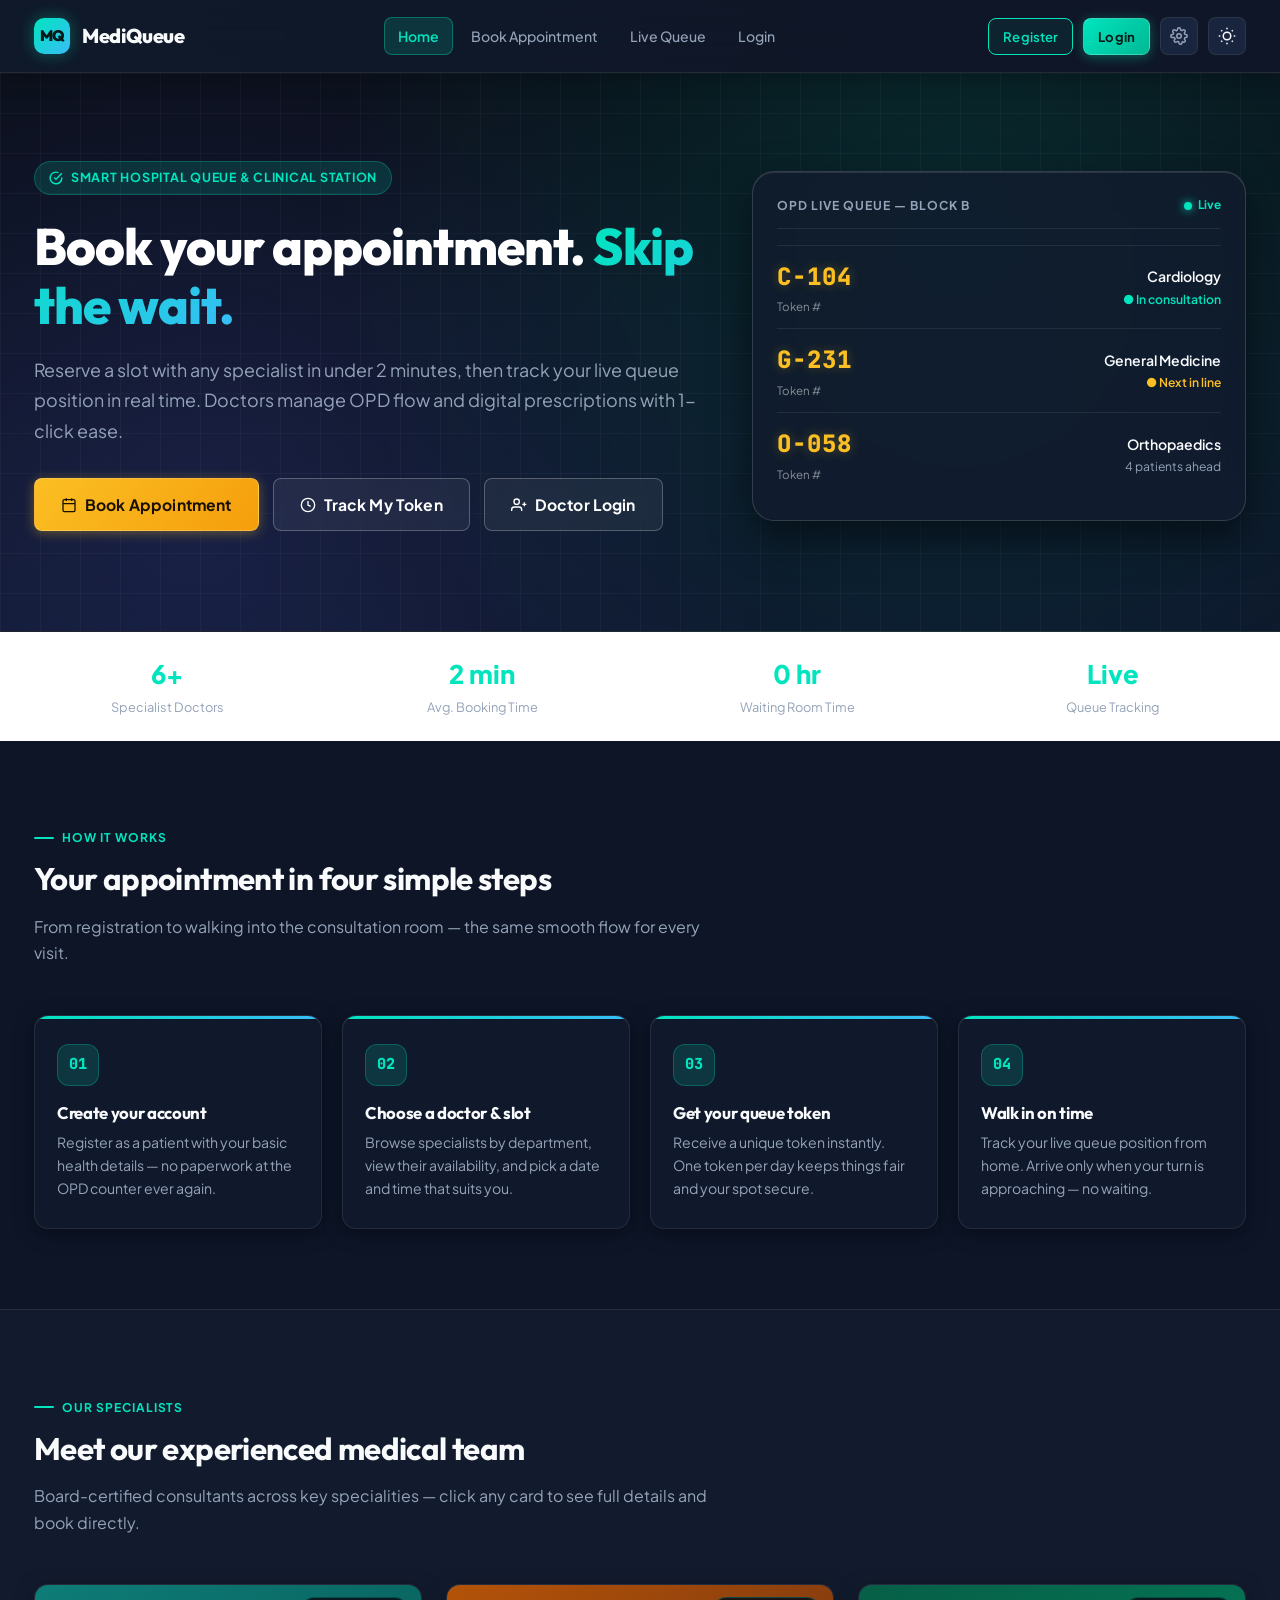
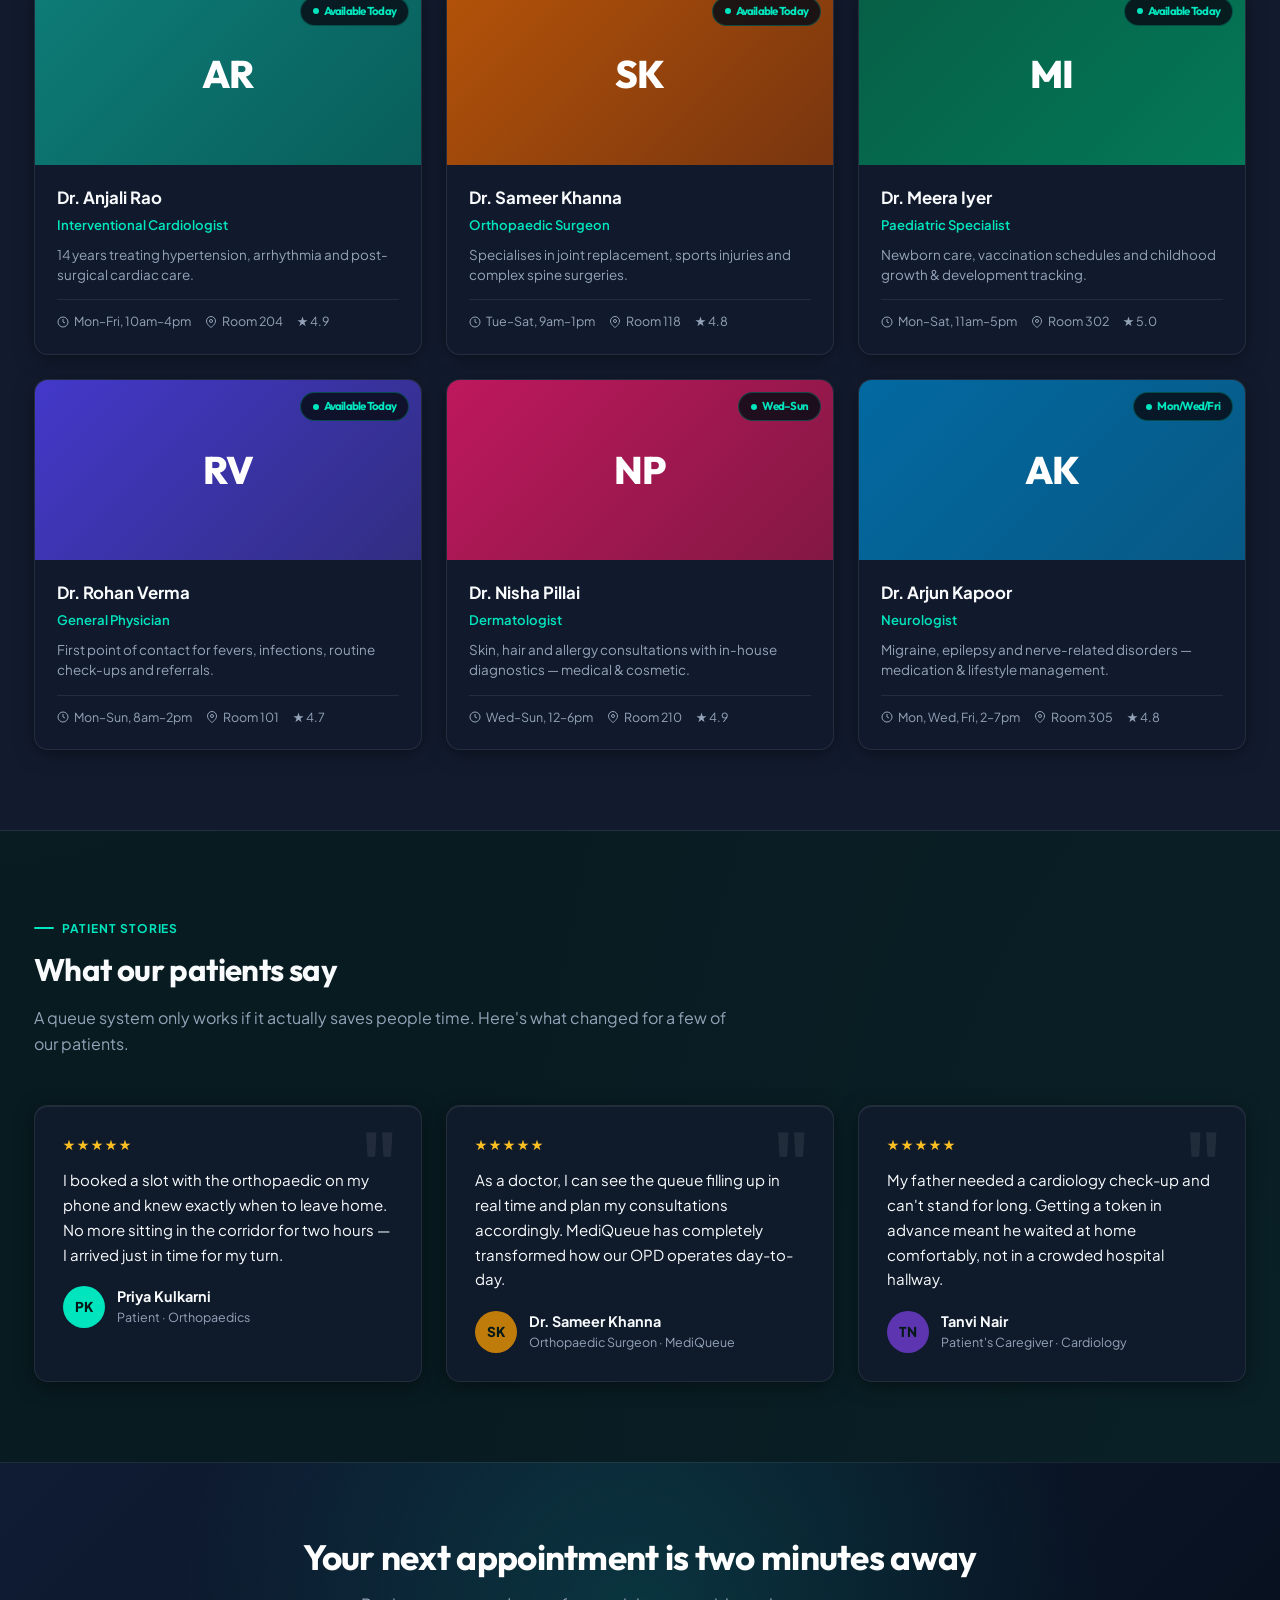
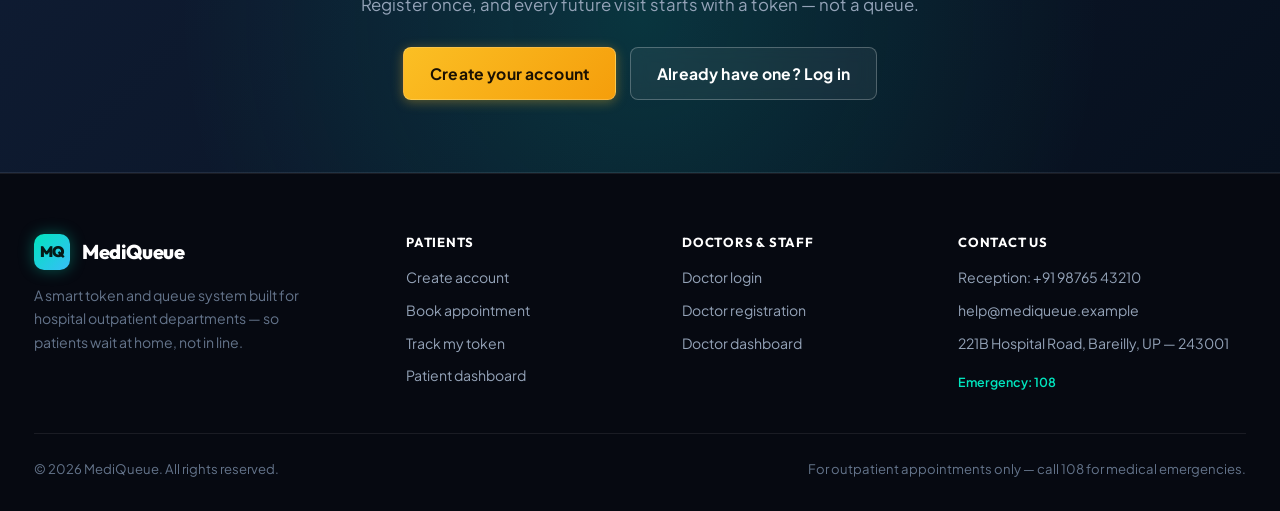
<file: index.html>
<!DOCTYPE html>
<html lang="en">
<head>
<meta charset="UTF-8">
<meta name="viewport" content="width=device-width, initial-scale=1.0">
<title>MediQueue — Hospital Queue Management System</title>
<meta name="description" content="Book appointments and track your queue token live with MediQueue — the smart outpatient queue management system for modern hospitals.">
<link rel="stylesheet" href="styles.css">
</head>
<body>

<!-- ===== Navbar ===== -->
<header class="navbar">
  <div class="container nav-inner">
    <a href="index.html" class="logo">
      <span class="logo-mark">MQ</span>
      MediQueue
    </a>
    <button class="nav-toggle" aria-label="Toggle navigation" aria-expanded="false">
      <svg viewBox="0 0 24 24" fill="none" stroke="currentColor" stroke-width="2"><line x1="3" y1="6" x2="21" y2="6"/><line x1="3" y1="12" x2="21" y2="12"/><line x1="3" y1="18" x2="21" y2="18"/></svg>
    </button>
    <ul class="nav-links">
      <li><a href="index.html" class="active">Home</a></li>
      <li><a href="book-appointment.html">Book Appointment</a></li>
      <li><a href="my-token.html">Live Queue</a></li>
      <li><a href="login.html">Login</a></li>
    </ul>
    <div class="nav-cta">
      <!-- Dynamically customized by script.js with strict role privacy -->
      <a href="login.html" class="btn btn-primary btn-sm">Log in</a>
      <a href="settings.html" class="nav-icon-btn" aria-label="Settings" title="Settings">
        <svg viewBox="0 0 24 24" fill="none" stroke="currentColor" stroke-width="2"><circle cx="12" cy="12" r="3"/><path d="M19.4 15a1.65 1.65 0 00.33 1.82l.06.06a2 2 0 11-2.83 2.83l-.06-.06a1.65 1.65 0 00-1.82-.33 1.65 1.65 0 00-1 1.51V21a2 2 0 11-4 0v-.09a1.65 1.65 0 00-1-1.51 1.65 1.65 0 00-1.82.33l-.06.06a2 2 0 11-2.83-2.83l.06-.06a1.65 1.65 0 00.33-1.82 1.65 1.65 0 00-1.51-1H3a2 2 0 110-4h.09a1.65 1.65 0 001.51-1 1.65 1.65 0 00-.33-1.82l-.06-.06a2 2 0 112.83-2.83l.06.06a1.65 1.65 0 001.82.33H9a1.65 1.65 0 001-1.51V3a2 2 0 114 0v.09a1.65 1.65 0 001 1.51 1.65 1.65 0 001.82-.33l.06-.06a2 2 0 112.83 2.83l-.06.06a1.65 1.65 0 00-.33 1.82V9a1.65 1.65 0 001.51 1H21a2 2 0 110 4h-.09a1.65 1.65 0 00-1.51 1z"/></svg>
      </a>
      <button type="button" class="theme-toggle-btn" id="theme-toggle" aria-label="Toggle theme" title="Toggle Dark/Light Mode">
        <svg class="sun-icon" viewBox="0 0 24 24" fill="none" stroke="currentColor" stroke-width="2"><circle cx="12" cy="12" r="5"/><line x1="12" y1="1" x2="12" y2="3"/><line x1="12" y1="21" x2="12" y2="23"/><line x1="4.22" y1="4.22" x2="5.64" y2="5.64"/><line x1="18.36" y1="18.36" x2="19.78" y2="19.78"/><line x1="1" y1="12" x2="3" y2="12"/><line x1="21" y1="12" x2="23" y2="12"/><line x1="4.22" y1="19.78" x2="5.64" y2="18.36"/><line x1="18.36" y1="5.64" x2="19.78" y2="4.22"/></svg>
        <svg class="moon-icon" viewBox="0 0 24 24" fill="none" stroke="currentColor" stroke-width="2" style="display:none;"><path d="M21 12.79A9 9 0 1 1 11.21 3 7 7 0 0 0 21 12.79z"/></svg>
      </button>
    </div>
  </div>
</header>

<!-- ===== Hero ===== -->
<section class="hero">
  <div class="container hero-grid">
    <div>
      <div class="hero-eyebrow">
        <svg width="14" height="14" viewBox="0 0 24 24" fill="none" stroke="currentColor" stroke-width="2.5"><path d="M22 11.08V12a10 10 0 11-5.93-9.14"/><polyline points="22 4 12 14.01 9 11.01"/></svg>
        Smart Hospital Queue & Clinical Station
      </div>
      <h1>Book your appointment. <span>Skip the wait.</span></h1>
      <p class="lead">Reserve a slot with any specialist in under 2 minutes, then track your live queue position in real time. Doctors manage OPD flow and digital prescriptions with 1-click ease.</p>
      <div class="hero-actions">
        <a href="book-appointment.html" class="btn btn-secondary btn-lg">
          <svg viewBox="0 0 24 24" fill="none" stroke="currentColor" stroke-width="2"><rect x="3" y="4" width="18" height="18" rx="2"/><line x1="16" y1="2" x2="16" y2="6"/><line x1="8" y1="2" x2="8" y2="6"/><line x1="3" y1="10" x2="21" y2="10"/></svg>
          Book Appointment
        </a>
        <a href="my-token.html" class="btn btn-outline-white btn-lg">
          <svg viewBox="0 0 24 24" fill="none" stroke="currentColor" stroke-width="2"><circle cx="12" cy="12" r="10"/><polyline points="12 6 12 12 16 14"/></svg>
          Track My Token
        </a>
        <a href="doctor-dashboard.html" class="btn btn-outline-white btn-lg">
          <svg viewBox="0 0 24 24" fill="none" stroke="currentColor" stroke-width="2"><path d="M16 21v-2a4 4 0 0 0-4-4H5a4 4 0 0 0-4 4v2"/><circle cx="8.5" cy="7" r="4"/><line x1="20" y1="8" x2="20" y2="14"/><line x1="23" y1="11" x2="17" y2="11"/></svg>
          Doctor Station
        </a>
      </div>
    </div>

    <div class="board">
      <div class="board-header">
        <span class="board-label">OPD Live Queue — Block B</span>
        <span class="board-live">Live</span>
      </div>
      <div class="board-row">
        <div>
          <div class="token-chip" id="board-now">C-104</div>
          <div style="font-size:0.72rem;color:rgba(255,255,255,0.5);margin-top:2px;">Token #</div>
        </div>
        <div class="token-meta">
          <div class="token-dept">Cardiology</div>
          <div class="token-status serving">● In consultation</div>
        </div>
      </div>
      <div class="board-row">
        <div>
          <div class="token-chip">G-231</div>
          <div style="font-size:0.72rem;color:rgba(255,255,255,0.5);margin-top:2px;">Token #</div>
        </div>
        <div class="token-meta">
          <div class="token-dept">General Medicine</div>
          <div class="token-status next">● Next in line</div>
        </div>
      </div>
      <div class="board-row">
        <div>
          <div class="token-chip">O-058</div>
          <div style="font-size:0.72rem;color:rgba(255,255,255,0.5);margin-top:2px;">Token #</div>
        </div>
        <div class="token-meta">
          <div class="token-dept">Orthopaedics</div>
          <div class="token-status">4 patients ahead</div>
        </div>
      </div>
    </div>
  </div>
</section>

<!-- ===== Stats Bar ===== -->
<div style="background:#fff; border-bottom:1px solid var(--line);">
  <div class="container" style="display:grid; grid-template-columns:repeat(4,1fr); gap:0; text-align:center; padding:0;">
    <div style="padding:22px 16px; border-right:1px solid var(--line);">
      <div style="font-size:1.6rem;font-weight:800;color:var(--teal);">6+</div>
      <div style="font-size:0.8rem;color:var(--slate);margin-top:2px;">Specialist Doctors</div>
    </div>
    <div style="padding:22px 16px; border-right:1px solid var(--line);">
      <div style="font-size:1.6rem;font-weight:800;color:var(--teal);">2 min</div>
      <div style="font-size:0.8rem;color:var(--slate);margin-top:2px;">Avg. Booking Time</div>
    </div>
    <div style="padding:22px 16px; border-right:1px solid var(--line);">
      <div style="font-size:1.6rem;font-weight:800;color:var(--teal);">0 hr</div>
      <div style="font-size:0.8rem;color:var(--slate);margin-top:2px;">Waiting Room Time</div>
    </div>
    <div style="padding:22px 16px;">
      <div style="font-size:1.6rem;font-weight:800;color:var(--teal);">Live</div>
      <div style="font-size:0.8rem;color:var(--slate);margin-top:2px;">Queue Tracking</div>
    </div>
  </div>
</div>

<!-- ===== How It Works ===== -->
<section class="bg-soft">
  <div class="container">
    <div class="section-head">
      <div class="section-label">How It Works</div>
      <h2>Your appointment in four simple steps</h2>
      <p>From registration to walking into the consultation room — the same smooth flow for every visit.</p>
    </div>
    <div class="steps">
      <div class="step-card">
        <div class="step-num">01</div>
        <h3>Create your account</h3>
        <p>Register as a patient with your basic health details — no paperwork at the OPD counter ever again.</p>
      </div>
      <div class="step-card">
        <div class="step-num">02</div>
        <h3>Choose a doctor &amp; slot</h3>
        <p>Browse specialists by department, view their availability, and pick a date and time that suits you.</p>
      </div>
      <div class="step-card">
        <div class="step-num">03</div>
        <h3>Get your queue token</h3>
        <p>Receive a unique token instantly. One token per day keeps things fair and your spot secure.</p>
      </div>
      <div class="step-card">
        <div class="step-num">04</div>
        <h3>Walk in on time</h3>
        <p>Track your live queue position from home. Arrive only when your turn is approaching — no waiting.</p>
      </div>
    </div>
  </div>
</section>

<!-- ===== Doctors ===== -->
<section class="bg-white">
  <div class="container">
    <div class="section-head">
      <div class="section-label">Our Specialists</div>
      <h2>Meet our experienced medical team</h2>
      <p>Board-certified consultants across key specialities — click any card to see full details and book directly.</p>
    </div>
    <div class="doctor-grid">

      <div class="doctor-card" tabindex="0" role="button" aria-label="View Dr. Anjali Rao"
           data-initials="AR" data-color="c1" data-name="Dr. Anjali Rao"
           data-spec="Interventional Cardiologist"
           data-bio="14 years treating hypertension, arrhythmia and post-surgical cardiac care. Focused on preventive heart health and long-term management for chronic cardiac conditions. Former senior consultant at AIIMS Delhi."
           data-hours="Mon–Fri, 10am–4pm" data-room="204" data-exp="14" data-rating="4.9">
        <div class="doctor-photo c1">
          <span>AR</span>
          <div class="doctor-avail-badge">Available Today</div>
        </div>
        <div class="doctor-body">
          <div class="doctor-name">Dr. Anjali Rao</div>
          <div class="doctor-spec">Interventional Cardiologist</div>
          <p class="doctor-card-desc">14 years treating hypertension, arrhythmia and post-surgical cardiac care.</p>
          <div class="doctor-meta">
            <span>
              <svg width="12" height="12" viewBox="0 0 24 24" fill="none" stroke="currentColor" stroke-width="2"><circle cx="12" cy="12" r="10"/><polyline points="12 6 12 12 16 14"/></svg>
              Mon–Fri, 10am–4pm
            </span>
            <span>
              <svg width="12" height="12" viewBox="0 0 24 24" fill="none" stroke="currentColor" stroke-width="2"><path d="M21 10c0 7-9 13-9 13S3 17 3 10a9 9 0 0118 0z"/><circle cx="12" cy="10" r="3"/></svg>
              Room 204
            </span>
            <span>★ 4.9</span>
          </div>
        </div>
      </div>

      <div class="doctor-card" tabindex="0" role="button" aria-label="View Dr. Sameer Khanna"
           data-initials="SK" data-color="c2" data-name="Dr. Sameer Khanna"
           data-spec="Orthopaedic Surgeon"
           data-bio="Specialises in joint replacement, sports injuries and spine care. Particular interest in getting athletes and active patients back on their feet quickly and safely. 11 years of surgical experience."
           data-hours="Tue–Sat, 9am–1pm" data-room="118" data-exp="11" data-rating="4.8">
        <div class="doctor-photo c2">
          <span>SK</span>
          <div class="doctor-avail-badge">Available Today</div>
        </div>
        <div class="doctor-body">
          <div class="doctor-name">Dr. Sameer Khanna</div>
          <div class="doctor-spec">Orthopaedic Surgeon</div>
          <p class="doctor-card-desc">Specialises in joint replacement, sports injuries and complex spine surgeries.</p>
          <div class="doctor-meta">
            <span><svg width="12" height="12" viewBox="0 0 24 24" fill="none" stroke="currentColor" stroke-width="2"><circle cx="12" cy="12" r="10"/><polyline points="12 6 12 12 16 14"/></svg> Tue–Sat, 9am–1pm</span>
            <span><svg width="12" height="12" viewBox="0 0 24 24" fill="none" stroke="currentColor" stroke-width="2"><path d="M21 10c0 7-9 13-9 13S3 17 3 10a9 9 0 0118 0z"/><circle cx="12" cy="10" r="3"/></svg> Room 118</span>
            <span>★ 4.8</span>
          </div>
        </div>
      </div>

      <div class="doctor-card" tabindex="0" role="button" aria-label="View Dr. Meera Iyer"
           data-initials="MI" data-color="c3" data-name="Dr. Meera Iyer"
           data-spec="Paediatric Specialist"
           data-bio="Newborn care, vaccination schedules and childhood growth tracking. Works closely with parents to make check-ups calm and reassuring for young patients. Known for her gentle, child-friendly approach."
           data-hours="Mon–Sat, 11am–5pm" data-room="302" data-exp="9" data-rating="5.0">
        <div class="doctor-photo c3">
          <span>MI</span>
          <div class="doctor-avail-badge">Available Today</div>
        </div>
        <div class="doctor-body">
          <div class="doctor-name">Dr. Meera Iyer</div>
          <div class="doctor-spec">Paediatric Specialist</div>
          <p class="doctor-card-desc">Newborn care, vaccination schedules and childhood growth &amp; development tracking.</p>
          <div class="doctor-meta">
            <span><svg width="12" height="12" viewBox="0 0 24 24" fill="none" stroke="currentColor" stroke-width="2"><circle cx="12" cy="12" r="10"/><polyline points="12 6 12 12 16 14"/></svg> Mon–Sat, 11am–5pm</span>
            <span><svg width="12" height="12" viewBox="0 0 24 24" fill="none" stroke="currentColor" stroke-width="2"><path d="M21 10c0 7-9 13-9 13S3 17 3 10a9 9 0 0118 0z"/><circle cx="12" cy="10" r="3"/></svg> Room 302</span>
            <span>★ 5.0</span>
          </div>
        </div>
      </div>

      <div class="doctor-card" tabindex="0" role="button" aria-label="View Dr. Rohan Verma"
           data-initials="RV" data-color="c4" data-name="Dr. Rohan Verma"
           data-spec="General Physician"
           data-bio="First point of contact for fevers, infections and routine check-ups. Coordinates referrals to specialists when a visit needs closer attention. Available every day of the week for urgent consultations."
           data-hours="Mon–Sun, 8am–2pm" data-room="101" data-exp="7" data-rating="4.7">
        <div class="doctor-photo c4">
          <span>RV</span>
          <div class="doctor-avail-badge">Available Today</div>
        </div>
        <div class="doctor-body">
          <div class="doctor-name">Dr. Rohan Verma</div>
          <div class="doctor-spec">General Physician</div>
          <p class="doctor-card-desc">First point of contact for fevers, infections, routine check-ups and referrals.</p>
          <div class="doctor-meta">
            <span><svg width="12" height="12" viewBox="0 0 24 24" fill="none" stroke="currentColor" stroke-width="2"><circle cx="12" cy="12" r="10"/><polyline points="12 6 12 12 16 14"/></svg> Mon–Sun, 8am–2pm</span>
            <span><svg width="12" height="12" viewBox="0 0 24 24" fill="none" stroke="currentColor" stroke-width="2"><path d="M21 10c0 7-9 13-9 13S3 17 3 10a9 9 0 0118 0z"/><circle cx="12" cy="10" r="3"/></svg> Room 101</span>
            <span>★ 4.7</span>
          </div>
        </div>
      </div>

      <div class="doctor-card" tabindex="0" role="button" aria-label="View Dr. Nisha Pillai"
           data-initials="NP" data-color="c5" data-name="Dr. Nisha Pillai"
           data-spec="Dermatologist"
           data-bio="Skin, hair and allergy consultations with in-house diagnostics. Offers both medical and cosmetic dermatology, tailored to each patient's skin type and lifestyle. 8 years of specialised practice."
           data-hours="Wed–Sun, 12pm–6pm" data-room="210" data-exp="8" data-rating="4.9">
        <div class="doctor-photo c5">
          <span>NP</span>
          <div class="doctor-avail-badge">Wed–Sun</div>
        </div>
        <div class="doctor-body">
          <div class="doctor-name">Dr. Nisha Pillai</div>
          <div class="doctor-spec">Dermatologist</div>
          <p class="doctor-card-desc">Skin, hair and allergy consultations with in-house diagnostics — medical &amp; cosmetic.</p>
          <div class="doctor-meta">
            <span><svg width="12" height="12" viewBox="0 0 24 24" fill="none" stroke="currentColor" stroke-width="2"><circle cx="12" cy="12" r="10"/><polyline points="12 6 12 12 16 14"/></svg> Wed–Sun, 12–6pm</span>
            <span><svg width="12" height="12" viewBox="0 0 24 24" fill="none" stroke="currentColor" stroke-width="2"><path d="M21 10c0 7-9 13-9 13S3 17 3 10a9 9 0 0118 0z"/><circle cx="12" cy="10" r="3"/></svg> Room 210</span>
            <span>★ 4.9</span>
          </div>
        </div>
      </div>

      <div class="doctor-card" tabindex="0" role="button" aria-label="View Dr. Arjun Kapoor"
           data-initials="AK" data-color="c6" data-name="Dr. Arjun Kapoor"
           data-spec="Neurologist"
           data-bio="Migraine, epilepsy and nerve-related disorders across all ages. Combines medication management with lifestyle guidance for long-term neurological care. 12 years of clinical and research experience."
           data-hours="Mon, Wed, Fri, 2pm–7pm" data-room="305" data-exp="12" data-rating="4.8">
        <div class="doctor-photo c6">
          <span>AK</span>
          <div class="doctor-avail-badge">Mon/Wed/Fri</div>
        </div>
        <div class="doctor-body">
          <div class="doctor-name">Dr. Arjun Kapoor</div>
          <div class="doctor-spec">Neurologist</div>
          <p class="doctor-card-desc">Migraine, epilepsy and nerve-related disorders — medication &amp; lifestyle management.</p>
          <div class="doctor-meta">
            <span><svg width="12" height="12" viewBox="0 0 24 24" fill="none" stroke="currentColor" stroke-width="2"><circle cx="12" cy="12" r="10"/><polyline points="12 6 12 12 16 14"/></svg> Mon, Wed, Fri, 2–7pm</span>
            <span><svg width="12" height="12" viewBox="0 0 24 24" fill="none" stroke="currentColor" stroke-width="2"><path d="M21 10c0 7-9 13-9 13S3 17 3 10a9 9 0 0118 0z"/><circle cx="12" cy="10" r="3"/></svg> Room 305</span>
            <span>★ 4.8</span>
          </div>
        </div>
      </div>

    </div>
  </div>
</section>

<!-- ===== Doctor Modal ===== -->
<div class="modal-overlay" id="modal-overlay">
  <div class="modal-card" id="doctor-modal">
    <div class="modal-photo c1" id="m-photo">AR</div>
    <div class="modal-body">
      <button class="modal-close" id="modal-close" aria-label="Close modal">
        <svg viewBox="0 0 24 24" fill="none" stroke="currentColor" stroke-width="2.5"><line x1="18" y1="6" x2="6" y2="18"/><line x1="6" y1="6" x2="18" y2="18"/></svg>
      </button>
      <div class="modal-doctor-name" id="m-name">—</div>
      <div class="modal-doctor-spec" id="m-spec">—</div>
      <p class="modal-bio" id="m-bio">—</p>
      <div class="modal-meta">
        <span class="modal-tag" id="m-hours">—</span>
        <span class="modal-tag" id="m-room">—</span>
        <span class="modal-tag" id="m-exp">—</span>
        <span class="modal-tag" id="m-rating">—</span>
      </div>
      <div class="modal-actions">
        <a href="book-appointment.html" class="btn btn-primary btn-block" id="m-book">Book Appointment</a>
        <button class="btn btn-ghost" id="modal-close-2">Close</button>
      </div>
    </div>
  </div>
</div>

<!-- ===== Testimonials ===== -->
<section class="bg-teal-soft">
  <div class="container">
    <div class="section-head">
      <div class="section-label">Patient Stories</div>
      <h2>What our patients say</h2>
      <p>A queue system only works if it actually saves people time. Here's what changed for a few of our patients.</p>
    </div>
    <div class="testimonial-grid">
      <div class="testimonial-card">
        <div class="stars">★★★★★</div>
        <p class="testimonial-quote">I booked a slot with the orthopaedic on my phone and knew exactly when to leave home. No more sitting in the corridor for two hours — I arrived just in time for my turn.</p>
        <div class="testimonial-person">
          <div class="avatar" style="background:var(--teal);">PK</div>
          <div>
            <div class="person-name">Priya Kulkarni</div>
            <div class="person-role">Patient · Orthopaedics</div>
          </div>
        </div>
      </div>
      <div class="testimonial-card">
        <div class="stars">★★★★★</div>
        <p class="testimonial-quote">As a doctor, I can see the queue filling up in real time and plan my consultations accordingly. MediQueue has completely transformed how our OPD operates day-to-day.</p>
        <div class="testimonial-person">
          <div class="avatar" style="background:#C07C0A;">SK</div>
          <div>
            <div class="person-name">Dr. Sameer Khanna</div>
            <div class="person-role">Orthopaedic Surgeon · MediQueue</div>
          </div>
        </div>
      </div>
      <div class="testimonial-card">
        <div class="stars">★★★★★</div>
        <p class="testimonial-quote">My father needed a cardiology check-up and can't stand for long. Getting a token in advance meant he waited at home comfortably, not in a crowded hospital hallway.</p>
        <div class="testimonial-person">
          <div class="avatar" style="background:#5E35B1;">TN</div>
          <div>
            <div class="person-name">Tanvi Nair</div>
            <div class="person-role">Patient's Caregiver · Cardiology</div>
          </div>
        </div>
      </div>
    </div>
  </div>
</section>

<!-- ===== CTA Band ===== -->
<div class="cta-band">
  <div class="container">
    <h2>Your next appointment is two minutes away</h2>
    <p>Register once, and every future visit starts with a token — not a queue.</p>
    <div style="display:flex;gap:14px;justify-content:center;flex-wrap:wrap;position:relative;">
      <a href="register.html" class="btn btn-secondary btn-lg">Create your account</a>
      <a href="login.html" class="btn btn-outline-white btn-lg">Already have one? Log in</a>
    </div>
  </div>
</div>

<!-- ===== Footer ===== -->
<footer>
  <div class="container">
    <div class="footer-grid">
      <div class="footer-brand">
        <div class="logo" style="margin-bottom:14px;">
          <span class="logo-mark">MQ</span>
          MediQueue
        </div>
        <p>A smart token and queue system built for hospital outpatient departments — so patients wait at home, not in line.</p>
      </div>
      <div class="footer-col">
        <h4>Patients</h4>
        <ul>
          <li><a href="register.html">Create account</a></li>
          <li><a href="book-appointment.html">Book appointment</a></li>
          <li><a href="my-token.html">Track my token</a></li>
          <li><a href="dashboard.html">Patient dashboard</a></li>
        </ul>
      </div>
      <div class="footer-col">
        <h4>Doctors &amp; Staff</h4>
        <ul>
          <li><a href="login.html">Doctor login</a></li>
          <li><a href="register.html">Doctor registration</a></li>
          <li><a href="dashboard.html">Doctor dashboard</a></li>
        </ul>
      </div>
      <div class="footer-col">
        <h4>Contact Us</h4>
        <ul>
          <li>Reception: +91 98765 43210</li>
          <li>help@mediqueue.example</li>
          <li>221B Hospital Road, Bareilly, UP — 243001</li>
          <li style="margin-top:6px;"><span class="footer-tag">Emergency: 108</span></li>
        </ul>
      </div>
    </div>
    <div class="footer-bottom">
      <span>© 2026 MediQueue. All rights reserved.</span>
      <span>For outpatient appointments only — call 108 for medical emergencies.</span>
    </div>
  </div>
</footer>

<script src="script.js"></script>
<script>
  // Secondary modal close button
  document.getElementById('modal-close-2')?.addEventListener('click', () => {
    document.getElementById('modal-overlay')?.classList.remove('open');
    document.body.style.overflow = '';
  });
</script>
</body>
</html>
</file>
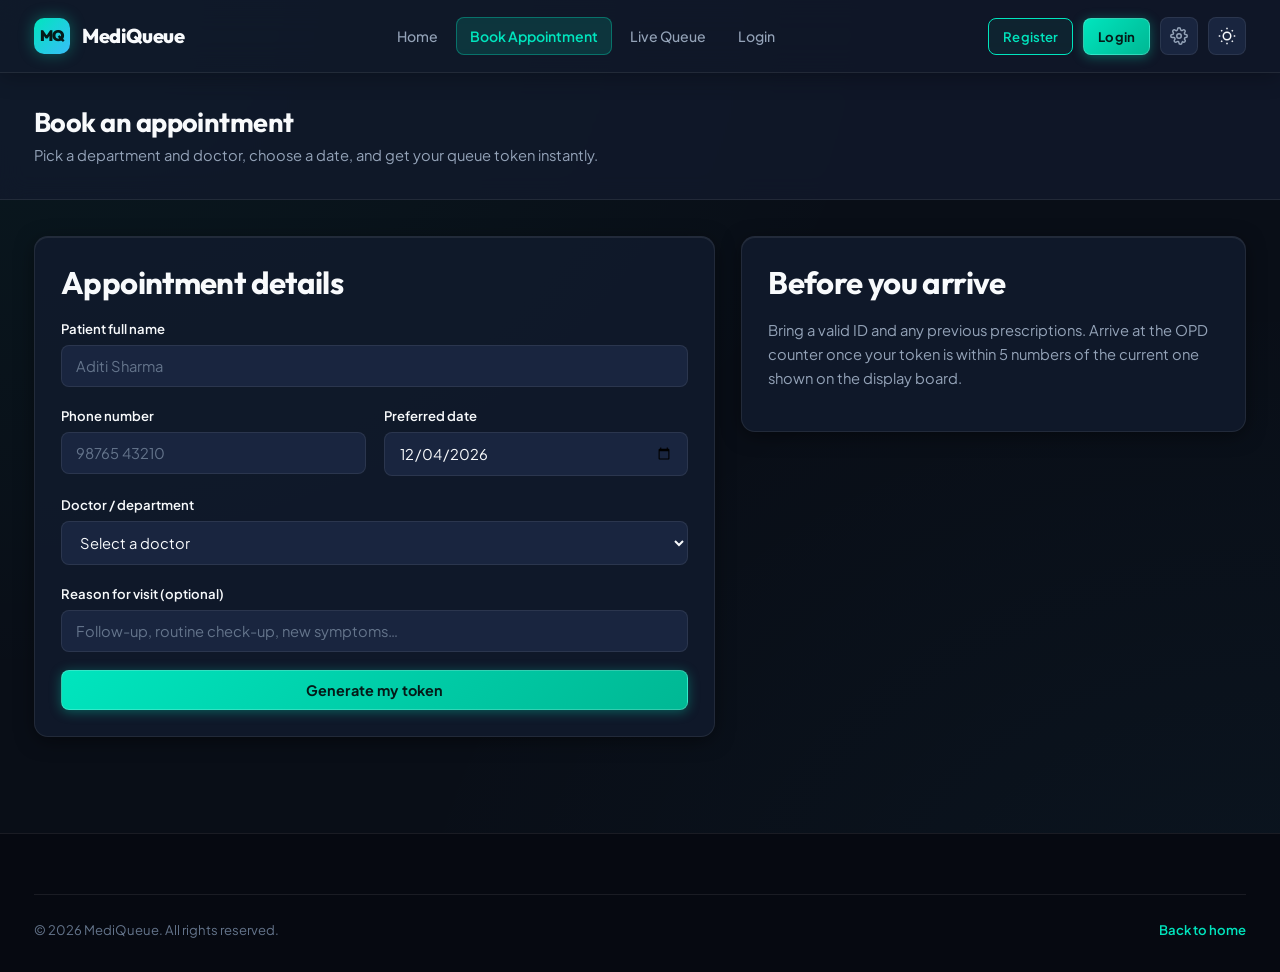
<file: book-appointment.html>
<!DOCTYPE html>
<html lang="en">
<head>
<meta charset="UTF-8">
<meta name="viewport" content="width=device-width, initial-scale=1.0">
<title>Book Appointment — MediQueue</title>
<link rel="preconnect" href="https://fonts.googleapis.com">
<link rel="preconnect" href="https://fonts.gstatic.com" crossorigin>
<link href="https://fonts.googleapis.com/css2?family=JetBrains+Mono:wght@400;500;600;700;800&family=Outfit:wght@400;500;600;700;800;900&family=Plus+Jakarta+Sans:wght@300;400;500;600;700;800&display=swap" rel="stylesheet">
<link rel="stylesheet" href="styles.css">
</head>
<body>

<header class="navbar">
  <div class="container nav-inner">
    <a href="index.html" class="logo">
      <span class="logo-mark">MQ</span>
      MediQueue
    </a>
    <button class="nav-toggle" aria-label="Toggle navigation">
      <svg viewBox="0 0 24 24" fill="none" stroke="currentColor" stroke-width="2"><line x1="3" y1="6" x2="21" y2="6"/><line x1="3" y1="12" x2="21" y2="12"/><line x1="3" y1="18" x2="21" y2="18"/></svg>
    </button>
    <ul class="nav-links">
      <li><a href="index.html">Home</a></li>
      <li><a href="book-appointment.html" class="active">Book Appointment</a></li>
      <li><a href="my-token.html">Live Queue</a></li>
      <li><a href="login.html">Login</a></li>
    </ul>
    <div class="nav-cta">
      <a href="login.html" class="btn btn-primary btn-sm">Login</a>
      <a href="settings.html" class="nav-icon-btn" aria-label="Settings" title="Settings">
        <svg viewBox="0 0 24 24" fill="none" stroke="currentColor" stroke-width="2"><circle cx="12" cy="12" r="3"/><path d="M19.4 15a1.65 1.65 0 00.33 1.82l.06.06a2 2 0 11-2.83 2.83l-.06-.06a1.65 1.65 0 00-1.82-.33 1.65 1.65 0 00-1 1.51V21a2 2 0 11-4 0v-.09a1.65 1.65 0 00-1-1.51 1.65 1.65 0 00-1.82.33l-.06.06a2 2 0 11-2.83-2.83l.06-.06a1.65 1.65 0 00.33-1.82 1.65 1.65 0 00-1.51-1H3a2 2 0 110-4h.09a1.65 1.65 0 001.51-1 1.65 1.65 0 00-.33-1.82l-.06-.06a2 2 0 112.83-2.83l.06.06a1.65 1.65 0 001.82.33H9a1.65 1.65 0 001-1.51V3a2 2 0 114 0v.09a1.65 1.65 0 001 1.51 1.65 1.65 0 001.82-.33l.06-.06a2 2 0 112.83 2.83l-.06.06a1.65 1.65 0 00-.33 1.82V9a1.65 1.65 0 001.51 1H21a2 2 0 110 4h-.09a1.65 1.65 0 00-1.51 1z"/></svg>
      </a>
      <button type="button" class="theme-toggle-btn" id="theme-toggle" aria-label="Toggle theme" title="Toggle Dark/Light Mode">
        <svg class="sun-icon" viewBox="0 0 24 24" fill="none" stroke="currentColor" stroke-width="2"><circle cx="12" cy="12" r="5"/><line x1="12" y1="1" x2="12" y2="3"/><line x1="12" y1="21" x2="12" y2="23"/><line x1="4.22" y1="4.22" x2="5.64" y2="5.64"/><line x1="18.36" y1="18.36" x2="19.78" y2="19.78"/><line x1="1" y1="12" x2="3" y2="12"/><line x1="21" y1="12" x2="23" y2="12"/><line x1="4.22" y1="19.78" x2="5.64" y2="18.36"/><line x1="18.36" y1="5.64" x2="19.78" y2="4.22"/></svg>
        <svg class="moon-icon" viewBox="0 0 24 24" fill="none" stroke="currentColor" stroke-width="2" style="display:none;"><path d="M21 12.79A9 9 0 1 1 11.21 3 7 7 0 0 0 21 12.79z"/></svg>
      </button>
    </div>
  </div>
</header>

<div class="app-header">
  <div class="container">
    <h1>Book an appointment</h1>
    <p>Pick a department and doctor, choose a date, and get your queue token instantly.</p>
  </div>
</div>

<div class="app-body">
  <div class="container two-col">

    <div class="panel-card">
      <h2>Appointment details</h2>
      <form id="book-appointment-form">
        <div class="field">
          <label for="patient-name">Patient full name</label>
          <input type="text" id="patient-name" placeholder="Aditi Sharma" required>
        </div>

        <div class="form-grid">
          <div class="field">
            <label for="patient-phone">Phone number</label>
            <input type="tel" id="patient-phone" placeholder="98765 43210">
          </div>
          <div class="field">
            <label for="appointment-date">Preferred date</label>
            <input type="date" id="appointment-date" required>
          </div>
        </div>

        <div class="field">
          <label for="doctor-select">Doctor / department</label>
          <select id="doctor-select" required>
            <option value="">Select a doctor</option>
            <option data-dept="Cardiology">Dr. Anjali Rao — Cardiology</option>
            <option data-dept="Orthopaedics">Dr. Sameer Khanna — Orthopaedics</option>
            <option data-dept="Pediatrics">Dr. Meera Iyer — Pediatrics</option>
            <option data-dept="General Medicine">Dr. Rohan Verma — General Medicine</option>
            <option data-dept="Dermatology">Dr. Nisha Pillai — Dermatology</option>
            <option data-dept="Neurology">Dr. Arjun Kapoor — Neurology</option>
          </select>
        </div>

        <div class="field">
          <label for="visit-reason">Reason for visit (optional)</label>
          <input type="text" id="visit-reason" placeholder="Follow-up, routine check-up, new symptoms…">
        </div>

        <button type="submit" class="btn btn-primary btn-block">Generate my token</button>
      </form>
    </div>

    <div>
      <div id="token-result" class="panel-card" style="display:none;">
        <h2>Your token is ready</h2>
        <div class="token-display">
          <div class="label">QUEUE TOKEN</div>
          <div class="code" id="token-result-code">—</div>
          <div class="sub" id="token-result-doctor">—</div>
          <div class="sub" id="token-result-date">—</div>
        </div>
        <p style="margin-top:16px; font-size:0.85rem;">Keep this token handy — you can look it up any time from the <a href="my-token.html" class="link-teal">My Token</a> page.</p>
      </div>

      <div class="panel-card">
        <h2>Before you arrive</h2>
        <p style="font-size:0.92rem;">Bring a valid ID and any previous prescriptions. Arrive at the OPD counter once your token is within 5 numbers of the current one shown on the display board.</p>
      </div>
    </div>

  </div>
</div>

<footer>
  <div class="container">
    <div class="footer-bottom">
      <span>© 2026 MediQueue. All rights reserved.</span>
      <span><a href="index.html" class="link-teal">Back to home</a></span>
    </div>
  </div>
</footer>

<script src="script.js"></script>
</body>
</html>
</file>
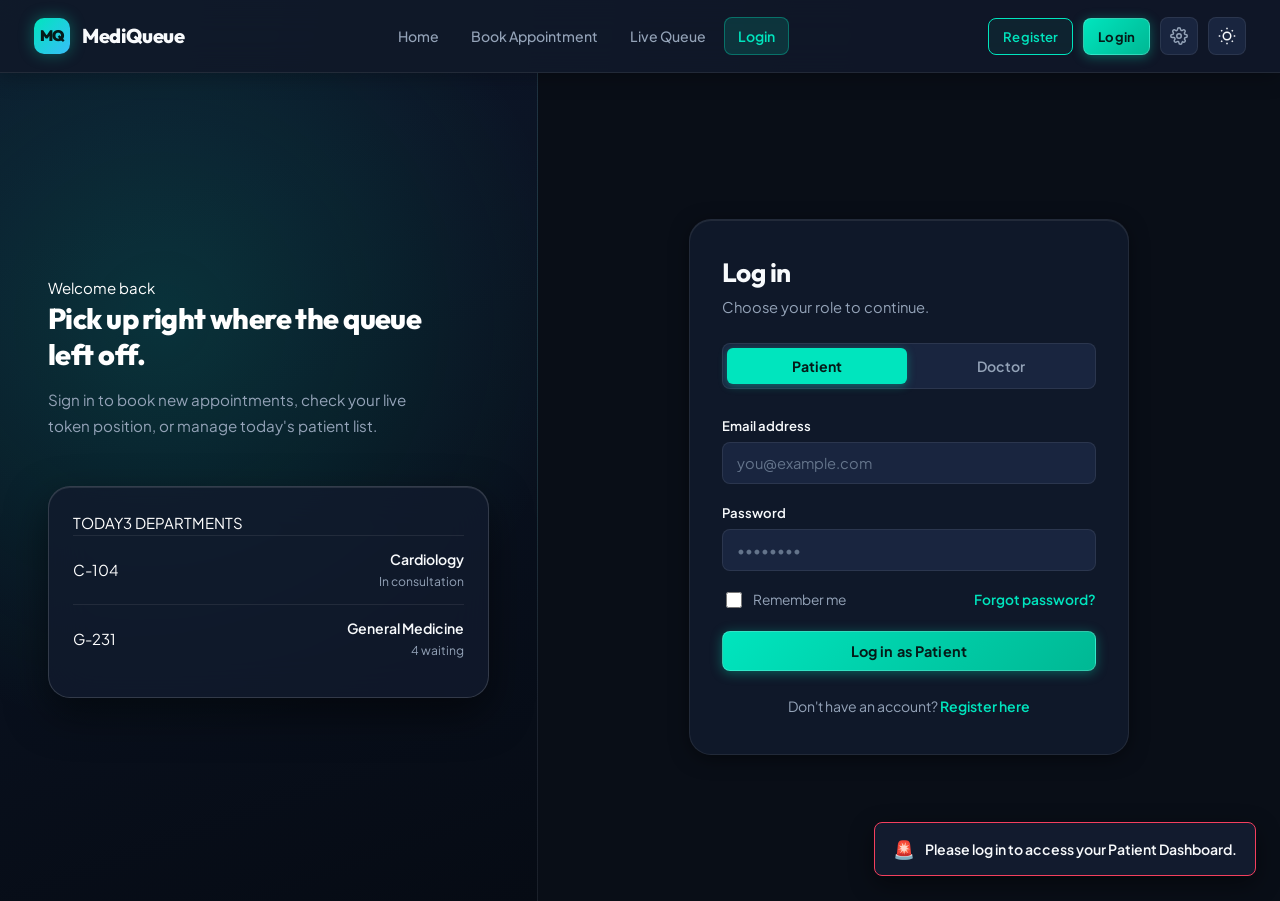
<file: dashboard.html>
<!DOCTYPE html>
<html lang="en">
<head>
<meta charset="UTF-8">
<meta name="viewport" content="width=device-width, initial-scale=1.0">
<title>Dashboard — MediQueue</title>
<link rel="preconnect" href="https://fonts.googleapis.com">
<link rel="preconnect" href="https://fonts.gstatic.com" crossorigin>
<link href="https://fonts.googleapis.com/css2?family=JetBrains+Mono:wght@400;500;600;700;800&family=Outfit:wght@400;500;600;700;800;900&family=Plus+Jakarta+Sans:wght@300;400;500;600;700;800&display=swap" rel="stylesheet">
<link rel="stylesheet" href="styles.css">
</head>
<body>

<header class="navbar">
  <div class="container nav-inner">
    <a href="index.html" class="logo">
      <span class="logo-mark">MQ</span>
      MediQueue
    </a>
    <button class="nav-toggle" aria-label="Toggle navigation">
      <svg viewBox="0 0 24 24" fill="none" stroke="currentColor" stroke-width="2"><line x1="3" y1="6" x2="21" y2="6"/><line x1="3" y1="12" x2="21" y2="12"/><line x1="3" y1="18" x2="21" y2="18"/></svg>
    </button>
    <ul class="nav-links">
      <li><a href="index.html">Home</a></li>
      <li><a href="dashboard.html" class="active">Patient Dashboard</a></li>
      <li><a href="book-appointment.html">Book Appointment</a></li>
      <li><a href="my-token.html">My Token</a></li>
    </ul>
    <div class="nav-cta">
      <!-- Dynamic role state rendered by script.js -->
      <a href="login.html" class="btn btn-primary btn-sm">Log in</a>
      <a href="settings.html" class="nav-icon-btn" aria-label="Settings" title="Settings">
        <svg viewBox="0 0 24 24" fill="none" stroke="currentColor" stroke-width="2"><circle cx="12" cy="12" r="3"/><path d="M19.4 15a1.65 1.65 0 00.33 1.82l.06.06a2 2 0 11-2.83 2.83l-.06-.06a1.65 1.65 0 00-1.82-.33 1.65 1.65 0 00-1 1.51V21a2 2 0 11-4 0v-.09a1.65 1.65 0 00-1-1.51 1.65 1.65 0 00-1.82.33l-.06.06a2 2 0 11-2.83-2.83l.06-.06a1.65 1.65 0 00.33-1.82 1.65 1.65 0 00-1.51-1H3a2 2 0 110-4h.09a1.65 1.65 0 001.51-1 1.65 1.65 0 00-.33-1.82l-.06-.06a2 2 0 112.83-2.83l.06.06a1.65 1.65 0 001.82.33H9a1.65 1.65 0 001-1.51V3a2 2 0 114 0v.09a1.65 1.65 0 001 1.51 1.65 1.65 0 001.82-.33l.06-.06a2 2 0 112.83 2.83l-.06.06a1.65 1.65 0 00-.33 1.82V9a1.65 1.65 0 001.51 1H21a2 2 0 110 4h-.09a1.65 1.65 0 00-1.51 1z"/></svg>
      </a>
      <button type="button" class="theme-toggle-btn" id="theme-toggle" aria-label="Toggle theme" title="Toggle Dark/Light Mode">
        <svg class="sun-icon" viewBox="0 0 24 24" fill="none" stroke="currentColor" stroke-width="2"><circle cx="12" cy="12" r="5"/><line x1="12" y1="1" x2="12" y2="3"/><line x1="12" y1="21" x2="12" y2="23"/><line x1="4.22" y1="4.22" x2="5.64" y2="5.64"/><line x1="18.36" y1="18.36" x2="19.78" y2="19.78"/><line x1="1" y1="12" x2="3" y2="12"/><line x1="21" y1="12" x2="23" y2="12"/><line x1="4.22" y1="19.78" x2="5.64" y2="18.36"/><line x1="18.36" y1="5.64" x2="19.78" y2="4.22"/></svg>
        <svg class="moon-icon" viewBox="0 0 24 24" fill="none" stroke="currentColor" stroke-width="2" style="display:none;"><path d="M21 12.79A9 9 0 1 1 11.21 3 7 7 0 0 0 21 12.79z"/></svg>
      </button>
    </div>
  </div>
</header>

<div class="app-header">
  <div class="container">
    <div style="display:flex; justify-content:space-between; align-items:center; flex-wrap:wrap; gap:16px;">
      <div>
        <h1 id="dashboard-greeting">Good morning, Aditi</h1>
        <p>Live outpatient queue status and active consultation tracking.</p>
      </div>
      <div>
        <a href="book-appointment.html" class="btn btn-primary btn-sm">+ Book New Appointment</a>
      </div>
    </div>
  </div>
</div>

<div class="app-body">
  <div class="container">

    <div class="stat-grid">
      <div class="stat-card accent">
        <div class="stat-value">G-231</div>
        <div class="stat-label">Your active token</div>
      </div>
      <div class="stat-card">
        <div class="stat-value">4</div>
        <div class="stat-label">Patients ahead of you</div>
      </div>
      <div class="stat-card">
        <div class="stat-value">~35 min</div>
        <div class="stat-label">Estimated wait</div>
      </div>
      <div class="stat-card">
        <div class="stat-value">3</div>
        <div class="stat-label">Past appointments</div>
      </div>
    </div>

    <div class="two-col">
      <div>
        <div class="panel-card">
          <h2>Upcoming appointment</h2>
          <div class="table-responsive">
            <table class="table">
              <thead>
                <tr><th>Token</th><th>Doctor</th><th>Department</th><th>Date</th><th>Status</th></tr>
              </thead>
              <tbody>
                <tr>
                  <td>G-231</td>
                  <td>Dr. Rohan Verma</td>
                  <td>General Medicine</td>
                  <td>13 Sep 2026</td>
                  <td><span class="pill pill-waiting">Waiting</span></td>
                </tr>
              </tbody>
            </table>
          </div>
        </div>

        <div class="panel-card">
          <h2>Recent visits</h2>
          <div class="table-responsive">
            <table class="table">
              <thead>
                <tr><th>Token</th><th>Doctor</th><th>Department</th><th>Date</th><th>Status</th></tr>
              </thead>
              <tbody>
                <tr>
                  <td>C-104</td>
                  <td>Dr. Anjali Rao</td>
                  <td>Cardiology</td>
                  <td>02 Aug 2026</td>
                  <td><span class="pill pill-done">Done</span></td>
                </tr>
                <tr>
                  <td>O-058</td>
                  <td>Dr. Sameer Khanna</td>
                  <td>Orthopaedics</td>
                  <td>19 Jun 2026</td>
                  <td><span class="pill pill-done">Done</span></td>
                </tr>
                <tr>
                  <td>N-017</td>
                  <td>Dr. Arjun Kapoor</td>
                  <td>Neurology</td>
                  <td>04 May 2026</td>
                  <td><span class="pill pill-cancelled">Cancelled</span></td>
                </tr>
              </tbody>
            </table>
          </div>
        </div>
      </div>

      <div>
        <div class="panel-card">
          <h2>Quick actions</h2>
          <div style="display:flex; flex-direction:column; gap:12px;">
            <a href="book-appointment.html" class="btn btn-primary btn-block">Book new appointment</a>
            <a href="my-token.html" class="btn btn-outline btn-block">View my tokens</a>
            <a href="settings.html" class="btn btn-outline btn-block">Account settings</a>
          </div>
        </div>

        <div class="panel-card">
          <h2>Live queue snapshot</h2>
          <div class="board" style="background:var(--ink);">
            <div class="board-title"><span>NOW SERVING</span><span>OPD BLOCK B</span></div>
            <div class="board-row">
              <span class="token-code">C-104</span>
              <span class="token-meta"><div class="token-dept">Cardiology</div><div class="token-status">In consultation</div></span>
            </div>
            <div class="board-row">
              <span class="token-code">G-227</span>
              <span class="token-meta"><div class="token-dept">General Medicine</div><div class="token-status waiting">4 ahead of G-231</div></span>
            </div>
          </div>
        </div>
      </div>
    </div>

  </div>
</div>

<footer>
  <div class="container">
    <div class="footer-bottom">
      <span>© 2026 MediQueue. All rights reserved.</span>
      <span><a href="index.html" class="link-teal">Back to home</a></span>
    </div>
  </div>
</footer>

<script src="script.js"></script>
</body>
</html>
</file>
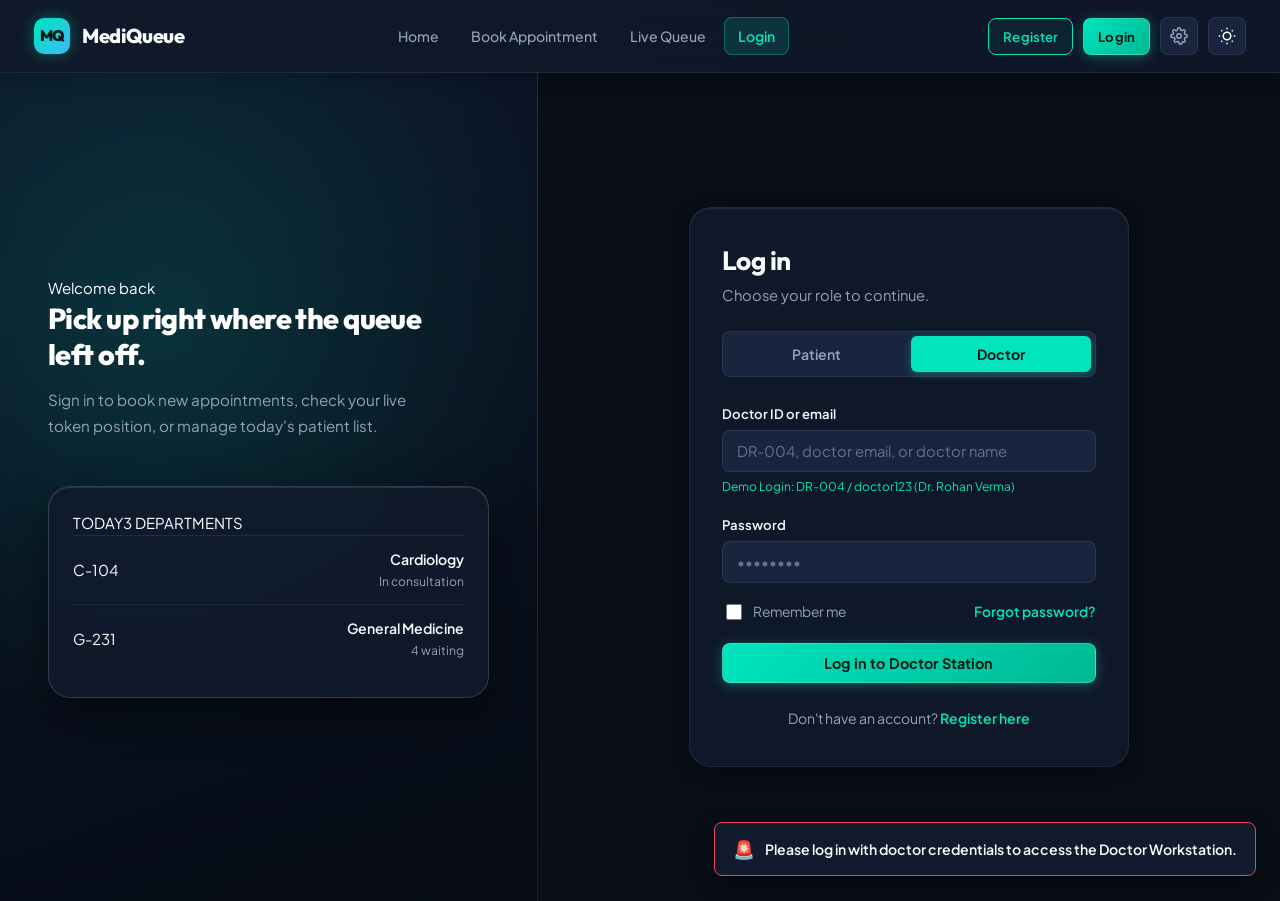
<file: doctor-dashboard.html>
<!DOCTYPE html>
<html lang="en">
<head>
<meta charset="UTF-8">
<meta name="viewport" content="width=device-width, initial-scale=1.0">
<title>Doctor Dashboard — MediQueue Clinical Station</title>
<meta name="description" content="Next-generation outpatient queue management and digital prescription workstation for doctors.">
<link rel="preconnect" href="https://fonts.googleapis.com">
<link rel="preconnect" href="https://fonts.gstatic.com" crossorigin>
<link href="https://fonts.googleapis.com/css2?family=JetBrains+Mono:wght@400;500;600;700;800&family=Outfit:wght@400;500;600;700;800;900&family=Plus+Jakarta+Sans:wght@300;400;500;600;700;800&display=swap" rel="stylesheet">
<link rel="stylesheet" href="styles.css">
</head>
<body>

<!-- ===== Global Header / Navbar ===== -->
<header class="navbar">
  <div class="container nav-inner">
    <a href="index.html" class="logo">
      <span class="logo-mark">MQ</span>
      MediQueue
    </a>
    
    <button class="nav-toggle" aria-label="Toggle navigation" aria-expanded="false">
      <svg viewBox="0 0 24 24" fill="none" stroke="currentColor" stroke-width="2"><line x1="3" y1="6" x2="21" y2="6"/><line x1="3" y1="12" x2="21" y2="12"/><line x1="3" y1="18" x2="21" y2="18"/></svg>
    </button>

    <ul class="nav-links">
      <li><a href="doctor-dashboard.html" class="active">Doctor Station <span class="nav-pill-badge">MD</span></a></li>
      <li><a href="my-token.html">Live OPD Queue</a></li>
      <li><a href="index.html">Home</a></li>
    </ul>

    <div class="nav-cta">
      <div class="nav-user-badge">
        <div class="avatar-sm" id="nav-doc-initials">RV</div>
        <span id="nav-doc-name">Dr. Rohan</span>
        <span class="role-tag doctor">Doctor</span>
      </div>

      <button class="btn btn-ghost btn-sm" id="doctor-logout-btn">Log out</button>

      <a href="settings.html" class="nav-icon-btn" aria-label="Settings" title="Settings">
        <svg viewBox="0 0 24 24" fill="none" stroke="currentColor" stroke-width="2"><circle cx="12" cy="12" r="3"/><path d="M19.4 15a1.65 1.65 0 00.33 1.82l.06.06a2 2 0 11-2.83 2.83l-.06-.06a1.65 1.65 0 00-1.82-.33 1.65 1.65 0 00-1 1.51V21a2 2 0 11-4 0v-.09a1.65 1.65 0 00-1-1.51 1.65 1.65 0 00-1.82.33l-.06.06a2 2 0 11-2.83-2.83l.06-.06a1.65 1.65 0 00.33-1.82 1.65 1.65 0 00-1.51-1H3a2 2 0 110-4h.09a1.65 1.65 0 001.51-1 1.65 1.65 0 00-.33-1.82l-.06-.06a2 2 0 112.83-2.83l.06.06a1.65 1.65 0 001.82.33H9a1.65 1.65 0 001-1.51V3a2 2 0 114 0v.09a1.65 1.65 0 001 1.51 1.65 1.65 0 001.82-.33l.06-.06a2 2 0 112.83 2.83l-.06.06a1.65 1.65 0 00-.33 1.82V9a1.65 1.65 0 001.51 1H21a2 2 0 110 4h-.09a1.65 1.65 0 00-1.51 1z"/></svg>
      </a>

      <!-- Theme Switcher on the right side -->
      <button type="button" class="theme-toggle-btn" id="theme-toggle" aria-label="Toggle theme" title="Toggle Dark/Light Mode">
        <svg class="sun-icon" viewBox="0 0 24 24" fill="none" stroke="currentColor" stroke-width="2" style="display:none;"><circle cx="12" cy="12" r="5"/><line x1="12" y1="1" x2="12" y2="3"/><line x1="12" y1="21" x2="12" y2="23"/><line x1="4.22" y1="4.22" x2="5.64" y2="5.64"/><line x1="18.36" y1="18.36" x2="19.78" y2="19.78"/><line x1="1" y1="12" x2="3" y2="12"/><line x1="21" y1="12" x2="23" y2="12"/><line x1="4.22" y1="19.78" x2="5.64" y2="18.36"/><line x1="18.36" y1="5.64" x2="19.78" y2="4.22"/></svg>
        <svg class="moon-icon" viewBox="0 0 24 24" fill="none" stroke="currentColor" stroke-width="2"><path d="M21 12.79A9 9 0 1 1 11.21 3 7 7 0 0 0 21 12.79z"/></svg>
      </button>
    </div>
  </div>
</header>

<!-- ===== App Header ===== -->
<div class="app-header">
  <div class="container">
    <div class="app-header-row">
      <div>
        <div class="section-label" style="margin-bottom:6px;">CLINICAL WORKSTATION & EHR</div>
        <h1 id="doc-hero-name">Dr. Rohan Verma, MD</h1>
        <p id="doc-hero-sub">Department of General Medicine · Consultation Room 101 · MCI Reg: MCI-101556</p>
      </div>
      <div style="display:flex; gap:10px; align-items:center;">
        <button type="button" class="btn btn-secondary btn-sm" id="btn-emergency-modal">
          <svg viewBox="0 0 24 24" fill="none" stroke="currentColor" stroke-width="2.5"><path d="M12 2v20M2 12h20"/></svg>
          Emergency Walk-In
        </button>
        <button type="button" class="btn btn-primary btn-sm" id="btn-call-next-header">
          <svg viewBox="0 0 24 24" fill="none" stroke="currentColor" stroke-width="2"><path d="M18 8A6 6 0 0 0 6 8c0 7-3 9-3 9h18s-3-2-3-9"/><path d="M13.73 21a2 2 0 0 1-3.46 0"/></svg>
          Call Next Patient
        </button>
      </div>
    </div>
  </div>
</div>

<div class="app-body">
  <div class="container">

    <!-- ===== Doctor OPD Command Bar ===== -->
    <div class="doctor-opd-bar">
      <div class="doc-info-group">
        <div class="doc-avatar-badge" id="doc-badge-avatar">RV</div>
        <div>
          <div class="doc-title-row">
            <h3 id="doc-bar-name">Dr. Rohan Verma</h3>
            <span class="pill pill-serving" id="opd-live-pill">OPD Active</span>
          </div>
          <div class="doc-meta-pills">
            <span class="doc-badge-pill" id="doc-bar-dept">General Medicine</span>
            <span class="doc-badge-pill" id="doc-bar-room">Room 101</span>
            <span class="doc-badge-pill">Hours: 08:00 – 14:00</span>
          </div>
        </div>
      </div>

      <div class="doc-controls-group">
        <!-- Switch Doctor Profile -->
        <div style="display:flex; align-items:center; gap:8px;">
          <label for="select-doctor-profile" style="font-size:0.8rem; font-weight:700; color:var(--slate);">Doctor:</label>
          <select id="select-doctor-profile" class="queue-filter-select" style="max-width:210px;">
            <!-- Populated dynamically by script.js -->
          </select>
        </div>

        <!-- OPD Status -->
        <div class="opd-status-selector">
          <span style="font-size:0.78rem; font-weight:700; color:var(--slate);">Status:</span>
          <select id="select-opd-status">
            <option value="active">🟢 Active & Calling</option>
            <option value="break">🟡 On 15m Break</option>
            <option value="closed">🔴 OPD Offline</option>
          </select>
        </div>

        <!-- Chime Sound Alert Toggle -->
        <button type="button" class="chime-btn active" id="btn-toggle-sound" title="Token call audio chime on/off">
          <svg viewBox="0 0 24 24" fill="none" stroke="currentColor" stroke-width="2"><polygon points="11 5 6 9 2 9 2 15 6 15 11 19 11 5"/><path d="M19.07 4.93a10 10 0 0 1 0 14.14M15.54 8.46a5 5 0 0 1 0 7.08"/></svg>
        </button>
      </div>
    </div>

    <!-- ===== Key Metrics Stat Grid ===== -->
    <div class="stat-grid">
      <div class="stat-card accent">
        <div class="stat-icon">
          <svg viewBox="0 0 24 24" fill="none" stroke="currentColor" stroke-width="2"><circle cx="12" cy="12" r="10"/><polyline points="12 6 12 12 16 14"/></svg>
        </div>
        <div class="stat-value" id="stat-active-token">—</div>
        <div class="stat-label">Currently in Consultation</div>
      </div>

      <div class="stat-card amber">
        <div class="stat-icon">
          <svg viewBox="0 0 24 24" fill="none" stroke="currentColor" stroke-width="2"><path d="M17 21v-2a4 4 0 0 0-4-4H5a4 4 0 0 0-4 4v2"/><circle cx="9" cy="7" r="4"/><path d="M23 21v-2a4 4 0 0 0-3-3.87"/><path d="M16 3.13a4 4 0 0 1 0 7.75"/></svg>
        </div>
        <div class="stat-value" id="stat-waiting-count">0</div>
        <div class="stat-label">Patients Waiting in Queue</div>
      </div>

      <div class="stat-card">
        <div class="stat-icon" style="background:var(--success-light); color:var(--success); border-color:rgba(16, 185, 129, 0.3);">
          <svg viewBox="0 0 24 24" fill="none" stroke="currentColor" stroke-width="2"><polyline points="20 6 9 17 4 12"/></svg>
        </div>
        <div class="stat-value" id="stat-completed-count">0</div>
        <div class="stat-label">Consultations Done Today</div>
      </div>

      <div class="stat-card">
        <div class="stat-icon" style="background:var(--cyan-light); color:var(--cyan); border-color:rgba(56, 189, 248, 0.3);">
          <svg viewBox="0 0 24 24" fill="none" stroke="currentColor" stroke-width="2"><circle cx="12" cy="12" r="10"/><polyline points="12 6 12 12 8 14"/></svg>
        </div>
        <div class="stat-value" id="stat-avg-time">~9 min</div>
        <div class="stat-label">Avg Consultation Pace</div>
      </div>
    </div>

    <!-- ===== Main Operational Split-View ===== -->
    <div class="doctor-layout-grid">

      <!-- LEFT COLUMN: Active Consultation & Digital Prescription Pad -->
      <div>
        
        <!-- Active Patient in Room -->
        <div class="consultation-active-card" id="consultation-box">
          <div class="consultation-header">
            <div>
              <div style="display:flex; align-items:center; gap:10px; margin-bottom:6px;">
                <span class="pill pill-serving" id="active-consult-pill">In Consultation</span>
                <span style="font-size:0.8rem; color:var(--slate);" id="active-consult-time">Arrived at 09:15 AM</span>
              </div>
              <h2 id="active-patient-name" style="margin:0; font-size:1.4rem;">Aditi Sharma</h2>
              <div style="font-size:0.86rem; color:var(--slate); margin-top:2px;" id="active-patient-contact">Phone: 9876543210 · Visit #3</div>
            </div>
            <div style="text-align:right;">
              <div style="font-size:0.7rem; font-weight:700; color:var(--slate); text-transform:uppercase; letter-spacing:0.08em;">Token ID</div>
              <div class="consult-token-tag" id="active-token-id">G-231</div>
            </div>
          </div>

          <!-- Patient Vitals Bar -->
          <div class="patient-vitals-bar">
            <div class="vital-item">
              <span class="vital-label">Age / Gender</span>
              <span class="vital-val" id="vital-age-gender">28 / F</span>
            </div>
            <div class="vital-item">
              <span class="vital-label">Blood Group</span>
              <span class="vital-val" id="vital-blood">O+</span>
            </div>
            <div class="vital-item">
              <span class="vital-label">Blood Pressure</span>
              <span class="vital-val" id="vital-bp">120/80 mmHg</span>
            </div>
            <div class="vital-item">
              <span class="vital-label">Pulse / SpO2</span>
              <span class="vital-val" id="vital-spo2">76 bpm / 99%</span>
            </div>
          </div>

          <!-- Chief Complaint / Reason -->
          <div style="background:var(--panel-elevated); border:1px solid var(--line); border-radius:var(--r-s); padding:12px 14px; margin-bottom:20px;">
            <div style="font-size:0.75rem; font-weight:700; color:var(--teal); text-transform:uppercase; margin-bottom:4px;">Chief Complaint / Reason for Visit</div>
            <div id="active-patient-reason" style="font-size:0.92rem; color:var(--ink); font-weight:500;">
              High fever, productive cough with throat irritation for past 3 days.
            </div>
          </div>

          <!-- Prescription & EHR Composer -->
          <div class="prescription-pad">
            <div class="rx-header">
              <span class="rx-symbol">℞</span>
              <span>Digital Clinical Prescription & Orders</span>
            </div>

            <!-- Diagnosis -->
            <div class="field" style="margin-bottom:14px;">
              <label for="rx-diagnosis">Provisional Clinical Diagnosis</label>
              <input type="text" id="rx-diagnosis" value="Acute Upper Respiratory Tract Infection (URTI) with mild pyrexia" placeholder="Enter diagnosis or click quick tags below">
            </div>

            <!-- Quick Diagnosis Chips -->
            <div class="quick-chips-row">
              <button type="button" class="quick-chip" onclick="document.getElementById('rx-diagnosis').value='Acute Viral Pharyngitis / URTI'">Viral Pharyngitis</button>
              <button type="button" class="quick-chip" onclick="document.getElementById('rx-diagnosis').value='Hypertension Stage 1, routine follow-up'">Hypertension</button>
              <button type="button" class="quick-chip" onclick="document.getElementById('rx-diagnosis').value='Acute Gastroenteritis with moderate dehydration'">Gastroenteritis</button>
              <button type="button" class="quick-chip" onclick="document.getElementById('rx-diagnosis').value='Type 2 Diabetes Mellitus, glycemic review'">Type 2 Diabetes</button>
              <button type="button" class="quick-chip" onclick="document.getElementById('rx-diagnosis').value='Allergic Rhinitis & Sinusitis'">Allergic Rhinitis</button>
              <button type="button" class="quick-chip" onclick="document.getElementById('rx-diagnosis').value='Musculoskeletal Lumbago / Lower Back Strain'">Lumbar Strain</button>
            </div>

            <!-- Prescribed Medications Table -->
            <div style="display:flex; justify-content:space-between; align-items:center; margin-bottom:8px;">
              <label style="font-size:0.82rem; font-weight:700; color:var(--ink);">Prescribed Medications</label>
              <button type="button" class="btn btn-ghost btn-sm" id="btn-add-med-row" style="font-size:0.78rem; padding:4px 10px;">+ Add Custom Medicine</button>
            </div>

            <!-- Quick Add Medication Tags -->
            <div class="quick-chips-row" style="margin-bottom:10px;">
              <span style="font-size:0.74rem; color:var(--slate); align-self:center;">Quick Add:</span>
              <button type="button" class="quick-chip" onclick="mqAddMedicineRow('Paracetamol', '650 mg', '1-0-1', '5 days', 'After meals')">+ Paracetamol 650mg</button>
              <button type="button" class="quick-chip" onclick="mqAddMedicineRow('Amoxicillin + Clav', '625 mg', '1-0-1', '5 days', 'After meals')">+ Augmentin 625mg</button>
              <button type="button" class="quick-chip" onclick="mqAddMedicineRow('Pantoprazole', '40 mg', '1-0-0', '7 days', 'Before breakfast')">+ Pan 40mg</button>
              <button type="button" class="quick-chip" onclick="mqAddMedicineRow('Cetirizine', '10 mg', '0-0-1', '5 days', 'Bedtime')">+ Cetirizine 10mg</button>
              <button type="button" class="quick-chip" onclick="mqAddMedicineRow('Azithromycin', '500 mg', '1-0-0', '3 days', '1 hr before meals')">+ Azithromycin 500mg</button>
            </div>

            <div class="table-responsive">
              <table class="meds-table" id="rx-meds-table" style="min-width:540px;">
                <thead>
                  <tr>
                    <th style="width:34%;">Medicine Name</th>
                    <th style="width:18%;">Dosage</th>
                    <th style="width:16%;">Freq (M-A-N)</th>
                    <th style="width:14%;">Duration</th>
                    <th style="width:18%;">Instructions</th>
                    <th style="width:5%;"></th>
                  </tr>
                </thead>
                <tbody id="rx-meds-body">
                  <tr>
                    <td><input type="text" value="Tab. Paracetamol" class="rx-m-name" placeholder="Medicine"></td>
                    <td><input type="text" value="650 mg" class="rx-m-dose" placeholder="Dosage"></td>
                    <td>
                      <select class="rx-m-freq">
                        <option value="1-0-1" selected>1-0-1 (Twice daily)</option>
                        <option value="1-1-1">1-1-1 (Thrice daily)</option>
                        <option value="1-0-0">1-0-0 (Morning only)</option>
                        <option value="0-0-1">0-0-1 (Night only)</option>
                        <option value="SOS">SOS (As needed)</option>
                      </select>
                    </td>
                    <td><input type="text" value="5 days" class="rx-m-dur" placeholder="Days"></td>
                    <td><input type="text" value="After food" class="rx-m-inst" placeholder="Instructions"></td>
                    <td><button type="button" class="btn-del-med" onclick="this.closest('tr').remove()" title="Delete">✕</button></td>
                  </tr>
                  <tr>
                    <td><input type="text" value="Cap. Amoxicillin + Clav" class="rx-m-name" placeholder="Medicine"></td>
                    <td><input type="text" value="625 mg" class="rx-m-dose" placeholder="Dosage"></td>
                    <td>
                      <select class="rx-m-freq">
                        <option value="1-0-1" selected>1-0-1 (Twice daily)</option>
                        <option value="1-1-1">1-1-1 (Thrice daily)</option>
                        <option value="1-0-0">1-0-0 (Morning only)</option>
                        <option value="0-0-1">0-0-1 (Night only)</option>
                      </select>
                    </td>
                    <td><input type="text" value="5 days" class="rx-m-dur" placeholder="Days"></td>
                    <td><input type="text" value="After food" class="rx-m-inst" placeholder="Instructions"></td>
                    <td><button type="button" class="btn-del-med" onclick="this.closest('tr').remove()" title="Delete">✕</button></td>
                  </tr>
                </tbody>
              </table>
            </div>

            <!-- Recommended Lab Tests -->
            <div style="margin-top:16px;">
              <label style="font-size:0.82rem; font-weight:700; color:var(--ink); display:block; margin-bottom:8px;">Diagnostic Investigations & Lab Orders (Optional)</label>
              <div style="display:flex; flex-wrap:wrap; gap:12px; font-size:0.84rem; color:var(--slate);">
                <label class="checkbox-row"><input type="checkbox" id="lab-cbc" checked> Complete Blood Count (CBC)</label>
                <label class="checkbox-row"><input type="checkbox" id="lab-fbs"> Fasting Blood Sugar</label>
                <label class="checkbox-row"><input type="checkbox" id="lab-lipid"> Lipid Panel</label>
                <label class="checkbox-row"><input type="checkbox" id="lab-xray"> Chest X-Ray PA View</label>
                <label class="checkbox-row"><input type="checkbox" id="lab-ecg"> 12-Lead ECG</label>
                <label class="checkbox-row"><input type="checkbox" id="lab-lft"> Liver Function Test (LFT)</label>
              </div>
            </div>

            <!-- Doctor Notes & Advice -->
            <div class="field" style="margin-top:16px; margin-bottom:14px;">
              <label for="rx-advice">Doctor's Clinical Advice & Lifestyle Guidance</label>
              <textarea id="rx-advice" rows="2" placeholder="Diet, hydration, activity restrictions, warning signs...">Hydrate adequately (>2.5L/day), warm saline gargles thrice daily, rest for 3 days. Return to emergency if breathlessness develops.</textarea>
            </div>

            <!-- Follow-up -->
            <div style="display:flex; align-items:center; gap:12px; margin-bottom:20px;">
              <label style="font-size:0.82rem; font-weight:700; color:var(--ink);">Recommended Follow-Up:</label>
              <select id="rx-followup" class="queue-filter-select" style="max-width:180px;">
                <option value="5 days">After 5 days</option>
                <option value="7 days">After 7 days</option>
                <option value="14 days">After 2 weeks</option>
                <option value="1 month">After 1 month</option>
                <option value="SOS">SOS / As required</option>
              </select>
            </div>

            <!-- Consultation Actions -->
            <div style="display:flex; gap:12px; flex-wrap:wrap;">
              <button type="button" class="btn btn-primary btn-lg" id="btn-complete-consultation" style="flex:1;">
                <svg viewBox="0 0 24 24" fill="none" stroke="currentColor" stroke-width="2.5"><polyline points="20 6 9 17 4 12"/></svg>
                Complete & Issue Prescription
              </button>
              <button type="button" class="btn btn-cyan" id="btn-preview-rx" title="View printable preview">
                <svg viewBox="0 0 24 24" fill="none" stroke="currentColor" stroke-width="2"><path d="M14 2H6a2 2 0 0 0-2 2v16a2 2 0 0 0 2 2h12a2 2 0 0 0 2-2V8z"/><polyline points="14 2 14 8 20 8"/><line x1="16" y1="13" x2="8" y2="13"/><line x1="16" y1="17" x2="8" y2="17"/><polyline points="10 9 9 9 8 9"/></svg>
                Preview Rx
              </button>
              <button type="button" class="btn btn-danger" id="btn-noshow-consultation" title="Mark patient as No-Show or cancelled">
                No-Show
              </button>
            </div>

          </div>
        </div>

        <!-- Empty State when no patient is in consultation -->
        <div id="consultation-empty" class="panel-card" style="display:none; text-align:center; padding:48px 24px;">
          <div style="width:64px; height:64px; border-radius:50%; background:var(--teal-light); color:var(--teal); display:flex; align-items:center; justify-content:center; margin:0 auto 16px;">
            <svg width="32" height="32" viewBox="0 0 24 24" fill="none" stroke="currentColor" stroke-width="2"><path d="M18 8A6 6 0 0 0 6 8c0 7-3 9-3 9h18s-3-2-3-9"/><path d="M13.73 21a2 2 0 0 1-3.46 0"/></svg>
          </div>
          <h2>Consultation Room Ready</h2>
          <p style="margin:0 auto 20px;">No patient is currently in the room. Call the next patient from the waiting queue to begin consultation.</p>
          <button type="button" class="btn btn-primary btn-lg" id="btn-call-next-empty">
            <svg viewBox="0 0 24 24" fill="none" stroke="currentColor" stroke-width="2"><polygon points="5 3 19 12 5 21 5 3"/></svg>
            Call Next Patient Now
          </button>
        </div>

      </div>

      <!-- RIGHT COLUMN: Live Waiting Queue & Patient Directory -->
      <div>

        <!-- Queue Management Card -->
        <div class="queue-control-card">
          <div class="panel-card-header">
            <div>
              <h2 style="font-size:1.2rem;">Live OPD Queue</h2>
              <div style="font-size:0.8rem; color:var(--slate); margin-top:2px;" id="queue-subhead">Patients waiting for Dr. Rohan Verma</div>
            </div>
            <button type="button" class="btn btn-primary btn-sm" id="btn-call-next-queue">
              Call Next
            </button>
          </div>

          <!-- Queue Search & Filter Bar -->
          <div class="queue-search-row">
            <input type="text" id="queue-search-input" placeholder="Search by token, patient name, or phone...">
            <select id="queue-status-filter" class="queue-filter-select">
              <option value="all">All Status</option>
              <option value="Waiting" selected>Waiting</option>
              <option value="In Consultation">In Room</option>
              <option value="Done">Completed</option>
            </select>
          </div>

          <!-- Queue List Container -->
          <div id="queue-list-container" style="display:flex; flex-direction:column; gap:8px;">
            <!-- Rendered dynamically by script.js -->
          </div>

          <!-- Empty queue notification -->
          <div id="queue-empty-msg" style="display:none; text-align:center; padding:32px 16px; color:var(--slate);">
            <div style="font-size:1.8rem; margin-bottom:8px;">🎉</div>
            <div style="font-weight:700; color:var(--ink); margin-bottom:4px;">No patients waiting in queue</div>
            <div style="font-size:0.85rem;">All appointments for this session have been completed or none booked yet.</div>
          </div>
        </div>

        <!-- Cross-Department Queue Monitor -->
        <div class="panel-card" style="margin-top:24px;">
          <div class="panel-card-header">
            <h2>Hospital OPD Monitor</h2>
            <span class="board-live">Real-time</span>
          </div>
          <div style="display:flex; flex-direction:column; gap:10px;" id="dept-monitor-list">
            <!-- Filled dynamically with hospital departments -->
          </div>
        </div>

        <!-- Quick Patient Walk-In Card -->
        <div class="panel-card">
          <h2>Quick OPD Walk-In Entry</h2>
          <p style="font-size:0.85rem; margin-bottom:14px;">Directly issue an emergency or walk-in token into your queue without leaving this station.</p>
          <form id="quick-walkin-form">
            <div class="field">
              <label for="qw-name">Patient Full Name</label>
              <input type="text" id="qw-name" placeholder="e.g. Ramesh Patel" required>
            </div>
            <div class="form-grid">
              <div class="field">
                <label for="qw-phone">Contact Phone</label>
                <input type="tel" id="qw-phone" placeholder="9876543210" required>
              </div>
              <div class="field">
                <label for="qw-priority">Priority Level</label>
                <select id="qw-priority">
                  <option value="Normal">Normal Walk-In</option>
                  <option value="Urgent">🚨 Urgent / Priority</option>
                </select>
              </div>
            </div>
            <div class="field">
              <label for="qw-reason">Chief Symptoms / Reason</label>
              <input type="text" id="qw-reason" placeholder="Chest pain, acute fever, suture removal...">
            </div>
            <button type="submit" class="btn btn-outline btn-block">+ Add to Doctor Queue</button>
          </form>
        </div>

      </div>

    </div>

  </div>
</div>

<!-- ===== Digital Prescription Print Preview Modal ===== -->
<div class="modal-overlay" id="rx-modal-overlay">
  <div class="modal-card" style="max-width:680px; max-height:90vh; overflow-y:auto; background:#fff; color:#0f172a;">
    <div style="padding:16px 20px; background:#0f766e; color:#fff; display:flex; justify-content:space-between; align-items:center;">
      <strong style="font-size:1.1rem; display:flex; align-items:center; gap:8px;">
        <span style="font-size:1.3rem;">℞</span> Official Digital Prescription
      </strong>
      <button type="button" class="btn-ghost" id="rx-modal-close" style="color:#fff; border:none; padding:4px 8px; cursor:pointer;">✕ Close</button>
    </div>

    <!-- Letterhead Content -->
    <div class="rx-letterhead" id="rx-printable-content">
      <div class="rx-letterhead-header">
        <div>
          <div class="rx-hospital-name">MEDI-QUEUE ADVANCED HOSPITAL</div>
          <div style="font-size:0.8rem; color:#64748b;">NABH Accredited Multi-Speciality Outpatient Center</div>
          <div style="font-size:0.76rem; color:#94a3b8;">104 Health Boulevard, Metro Medical District · Phone: (022) 2490-8800</div>
        </div>
        <div class="rx-doctor-info">
          <div style="font-weight:800; font-size:1.05rem; color:#0f172a;" id="rx-modal-doc-name">Dr. Rohan Verma</div>
          <div style="color:#0f766e; font-weight:600;" id="rx-modal-doc-dept">General Medicine</div>
          <div style="font-size:0.76rem; color:#64748b;" id="rx-modal-doc-lic">Reg. No: MCI-101556 · Room 101</div>
        </div>
      </div>

      <div class="rx-patient-bar">
        <div><strong>Patient:</strong> <span id="rx-p-name">Aditi Sharma</span></div>
        <div><strong>Token:</strong> <span id="rx-p-token" style="font-family:monospace; font-weight:800; color:#0f766e;">G-231</span></div>
        <div><strong>Age/Sex:</strong> <span id="rx-p-age">28 / F</span></div>
        <div><strong>Date:</strong> <span id="rx-p-date">Today</span></div>
      </div>

      <div style="margin-bottom:16px;">
        <div style="font-size:0.75rem; font-weight:700; color:#64748b; text-transform:uppercase;">Diagnosis:</div>
        <div id="rx-p-diag" style="font-size:1rem; font-weight:700; color:#0f172a;">Acute Upper Respiratory Tract Infection</div>
      </div>

      <table style="width:100%; border-collapse:collapse; margin-bottom:20px;">
        <thead>
          <tr style="border-bottom:1.5px solid #cbd5e1; text-align:left; font-size:0.75rem; color:#64748b;">
            <th style="padding:6px;">#</th>
            <th style="padding:6px;">Medicine Name</th>
            <th style="padding:6px;">Dosage</th>
            <th style="padding:6px;">Frequency</th>
            <th style="padding:6px;">Duration</th>
            <th style="padding:6px;">Instructions</th>
          </tr>
        </thead>
        <tbody id="rx-modal-meds-list">
          <!-- Populated dynamically -->
        </tbody>
      </table>

      <div style="margin-bottom:16px;">
        <div style="font-size:0.75rem; font-weight:700; color:#64748b; text-transform:uppercase;">Investigations Ordered:</div>
        <div id="rx-modal-labs" style="font-size:0.86rem; color:#1e293b;">Complete Blood Count (CBC)</div>
      </div>

      <div style="margin-bottom:16px;">
        <div style="font-size:0.75rem; font-weight:700; color:#64748b; text-transform:uppercase;">Doctor's Advice:</div>
        <div id="rx-modal-advice" style="font-size:0.86rem; color:#334155; line-height:1.5;">Hydrate adequately, warm saline gargles. Return if symptoms persist.</div>
      </div>

      <div class="rx-signature-row">
        <div>
          <span style="font-size:0.78rem; color:#64748b;">Follow-up: <strong id="rx-modal-followup" style="color:#0f172a;">After 5 days</strong></span>
        </div>
        <div style="text-align:center;">
          <div style="font-family:'Courier New', monospace; font-size:1.1rem; color:#0f766e; font-weight:700;">[DIGITALLY SIGNED]</div>
          <div style="border-top:1px solid #94a3b8; width:160px; margin-top:4px; font-size:0.74rem; color:#64748b;">Treating Physician</div>
        </div>
      </div>
    </div>

    <!-- Modal Actions -->
    <div style="padding:16px 24px; background:#f8fafc; border-top:1px solid #e2e8f0; display:flex; justify-content:flex-end; gap:12px;">
      <button type="button" class="btn btn-ghost btn-sm" id="rx-modal-close-btn" style="color:#475569;">Cancel</button>
      <button type="button" class="btn btn-primary btn-sm" onclick="window.print()">
        <svg viewBox="0 0 24 24" fill="none" stroke="currentColor" stroke-width="2"><polyline points="6 9 6 2 18 2 18 9"/><path d="M6 18H4a2 2 0 0 1-2-2v-5a2 2 0 0 1 2-2h16a2 2 0 0 1 2 2v5a2 2 0 0 1-2 2h-2"/><rect x="6" y="14" width="12" height="8"/></svg>
        Print / Save PDF
      </button>
    </div>
  </div>
</div>

<!-- ===== Toast Message Container ===== -->
<div class="toast-container" id="toast-container"></div>

<!-- ===== Footer with All-Page Links ===== -->
<footer>
  <div class="container">
    <div class="footer-grid">
      <div class="footer-brand">
        <a href="index.html" class="logo">
          <span class="logo-mark">MQ</span>
          MediQueue
        </a>
        <p>Smart outpatient queue coordination and clinical electronic workstation. Zero physical congestion, real-time sync.</p>
        <span class="footer-tag">● Clinical OS 2.4 · 100% Client-Side JS</span>
      </div>

      <div class="footer-col">
        <h4>Navigation</h4>
        <ul>
          <li><a href="index.html">Home</a></li>
          <li><a href="dashboard.html">Patient Dashboard</a></li>
          <li><a href="doctor-dashboard.html">Doctor Dashboard</a></li>
          <li><a href="book-appointment.html">Book Appointment</a></li>
          <li><a href="my-token.html">Live Token Tracker</a></li>
        </ul>
      </div>

      <div class="footer-col">
        <h4>Access & Security</h4>
        <ul>
          <li><a href="login.html">Login (Doctor / Patient)</a></li>
          <li><a href="register.html">Register New Account</a></li>
          <li><a href="settings.html">Account & Queue Settings</a></li>
          <li><a href="forgot-password.html">Password Reset</a></li>
        </ul>
      </div>

      <div class="footer-col">
        <h4>OPD Departments</h4>
        <ul>
          <li>Cardiology · Room 204</li>
          <li>General Medicine · Room 101</li>
          <li>Orthopaedics · Room 118</li>
          <li>Pediatrics · Room 302</li>
          <li>Dermatology · Room 210</li>
          <li>Neurology · Room 305</li>
        </ul>
      </div>
    </div>

    <div class="footer-bottom">
      <span>© 2026 MediQueue Clinical Systems. All rights reserved.</span>
      <span>
        Connected to <strong>All Pages</strong> · 
        <a href="dashboard.html" class="link-teal">Patient Dashboard</a> · 
        <a href="book-appointment.html" class="link-teal">Book Slot</a> · 
        <a href="my-token.html" class="link-teal">My Token</a>
      </span>
    </div>
  </div>
</footer>

<script src="script.js"></script>
</body>
</html>
</file>
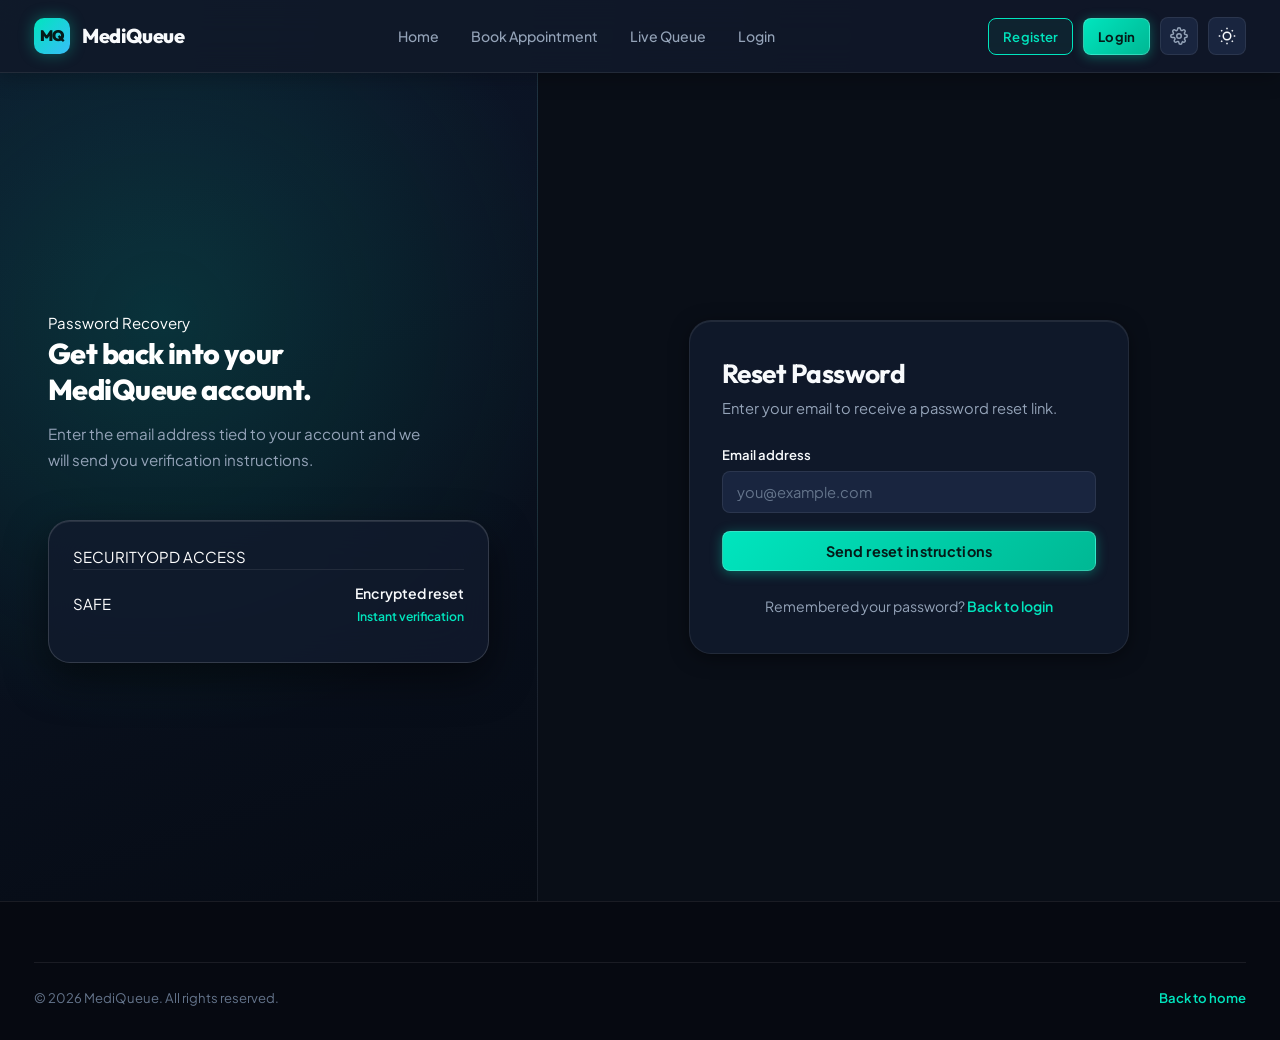
<file: forgot-password.html>
<!DOCTYPE html>
<html lang="en">
<head>
<meta charset="UTF-8">
<meta name="viewport" content="width=device-width, initial-scale=1.0">
<title>Forgot Password — MediQueue</title>
<link rel="preconnect" href="https://fonts.googleapis.com">
<link rel="preconnect" href="https://fonts.gstatic.com" crossorigin>
<link href="https://fonts.googleapis.com/css2?family=JetBrains+Mono:wght@400;500;600;700;800&family=Outfit:wght@400;500;600;700;800;900&family=Plus+Jakarta+Sans:wght@300;400;500;600;700;800&display=swap" rel="stylesheet">
<link rel="stylesheet" href="styles.css">
</head>
<body>

<header class="navbar">
  <div class="container nav-inner">
    <a href="index.html" class="logo">
      <span class="logo-mark">MQ</span>
      MediQueue
    </a>
    <button class="nav-toggle" aria-label="Toggle navigation">
      <svg viewBox="0 0 24 24" fill="none" stroke="currentColor" stroke-width="2"><line x1="3" y1="6" x2="21" y2="6"/><line x1="3" y1="12" x2="21" y2="12"/><line x1="3" y1="18" x2="21" y2="18"/></svg>
    </button>
    <ul class="nav-links">
      <li><a href="index.html">Home</a></li>
      <li><a href="book-appointment.html">Book Appointment</a></li>
      <li><a href="my-token.html">Live Queue</a></li>
      <li><a href="login.html">Login</a></li>
    </ul>
    <div class="nav-cta">
      <a href="login.html" class="btn btn-primary btn-sm">Login</a>
      <a href="settings.html" class="nav-icon-btn" aria-label="Settings" title="Settings">
        <svg viewBox="0 0 24 24" fill="none" stroke="currentColor" stroke-width="2"><circle cx="12" cy="12" r="3"/><path d="M19.4 15a1.65 1.65 0 00.33 1.82l.06.06a2 2 0 11-2.83 2.83l-.06-.06a1.65 1.65 0 00-1.82-.33 1.65 1.65 0 00-1.51V21a2 2 0 11-4 0v-.09a1.65 1.65 0 00-1-1.51 1.65 1.65 0 00-1.82.33l-.06.06a2 2 0 11-2.83-2.83l.06-.06a1.65 1.65 0 00.33-1.82 1.65 1.65 0 00-1.51-1H3a2 2 0 110-4h.09a1.65 1.65 0 001.51-1 1.65 1.65 0 00-.33-1.82l-.06-.06a2 2 0 112.83-2.83l.06.06a1.65 1.65 0 001.82.33H9a1.65 1.65 0 001-1.51V3a2 2 0 114 0v.09a1.65 1.65 0 001 1.51 1.65 1.65 0 001.82-.33l.06-.06a2 2 0 112.83 2.83l-.06.06a1.65 1.65 0 00-.33 1.82V9a1.65 1.65 0 001.51 1H21a2 2 0 110 4h-.09a1.65 1.65 0 00-1.51 1z"/></svg>
      </a>
      <button type="button" class="theme-toggle-btn" id="theme-toggle" aria-label="Toggle theme" title="Toggle Dark/Light Mode">
        <svg class="sun-icon" viewBox="0 0 24 24" fill="none" stroke="currentColor" stroke-width="2"><circle cx="12" cy="12" r="5"/><line x1="12" y1="1" x2="12" y2="3"/><line x1="12" y1="21" x2="12" y2="23"/><line x1="4.22" y1="4.22" x2="5.64" y2="5.64"/><line x1="18.36" y1="18.36" x2="19.78" y2="19.78"/><line x1="1" y1="12" x2="3" y2="12"/><line x1="21" y1="12" x2="23" y2="12"/><line x1="4.22" y1="19.78" x2="5.64" y2="18.36"/><line x1="18.36" y1="5.64" x2="19.78" y2="4.22"/></svg>
        <svg class="moon-icon" viewBox="0 0 24 24" fill="none" stroke="currentColor" stroke-width="2" style="display:none;"><path d="M21 12.79A9 9 0 1 1 11.21 3 7 7 0 0 0 21 12.79z"/></svg>
      </button>
    </div>
  </div>
</header>

<div class="auth-shell">
  <div class="auth-visual">
    <div>
      <div class="eyebrow-plain">Password Recovery</div>
      <h2>Get back into your MediQueue account.</h2>
      <p>Enter the email address tied to your account and we will send you verification instructions.</p>
    </div>
    <div class="board">
      <div class="board-title"><span>SECURITY</span><span>OPD ACCESS</span></div>
      <div class="board-row">
        <span class="token-code">SAFE</span>
        <span class="token-meta"><div class="token-dept">Encrypted reset</div><div class="token-status serving">Instant verification</div></span>
      </div>
    </div>
  </div>

  <div class="auth-form-side">
    <div class="auth-card">
      <h1>Reset Password</h1>
      <p>Enter your email to receive a password reset link.</p>

      <form id="forgot-form">
        <div id="reset-alert" class="alert alert-success" style="display:none;">Instructions sent! Check your inbox.</div>
        <div class="field">
          <label for="reset-email">Email address</label>
          <input type="email" id="reset-email" placeholder="you@example.com" required>
        </div>
        <button type="submit" class="btn btn-primary btn-block">Send reset instructions</button>
      </form>

      <div class="auth-switch">Remembered your password? <a href="login.html" class="link-teal">Back to login</a></div>
    </div>
  </div>
</div>

<footer>
  <div class="container">
    <div class="footer-bottom">
      <span>© 2026 MediQueue. All rights reserved.</span>
      <span><a href="index.html" class="link-teal">Back to home</a></span>
    </div>
  </div>
</footer>

<script src="script.js"></script>
<script>
  document.getElementById('forgot-form')?.addEventListener('submit', function(e) {
    e.preventDefault();
    const alertEl = document.getElementById('reset-alert');
    alertEl.style.display = 'block';
    alertEl.className = 'alert alert-success show';
    alertEl.textContent = 'Password reset instructions have been sent to your email address.';
    setTimeout(() => {
      window.location.href = 'login.html';
    }, 2000);
  });
</script>
</body>
</html>
</file>
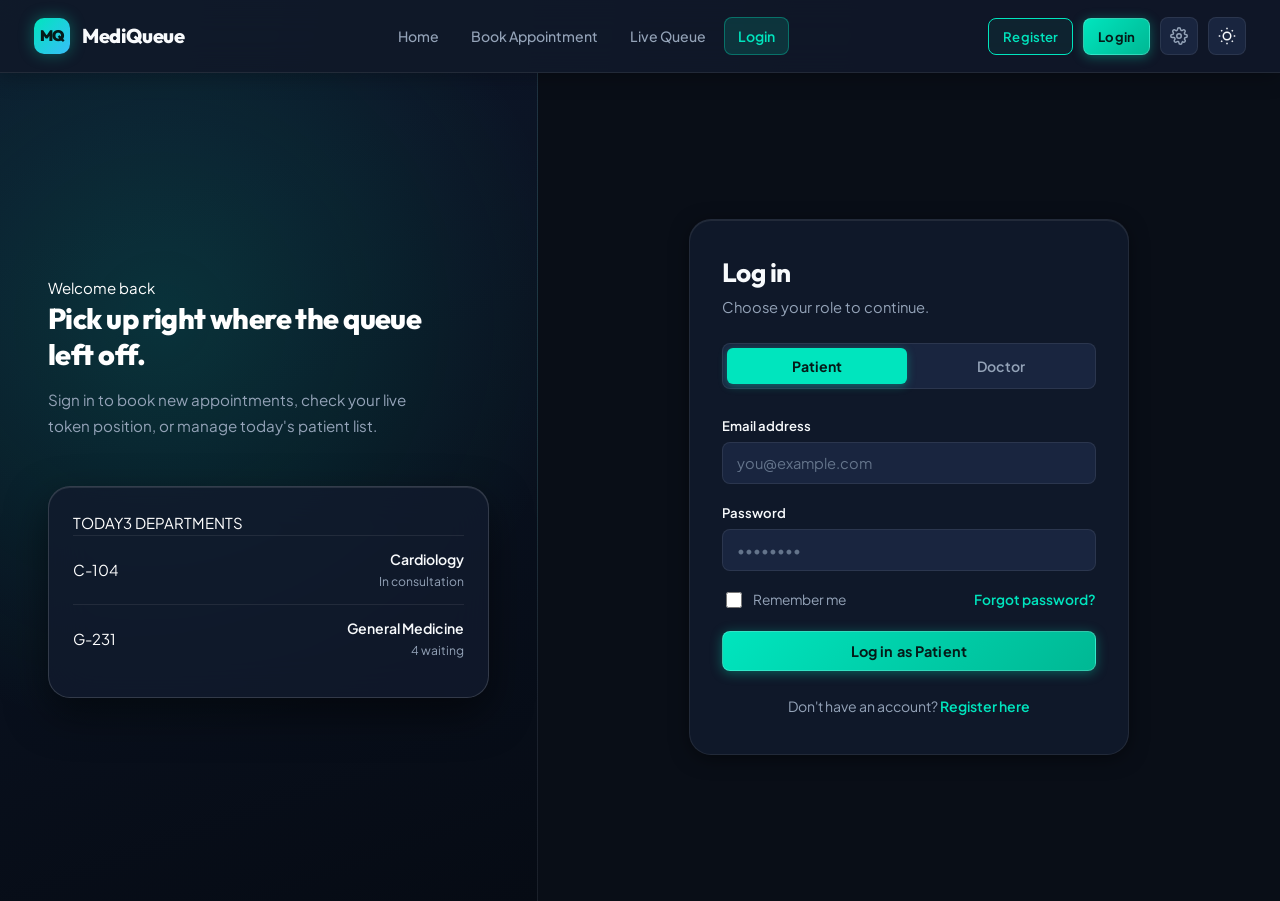
<file: login.html>
<!DOCTYPE html>
<html lang="en">
<head>
<meta charset="UTF-8">
<meta name="viewport" content="width=device-width, initial-scale=1.0">
<title>Log in — MediQueue</title>
<link rel="preconnect" href="https://fonts.googleapis.com">
<link rel="preconnect" href="https://fonts.gstatic.com" crossorigin>
<link href="https://fonts.googleapis.com/css2?family=JetBrains+Mono:wght@400;500;600;700;800&family=Outfit:wght@400;500;600;700;800;900&family=Plus+Jakarta+Sans:wght@300;400;500;600;700;800&display=swap" rel="stylesheet">
<link rel="stylesheet" href="styles.css">
</head>
<body>

<header class="navbar">
  <div class="container nav-inner">
    <a href="index.html" class="logo">
      <span class="logo-mark">MQ</span>
      MediQueue
    </a>
    <button class="nav-toggle" aria-label="Toggle navigation">
      <svg viewBox="0 0 24 24" fill="none" stroke="currentColor" stroke-width="2"><line x1="3" y1="6" x2="21" y2="6"/><line x1="3" y1="12" x2="21" y2="12"/><line x1="3" y1="18" x2="21" y2="18"/></svg>
    </button>
    <ul class="nav-links">
      <li><a href="index.html">Home</a></li>
      <li><a href="book-appointment.html">Book Appointment</a></li>
      <li><a href="my-token.html">Live Queue</a></li>
      <li><a href="register.html">Register</a></li>
    </ul>
    <div class="nav-cta">
      <a href="register.html" class="btn btn-outline btn-sm">Register</a>
      <a href="login.html" class="btn btn-primary btn-sm">Login</a>
      <a href="settings.html" class="nav-icon-btn" aria-label="Settings" title="Settings">
        <svg viewBox="0 0 24 24" fill="none" stroke="currentColor" stroke-width="2"><circle cx="12" cy="12" r="3"/><path d="M19.4 15a1.65 1.65 0 00.33 1.82l.06.06a2 2 0 11-2.83 2.83l-.06-.06a1.65 1.65 0 00-1.82-.33 1.65 1.65 0 00-1 1.51V21a2 2 0 11-4 0v-.09a1.65 1.65 0 00-1-1.51 1.65 1.65 0 00-1.82.33l-.06.06a2 2 0 11-2.83-2.83l.06-.06a1.65 1.65 0 00.33-1.82 1.65 1.65 0 00-1.51-1H3a2 2 0 110-4h.09a1.65 1.65 0 001.51-1 1.65 1.65 0 00-.33-1.82l-.06-.06a2 2 0 112.83-2.83l.06.06a1.65 1.65 0 001.82.33H9a1.65 1.65 0 001-1.51V3a2 2 0 114 0v.09a1.65 1.65 0 001 1.51 1.65 1.65 0 001.82-.33l.06-.06a2 2 0 112.83 2.83l-.06.06a1.65 1.65 0 00-.33 1.82V9a1.65 1.65 0 001.51 1H21a2 2 0 110 4h-.09a1.65 1.65 0 00-1.51 1z"/></svg>
      </a>
      <button type="button" class="theme-toggle-btn" id="theme-toggle" aria-label="Toggle theme" title="Toggle Dark/Light Mode">
        <svg class="sun-icon" viewBox="0 0 24 24" fill="none" stroke="currentColor" stroke-width="2"><circle cx="12" cy="12" r="5"/><line x1="12" y1="1" x2="12" y2="3"/><line x1="12" y1="21" x2="12" y2="23"/><line x1="4.22" y1="4.22" x2="5.64" y2="5.64"/><line x1="18.36" y1="18.36" x2="19.78" y2="19.78"/><line x1="1" y1="12" x2="3" y2="12"/><line x1="21" y1="12" x2="23" y2="12"/><line x1="4.22" y1="19.78" x2="5.64" y2="18.36"/><line x1="18.36" y1="5.64" x2="19.78" y2="4.22"/></svg>
        <svg class="moon-icon" viewBox="0 0 24 24" fill="none" stroke="currentColor" stroke-width="2" style="display:none;"><path d="M21 12.79A9 9 0 1 1 11.21 3 7 7 0 0 0 21 12.79z"/></svg>
      </button>
    </div>
  </div>
</header>

<div class="auth-shell">

  <div class="auth-visual">
    <div>
      <div class="eyebrow-plain">Welcome back</div>
      <h2>Pick up right where the queue left off.</h2>
      <p>Sign in to book new appointments, check your live token position, or manage today's patient list.</p>
    </div>
    <div class="board">
      <div class="board-title"><span>TODAY</span><span>3 DEPARTMENTS</span></div>
      <div class="board-row">
        <span class="token-code">C-104</span>
        <span class="token-meta"><div class="token-dept">Cardiology</div><div class="token-status">In consultation</div></span>
      </div>
      <div class="board-row">
        <span class="token-code">G-231</span>
        <span class="token-meta"><div class="token-dept">General Medicine</div><div class="token-status waiting">4 waiting</div></span>
      </div>
    </div>
  </div>

  <div class="auth-form-side">
    <div class="auth-card">
      <h1>Log in</h1>
      <p>Choose your role to continue.</p>

      <div class="role-tabs">
        <button type="button" class="role-tab active" data-role="patient">Patient</button>
        <button type="button" class="role-tab" data-role="doctor">Doctor</button>
      </div>

      <!-- Patient login -->
      <form data-role-panel="patient" data-simulate data-redirect="dashboard.html" style="display:block;">
        <div class="alert alert-success">Logged in successfully. Taking you to your dashboard…</div>
        <div class="alert alert-error">Please fill in both fields correctly.</div>

        <div class="field">
          <label for="patient-email">Email address</label>
          <input type="email" id="patient-email" name="email" placeholder="you@example.com" required>
        </div>
        <div class="field">
          <label for="patient-password">Password</label>
          <input type="password" id="patient-password" name="password" placeholder="••••••••" required>
          <div class="field-error">This field is required.</div>
        </div>

        <div class="row-between">
          <label class="checkbox-row"><input type="checkbox"> Remember me</label>
          <a href="forgot-password.html" class="link-teal">Forgot password?</a>
        </div>

        <button type="submit" class="btn btn-primary btn-block">Log in as Patient</button>
      </form>

      <!-- Doctor login -->
      <form data-role-panel="doctor" data-simulate data-redirect="doctor-dashboard.html" style="display:none;">
        <div class="alert alert-success">Logged in successfully. Taking you to Doctor Station…</div>
        <div class="alert alert-error">Please fill in both fields correctly.</div>

        <div class="field">
          <label for="doctor-id">Doctor ID or email</label>
          <input type="text" id="doctor-id" name="email" placeholder="DR-004, doctor email, or doctor name" required>
          <div class="field-hint" style="font-size:0.75rem; color:var(--teal);">Demo Login: DR-004 / doctor123 (Dr. Rohan Verma)</div>
        </div>
        <div class="field">
          <label for="doctor-password">Password</label>
          <input type="password" id="doctor-password" name="password" placeholder="••••••••" required>
          <div class="field-error">This field is required.</div>
        </div>

        <div class="row-between">
          <label class="checkbox-row"><input type="checkbox"> Remember me</label>
          <a href="forgot-password.html" class="link-teal">Forgot password?</a>
        </div>

        <button type="submit" class="btn btn-primary btn-block">Log in to Doctor Station</button>
      </form>

      <div class="auth-switch">Don't have an account? <a href="register.html" class="link-teal">Register here</a></div>
    </div>
  </div>
</div>

<script src="script.js"></script>
</body>
</html>
</file>
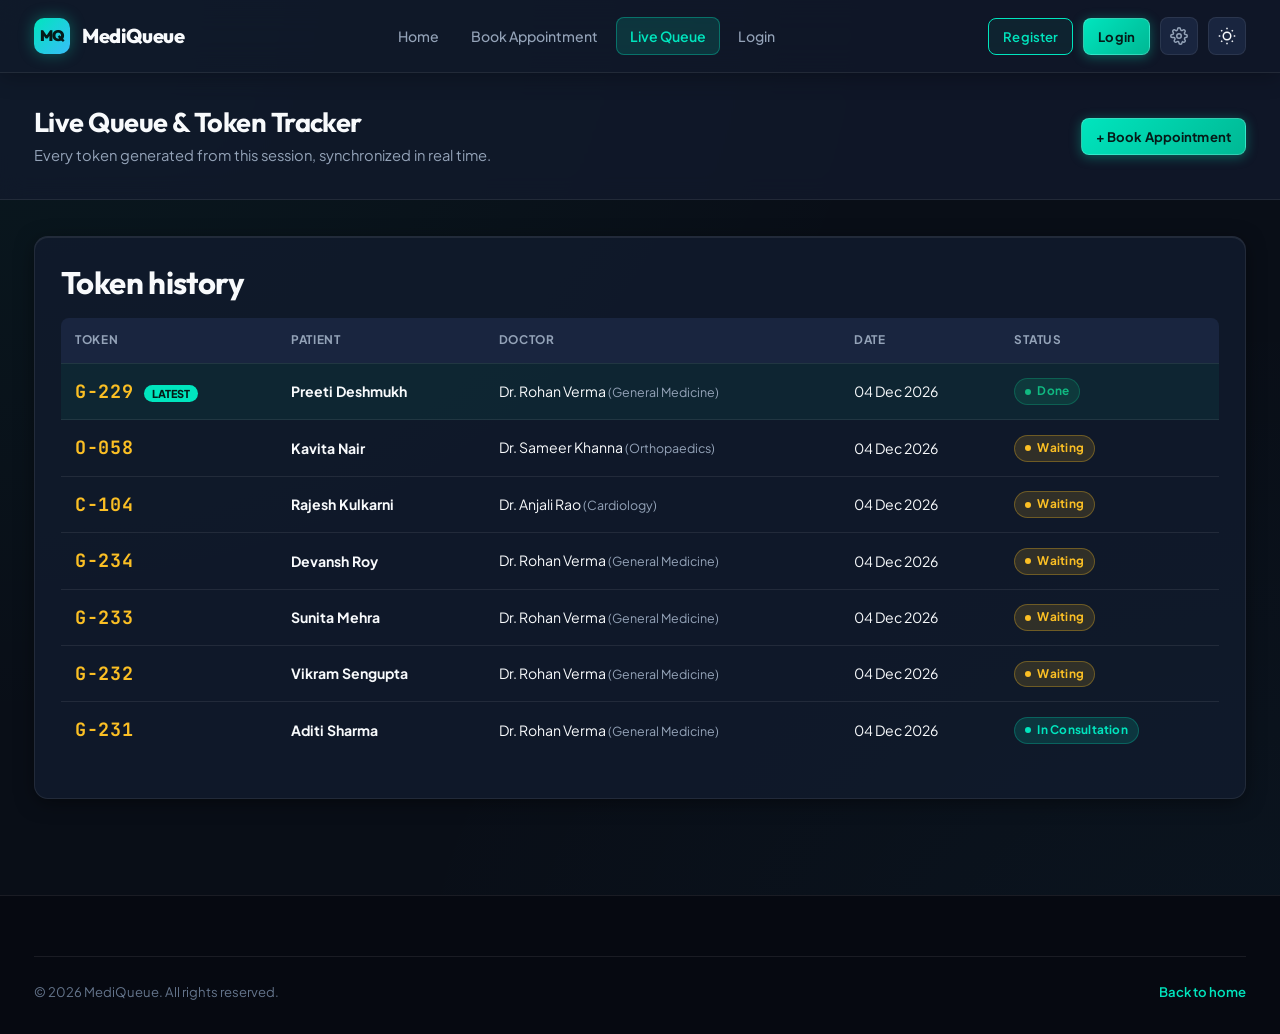
<file: my-token.html>
<!DOCTYPE html>
<html lang="en">
<head>
<meta charset="UTF-8">
<meta name="viewport" content="width=device-width, initial-scale=1.0">
<title>My Token — MediQueue</title>
<link rel="preconnect" href="https://fonts.googleapis.com">
<link rel="preconnect" href="https://fonts.gstatic.com" crossorigin>
<link href="https://fonts.googleapis.com/css2?family=JetBrains+Mono:wght@400;500;600;700;800&family=Outfit:wght@400;500;600;700;800;900&family=Plus+Jakarta+Sans:wght@300;400;500;600;700;800&display=swap" rel="stylesheet">
<link rel="stylesheet" href="styles.css">
</head>
<body>

<header class="navbar">
  <div class="container nav-inner">
    <a href="index.html" class="logo">
      <span class="logo-mark">MQ</span>
      MediQueue
    </a>
    <button class="nav-toggle" aria-label="Toggle navigation">
      <svg viewBox="0 0 24 24" fill="none" stroke="currentColor" stroke-width="2"><line x1="3" y1="6" x2="21" y2="6"/><line x1="3" y1="12" x2="21" y2="12"/><line x1="3" y1="18" x2="21" y2="18"/></svg>
    </button>
    <ul class="nav-links">
      <li><a href="index.html">Home</a></li>
      <li><a href="book-appointment.html">Book Appointment</a></li>
      <li><a href="my-token.html" class="active">Live Queue</a></li>
      <li><a href="login.html">Login</a></li>
    </ul>
    <div class="nav-cta">
      <a href="login.html" class="btn btn-primary btn-sm">Login</a>
      <a href="settings.html" class="nav-icon-btn" aria-label="Settings" title="Settings">
        <svg viewBox="0 0 24 24" fill="none" stroke="currentColor" stroke-width="2"><circle cx="12" cy="12" r="3"/><path d="M19.4 15a1.65 1.65 0 00.33 1.82l.06.06a2 2 0 11-2.83 2.83l-.06-.06a1.65 1.65 0 00-1.82-.33 1.65 1.65 0 00-1 1.51V21a2 2 0 11-4 0v-.09a1.65 1.65 0 00-1-1.51 1.65 1.65 0 00-1.82.33l-.06.06a2 2 0 11-2.83-2.83l.06-.06a1.65 1.65 0 00.33-1.82 1.65 1.65 0 00-1.51-1H3a2 2 0 110-4h.09a1.65 1.65 0 001.51-1 1.65 1.65 0 00-.33-1.82l-.06-.06a2 2 0 112.83-2.83l.06.06a1.65 1.65 0 001.82.33H9a1.65 1.65 0 001-1.51V3a2 2 0 114 0v.09a1.65 1.65 0 001 1.51 1.65 1.65 0 001.82-.33l.06-.06a2 2 0 112.83 2.83l-.06.06a1.65 1.65 0 00-.33 1.82V9a1.65 1.65 0 001.51 1H21a2 2 0 110 4h-.09a1.65 1.65 0 00-1.51 1z"/></svg>
      </a>
      <button type="button" class="theme-toggle-btn" id="theme-toggle" aria-label="Toggle theme" title="Toggle Dark/Light Mode">
        <svg class="sun-icon" viewBox="0 0 24 24" fill="none" stroke="currentColor" stroke-width="2"><circle cx="12" cy="12" r="5"/><line x1="12" y1="1" x2="12" y2="3"/><line x1="12" y1="21" x2="12" y2="23"/><line x1="4.22" y1="4.22" x2="5.64" y2="5.64"/><line x1="18.36" y1="18.36" x2="19.78" y2="19.78"/><line x1="1" y1="12" x2="3" y2="12"/><line x1="21" y1="12" x2="23" y2="12"/><line x1="4.22" y1="19.78" x2="5.64" y2="18.36"/><line x1="18.36" y1="5.64" x2="19.78" y2="4.22"/></svg>
        <svg class="moon-icon" viewBox="0 0 24 24" fill="none" stroke="currentColor" stroke-width="2" style="display:none;"><path d="M21 12.79A9 9 0 1 1 11.21 3 7 7 0 0 0 21 12.79z"/></svg>
      </button>
    </div>
  </div>
</header>

<div class="app-header">
  <div class="container">
    <div style="display:flex; justify-content:space-between; align-items:center; flex-wrap:wrap; gap:16px;">
      <div>
        <h1>Live Queue & Token Tracker</h1>
        <p>Every token generated from this session, synchronized in real time.</p>
      </div>
      <div>
        <a href="book-appointment.html" class="btn btn-primary btn-sm">+ Book Appointment</a>
      </div>
    </div>
  </div>
</div>

<div class="app-body">
  <div class="container">
    <div class="panel-card">
      <h2>Token history</h2>

      <div id="my-token-empty" class="empty-state" style="display:none;">
        <p style="margin: 0 auto 16px;">You haven't booked an appointment yet in this session.</p>
        <a href="book-appointment.html" class="btn btn-primary">Book an appointment</a>
      </div>

      <div class="table-responsive">
        <table class="table" id="my-token-table">
          <thead>
            <tr>
              <th>Token</th>
              <th>Patient</th>
              <th>Doctor</th>
              <th>Date</th>
              <th>Status</th>
            </tr>
          </thead>
          <tbody id="my-token-list">
            <!-- filled by script.js from cookie-stored demo data -->
          </tbody>
        </table>
      </div>
    </div>
  </div>
</div>

<footer>
  <div class="container">
    <div class="footer-bottom">
      <span>© 2026 MediQueue. All rights reserved.</span>
      <span><a href="index.html" class="link-teal">Back to home</a></span>
    </div>
  </div>
</footer>

<script src="script.js"></script>
</body>
</html>
</file>
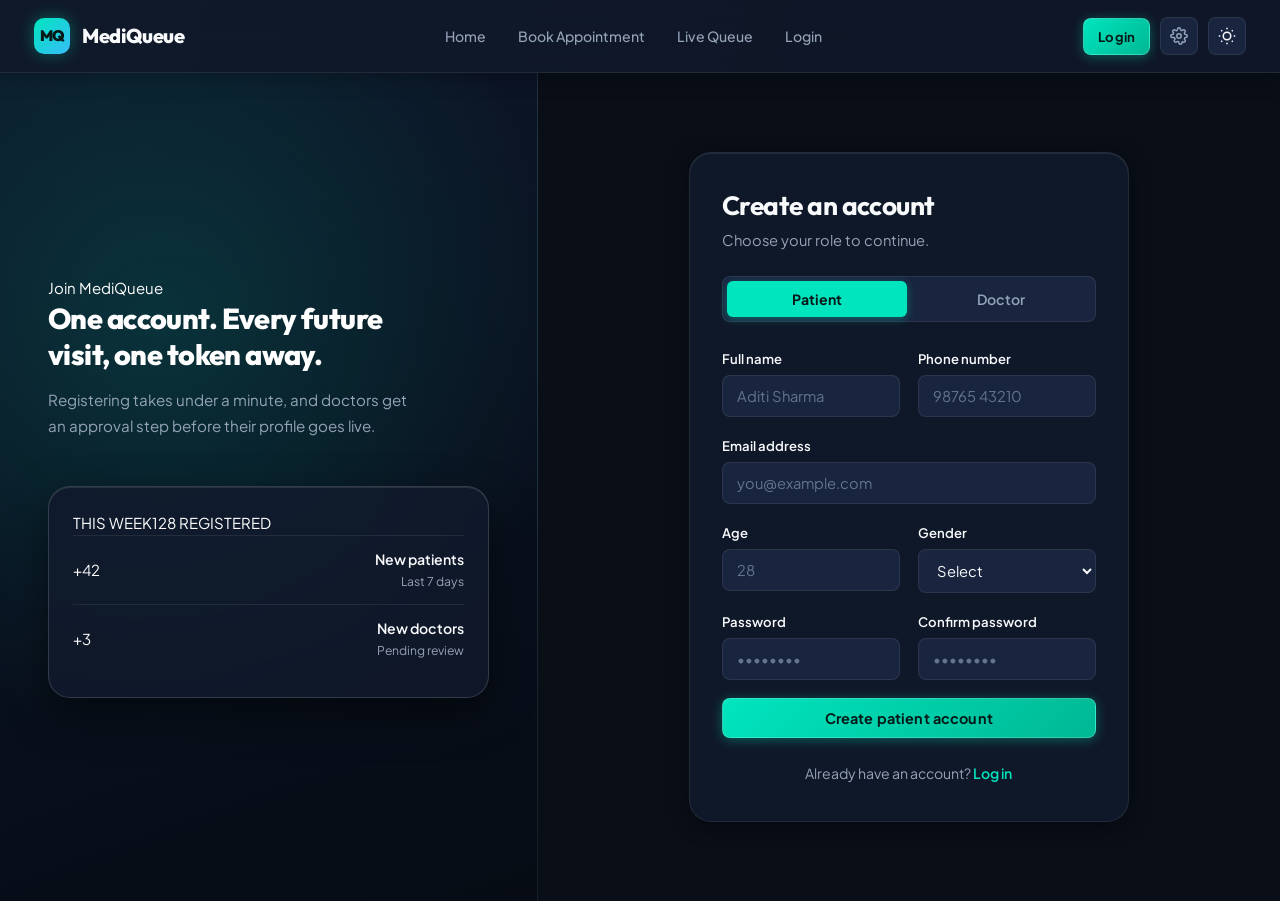
<file: register.html>
<!DOCTYPE html>
<html lang="en">
<head>
<meta charset="UTF-8">
<meta name="viewport" content="width=device-width, initial-scale=1.0">
<title>Register — MediQueue</title>
<link rel="preconnect" href="https://fonts.googleapis.com">
<link rel="preconnect" href="https://fonts.gstatic.com" crossorigin>
<link href="https://fonts.googleapis.com/css2?family=JetBrains+Mono:wght@400;500;600;700;800&family=Outfit:wght@400;500;600;700;800;900&family=Plus+Jakarta+Sans:wght@300;400;500;600;700;800&display=swap" rel="stylesheet">
<link rel="stylesheet" href="styles.css">
</head>
<body>

<header class="navbar">
  <div class="container nav-inner">
    <a href="index.html" class="logo">
      <span class="logo-mark">MQ</span>
      MediQueue
    </a>
    <button class="nav-toggle" aria-label="Toggle navigation">
      <svg viewBox="0 0 24 24" fill="none" stroke="currentColor" stroke-width="2"><line x1="3" y1="6" x2="21" y2="6"/><line x1="3" y1="12" x2="21" y2="12"/><line x1="3" y1="18" x2="21" y2="18"/></svg>
    </button>
    <ul class="nav-links">
      <li><a href="index.html">Home</a></li>
      <li><a href="book-appointment.html">Book Appointment</a></li>
      <li><a href="my-token.html">Live Queue</a></li>
      <li><a href="login.html">Login</a></li>
    </ul>
    <div class="nav-cta">
      <a href="login.html" class="btn btn-primary btn-sm">Login</a>
      <a href="settings.html" class="nav-icon-btn" aria-label="Settings" title="Settings">
        <svg viewBox="0 0 24 24" fill="none" stroke="currentColor" stroke-width="2"><circle cx="12" cy="12" r="3"/><path d="M19.4 15a1.65 1.65 0 00.33 1.82l.06.06a2 2 0 11-2.83 2.83l-.06-.06a1.65 1.65 0 00-1.82-.33 1.65 1.65 0 00-1 1.51V21a2 2 0 11-4 0v-.09a1.65 1.65 0 00-1-1.51 1.65 1.65 0 00-1.82.33l-.06.06a2 2 0 11-2.83-2.83l.06-.06a1.65 1.65 0 00.33-1.82 1.65 1.65 0 00-1.51-1H3a2 2 0 110-4h.09a1.65 1.65 0 001.51-1 1.65 1.65 0 00-.33-1.82l-.06-.06a2 2 0 112.83-2.83l.06.06a1.65 1.65 0 001.82.33H9a1.65 1.65 0 001-1.51V3a2 2 0 114 0v.09a1.65 1.65 0 001 1.51 1.65 1.65 0 001.82-.33l.06-.06a2 2 0 112.83 2.83l-.06.06a1.65 1.65 0 00-.33 1.82V9a1.65 1.65 0 001.51 1H21a2 2 0 110 4h-.09a1.65 1.65 0 00-1.51 1z"/></svg>
      </a>
      <button type="button" class="theme-toggle-btn" id="theme-toggle" aria-label="Toggle theme" title="Toggle Dark/Light Mode">
        <svg class="sun-icon" viewBox="0 0 24 24" fill="none" stroke="currentColor" stroke-width="2"><circle cx="12" cy="12" r="5"/><line x1="12" y1="1" x2="12" y2="3"/><line x1="12" y1="21" x2="12" y2="23"/><line x1="4.22" y1="4.22" x2="5.64" y2="5.64"/><line x1="18.36" y1="18.36" x2="19.78" y2="19.78"/><line x1="1" y1="12" x2="3" y2="12"/><line x1="21" y1="12" x2="23" y2="12"/><line x1="4.22" y1="19.78" x2="5.64" y2="18.36"/><line x1="18.36" y1="5.64" x2="19.78" y2="4.22"/></svg>
        <svg class="moon-icon" viewBox="0 0 24 24" fill="none" stroke="currentColor" stroke-width="2" style="display:none;"><path d="M21 12.79A9 9 0 1 1 11.21 3 7 7 0 0 0 21 12.79z"/></svg>
      </button>
    </div>
  </div>
</header>

<div class="auth-shell">

  <div class="auth-visual">
    <div>
      <div class="eyebrow-plain">Join MediQueue</div>
      <h2>One account. Every future visit, one token away.</h2>
      <p>Registering takes under a minute, and doctors get an approval step before their profile goes live.</p>
    </div>
    <div class="board">
      <div class="board-title"><span>THIS WEEK</span><span>128 REGISTERED</span></div>
      <div class="board-row">
        <span class="token-code">+42</span>
        <span class="token-meta"><div class="token-dept">New patients</div><div class="token-status">Last 7 days</div></span>
      </div>
      <div class="board-row">
        <span class="token-code">+3</span>
        <span class="token-meta"><div class="token-dept">New doctors</div><div class="token-status">Pending review</div></span>
      </div>
    </div>
  </div>

  <div class="auth-form-side">
    <div class="auth-card">
      <h1>Create an account</h1>
      <p>Choose your role to continue.</p>

      <div class="role-tabs">
        <button type="button" class="role-tab active" data-role="patient">Patient</button>
        <button type="button" class="role-tab" data-role="doctor">Doctor</button>
      </div>

      <!-- Patient registration -->
      <form data-role-panel="patient" data-simulate data-redirect="login.html" style="display:block;">
        <div class="alert alert-success">Account created. Redirecting you to log in…</div>
        <div class="alert alert-error">Please check the highlighted fields.</div>

        <div class="form-grid">
          <div class="field">
            <label for="p-fname">Full name</label>
            <input type="text" id="p-fname" name="full_name" placeholder="Aditi Sharma" required>
          </div>
          <div class="field">
            <label for="p-phone">Phone number</label>
            <input type="tel" id="p-phone" name="phone" placeholder="98765 43210" required>
          </div>
        </div>

        <div class="field">
          <label for="p-email">Email address</label>
          <input type="email" id="p-email" name="email" placeholder="you@example.com" required>
        </div>

        <div class="form-grid">
          <div class="field">
            <label for="p-age">Age</label>
            <input type="number" id="p-age" name="age" min="0" placeholder="28" required>
          </div>
          <div class="field">
            <label for="p-gender">Gender</label>
            <select id="p-gender" name="gender" required>
              <option value="">Select</option>
              <option>Female</option>
              <option>Male</option>
              <option>Other</option>
            </select>
          </div>
        </div>

        <div class="form-grid">
          <div class="field">
            <label for="p-password">Password</label>
            <input type="password" id="p-password" name="password" placeholder="••••••••" required>
          </div>
          <div class="field">
            <label for="p-cpassword">Confirm password</label>
            <input type="password" id="p-cpassword" name="confirm_password" placeholder="••••••••" required>
            <div class="field-error">Passwords don't match.</div>
          </div>
        </div>

        <button type="submit" class="btn btn-primary btn-block">Create patient account</button>
      </form>

      <!-- Doctor registration -->
      <form data-role-panel="doctor" data-simulate data-redirect="login.html" style="display:none;">
        <div class="alert alert-success">Application submitted. We'll email you once it's approved.</div>
        <div class="alert alert-error">Please check the highlighted fields.</div>

        <div class="form-grid">
          <div class="field">
            <label for="d-fname">Full name</label>
            <input type="text" id="d-fname" name="full_name" placeholder="Dr. Rohan Verma" required>
          </div>
          <div class="field">
            <label for="d-phone">Phone number</label>
            <input type="tel" id="d-phone" name="phone" placeholder="98765 43210" required>
          </div>
        </div>

        <div class="field">
          <label for="d-email">Hospital email</label>
          <input type="email" id="d-email" name="email" placeholder="you@hospital.com" required>
        </div>

        <div class="form-grid">
          <div class="field">
            <label for="d-dept">Department</label>
            <select id="d-dept" name="department" required>
              <option value="">Select</option>
              <option>Cardiology</option>
              <option>Orthopaedics</option>
              <option>Pediatrics</option>
              <option>General Medicine</option>
              <option>Dermatology</option>
              <option>Neurology</option>
            </select>
          </div>
          <div class="field">
            <label for="d-license">Medical license no.</label>
            <input type="text" id="d-license" name="license" placeholder="MCI-098234" required>
          </div>
        </div>

        <div class="form-grid">
          <div class="field">
            <label for="d-password">Password</label>
            <input type="password" id="d-password" name="password" placeholder="••••••••" required>
          </div>
          <div class="field">
            <label for="d-cpassword">Confirm password</label>
            <input type="password" id="d-cpassword" name="confirm_password" placeholder="••••••••" required>
            <div class="field-error">Passwords don't match.</div>
          </div>
        </div>

        <button type="submit" class="btn btn-teal btn-block">Submit doctor application</button>
      </form>

      <div class="auth-switch">Already have an account? <a href="login.html" class="link-teal">Log in</a></div>
    </div>
  </div>
</div>

<script src="script.js"></script>
</body>
</html>
</file>
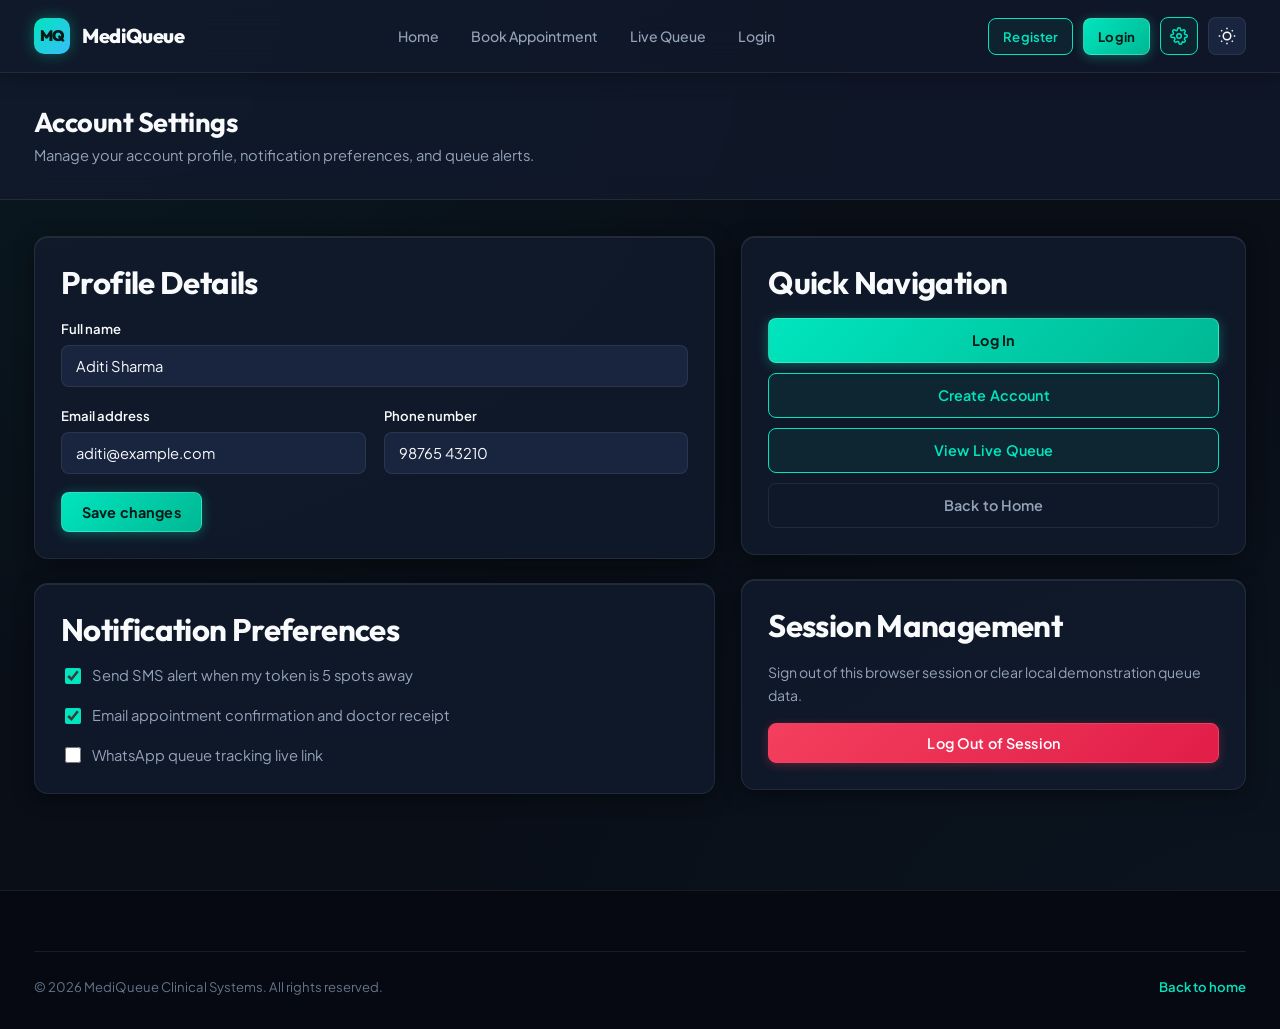
<file: settings.html>
<!DOCTYPE html>
<html lang="en">
<head>
<meta charset="UTF-8">
<meta name="viewport" content="width=device-width, initial-scale=1.0">
<title>Settings — MediQueue</title>
<link rel="preconnect" href="https://fonts.googleapis.com">
<link rel="preconnect" href="https://fonts.gstatic.com" crossorigin>
<link href="https://fonts.googleapis.com/css2?family=JetBrains+Mono:wght@400;500;600;700;800&family=Outfit:wght@400;500;600;700;800;900&family=Plus+Jakarta+Sans:wght@300;400;500;600;700;800&display=swap" rel="stylesheet">
<link rel="stylesheet" href="styles.css">
</head>
<body>

<header class="navbar">
  <div class="container nav-inner">
    <a href="index.html" class="logo">
      <span class="logo-mark">MQ</span>
      MediQueue
    </a>
    <button class="nav-toggle" aria-label="Toggle navigation">
      <svg viewBox="0 0 24 24" fill="none" stroke="currentColor" stroke-width="2"><line x1="3" y1="6" x2="21" y2="6"/><line x1="3" y1="12" x2="21" y2="12"/><line x1="3" y1="18" x2="21" y2="18"/></svg>
    </button>
    <ul class="nav-links">
      <li><a href="index.html">Home</a></li>
      <li><a href="my-token.html">Live Queue</a></li>
      <li><a href="login.html">Login</a></li>
    </ul>
    <div class="nav-cta">
      <a href="login.html" class="btn btn-primary btn-sm">Login</a>
      <a href="settings.html" class="nav-icon-btn active" aria-label="Settings" title="Settings">
        <svg viewBox="0 0 24 24" fill="none" stroke="currentColor" stroke-width="2"><circle cx="12" cy="12" r="3"/><path d="M19.4 15a1.65 1.65 0 00.33 1.82l.06.06a2 2 0 11-2.83 2.83l-.06-.06a1.65 1.65 0 00-1.82-.33 1.65 1.65 0 00-1 1.51V21a2 2 0 11-4 0v-.09a1.65 1.65 0 00-1-1.51 1.65 1.65 0 00-1.82.33l-.06.06a2 2 0 11-2.83-2.83l.06-.06a1.65 1.65 0 00.33-1.82 1.65 1.65 0 00-1.51-1H3a2 2 0 110-4h.09a1.65 1.65 0 001.51-1 1.65 1.65 0 00-.33-1.82l-.06-.06a2 2 0 112.83-2.83l.06.06a1.65 1.65 0 001.82.33H9a1.65 1.65 0 001-1.51V3a2 2 0 114 0v.09a1.65 1.65 0 001 1.51 1.65 1.65 0 001.82-.33l.06-.06a2 2 0 112.83 2.83l-.06.06a1.65 1.65 0 00-.33 1.82V9a1.65 1.65 0 001.51 1H21a2 2 0 110 4h-.09a1.65 1.65 0 00-1.51 1z"/></svg>
      </a>
      <button type="button" class="theme-toggle-btn" id="theme-toggle" aria-label="Toggle theme" title="Toggle Dark/Light Mode">
        <svg class="sun-icon" viewBox="0 0 24 24" fill="none" stroke="currentColor" stroke-width="2"><circle cx="12" cy="12" r="5"/><line x1="12" y1="1" x2="12" y2="3"/><line x1="12" y1="21" x2="12" y2="23"/><line x1="4.22" y1="4.22" x2="5.64" y2="5.64"/><line x1="18.36" y1="18.36" x2="19.78" y2="19.78"/><line x1="1" y1="12" x2="3" y2="12"/><line x1="21" y1="12" x2="23" y2="12"/><line x1="4.22" y1="19.78" x2="5.64" y2="18.36"/><line x1="18.36" y1="5.64" x2="19.78" y2="4.22"/></svg>
        <svg class="moon-icon" viewBox="0 0 24 24" fill="none" stroke="currentColor" stroke-width="2" style="display:none;"><path d="M21 12.79A9 9 0 1 1 11.21 3 7 7 0 0 0 21 12.79z"/></svg>
      </button>
    </div>
  </div>
</header>

<div class="app-header">
  <div class="container">
    <h1>Account Settings</h1>
    <p>Manage your account profile, notification preferences, and queue alerts.</p>
  </div>
</div>

<div class="app-body">
  <div class="container two-col">
    <div>
      <div class="panel-card">
        <h2>Profile Details</h2>
        <form id="settings-form">
          <div class="field">
            <label for="settings-name">Full name</label>
            <input type="text" id="settings-name" value="Aditi Sharma" required>
          </div>
          <div class="form-grid">
            <div class="field">
              <label for="settings-email">Email address</label>
              <input type="email" id="settings-email" value="aditi@example.com" required>
            </div>
            <div class="field">
              <label for="settings-phone">Phone number</label>
              <input type="tel" id="settings-phone" value="98765 43210" required>
            </div>
          </div>
          <button type="submit" class="btn btn-primary">Save changes</button>
        </form>
      </div>

      <div class="panel-card">
        <h2>Notification Preferences</h2>
        <div style="display:flex; flex-direction:column; gap:16px;">
          <label class="checkbox-row" style="font-size:0.92rem;">
            <input type="checkbox" checked> Send SMS alert when my token is 5 spots away
          </label>
          <label class="checkbox-row" style="font-size:0.92rem;">
            <input type="checkbox" checked> Email appointment confirmation and doctor receipt
          </label>
          <label class="checkbox-row" style="font-size:0.92rem;">
            <input type="checkbox"> WhatsApp queue tracking live link
          </label>
        </div>
      </div>
    </div>

    <div>
      <div class="panel-card">
        <h2>Quick Navigation</h2>
        <div style="display:flex; flex-direction:column; gap:10px;">
          <a href="dashboard.html" class="btn btn-outline btn-block">Patient Dashboard</a>
          <a href="doctor-dashboard.html" class="btn btn-outline btn-block">Doctor Station (Workstation)</a>
          <a href="book-appointment.html" class="btn btn-outline btn-block">Book New Appointment</a>
          <a href="my-token.html" class="btn btn-outline btn-block">View Live Token Tracker</a>
          <a href="index.html" class="btn btn-ghost btn-block">Back to Home</a>
        </div>
      </div>

      <div class="panel-card">
        <h2>Session Management</h2>
        <p style="font-size:0.88rem; margin-bottom:16px;">Sign out of this browser session or clear local demonstration queue data.</p>
        <button type="button" id="btn-clear-session" class="btn btn-danger btn-block">Log Out of Session</button>
      </div>
    </div>
  </div>
</div>

<footer>
  <div class="container">
    <div class="footer-bottom">
      <span>© 2026 MediQueue Clinical Systems. All rights reserved.</span>
      <span><a href="index.html" class="link-teal">Back to home</a></span>
    </div>
  </div>
</footer>

<script src="script.js"></script>
</body>
</html>
</file>
<file: styles.css>
/* =========================================================
   MediQueue — Advanced Next-Gen Hospital Queue & Clinical OS
   Theme: Cyber-Clinical Dark (Default) & Clean Light Mode
   Fonts: Outfit (Display) + Plus Jakarta Sans (UI) + JetBrains Mono (Tokens & Metrics)
   ========================================================= */

@import url('https://fonts.googleapis.com/css2?family=JetBrains+Mono:wght@400;500;600;700;800&family=Outfit:wght@400;500;600;700;800;900&family=Plus+Jakarta+Sans:wght@300;400;500;600;700;800&display=swap');

:root {
  /* Cyber-Clinical Dark Palette (Default) */
  --teal:        #00E5BE;
  --teal-dark:   #00B894;
  --teal-mid:    #06D6A0;
  --teal-light:  rgba(0, 229, 190, 0.14);
  --teal-soft:   rgba(0, 229, 190, 0.06);
  --teal-glow:   rgba(0, 229, 190, 0.35);

  --cyan:        #38BDF8;
  --cyan-dark:   #0284C7;
  --cyan-light:  rgba(56, 189, 248, 0.14);
  --cyan-glow:   rgba(56, 189, 248, 0.35);

  --indigo:      #818CF8;
  --indigo-dark: #6366F1;
  --indigo-light:rgba(129, 140, 248, 0.14);

  --sage:        #34D399;
  --sage-light:  rgba(52, 211, 153, 0.12);

  --amber:       #FBBF24;
  --amber-dark:  #F59E0B;
  --amber-light: rgba(251, 191, 36, 0.14);
  --amber-glow:  rgba(251, 191, 36, 0.35);

  --danger:      #F43F5E;
  --danger-light:rgba(244, 63, 94, 0.14);
  --danger-dark: #E11D48;

  --success:     #10B981;
  --success-light:rgba(16, 185, 129, 0.14);
  --success-dark:#059669;

  /* Surfaces & Ink */
  --paper:       #090E17;
  --paper-subtle:#0D1527;
  --panel:       rgba(18, 27, 46, 0.82);
  --panel-solid: #121B2E;
  --panel-elevated:#19253F;
  --panel-glass: rgba(18, 27, 46, 0.72);
  
  --ink:         #F8FAFC;
  --ink-70:      rgba(248, 250, 252, 0.75);
  --slate:       #94A3B8;
  --slate-light: #64748B;
  
  --line:        rgba(255, 255, 255, 0.08);
  --line-dark:   rgba(255, 255, 255, 0.15);
  --border-glow: rgba(0, 229, 190, 0.25);

  /* Typography */
  --font:        'Plus Jakarta Sans', -apple-system, BlinkMacSystemFont, 'Segoe UI', sans-serif;
  --font-display:'Outfit', 'Plus Jakarta Sans', sans-serif;
  --font-mono:   'JetBrains Mono', 'IBM Plex Mono', monospace;

  /* Radii */
  --r-s: 8px;
  --r-m: 14px;
  --r-l: 22px;
  --r-full: 9999px;

  /* Shadows & Glows */
  --shadow-sm:   0 2px 8px rgba(0, 0, 0, 0.3);
  --shadow-md:   0 8px 24px -4px rgba(0, 0, 0, 0.45);
  --shadow-lg:   0 16px 40px -8px rgba(0, 0, 0, 0.6);
  --shadow-card: 0 4px 20px -2px rgba(0, 0, 0, 0.5), inset 0 1px 0 rgba(255, 255, 255, 0.08);
  --shadow-glow: 0 0 25px rgba(0, 229, 190, 0.25);
  --shadow-glow-cyan: 0 0 25px rgba(56, 189, 248, 0.25);
}

/* Light Theme Override */
[data-theme="light"] {
  --teal:        #0D9488;
  --teal-dark:   #0F766E;
  --teal-mid:    #14B8A6;
  --teal-light:  #CCFBF1;
  --teal-soft:   #F0FDFA;
  --teal-glow:   rgba(13, 148, 136, 0.2);

  --cyan:        #0284C7;
  --cyan-dark:   #0369A1;
  --cyan-light:  #E0F2FE;

  --indigo:      #6366F1;
  --indigo-dark: #4F46E5;
  --indigo-light:#EEF2FF;

  --sage:        #059669;
  --sage-light:  #D1FAE5;

  --amber:       #D97706;
  --amber-dark:  #B45309;
  --amber-light: #FEF3C7;

  --danger:      #E11D48;
  --danger-light:#FFE4E6;
  --danger-dark: #BE123C;

  --success:     #059669;
  --success-light:#D1FAE5;
  --success-dark:#047857;

  --paper:       #F8FAFC;
  --paper-subtle:#F1F5F9;
  --panel:       #FFFFFF;
  --panel-solid: #FFFFFF;
  --panel-elevated:#F8FAFC;
  --panel-glass: rgba(255, 255, 255, 0.88);
  
  --ink:         #0F172A;
  --ink-70:      rgba(15, 23, 42, 0.72);
  --slate:       #475569;
  --slate-light: #94A3B8;
  
  --line:        #E2E8F0;
  --line-dark:   #CBD5E1;
  --border-glow: rgba(13, 148, 136, 0.25);

  --shadow-sm:   0 1px 3px rgba(15, 23, 42, 0.05);
  --shadow-md:   0 4px 14px rgba(15, 23, 42, 0.07);
  --shadow-lg:   0 12px 28px rgba(15, 23, 42, 0.1);
  --shadow-card: 0 2px 8px rgba(15, 23, 42, 0.05), inset 0 1px 0 rgba(255, 255, 255, 0.8);
}

/* ===== Reset & Base ===== */
*, *::before, *::after { box-sizing: border-box; }
html { scroll-behavior: smooth; }
body {
  margin: 0;
  background-color: var(--paper);
  background-image: 
    radial-gradient(at 0% 0%, rgba(0, 229, 190, 0.05) 0px, transparent 50%),
    radial-gradient(at 100% 100%, rgba(56, 189, 248, 0.04) 0px, transparent 50%);
  color: var(--ink);
  font-family: var(--font);
  font-size: 15px;
  line-height: 1.6;
  -webkit-font-smoothing: antialiased;
  min-height: 100vh;
  transition: background-color 0.25s ease, color 0.25s ease;
}

/* Custom Scrollbar */
::-webkit-scrollbar { width: 8px; height: 8px; }
::-webkit-scrollbar-track { background: var(--paper); }
::-webkit-scrollbar-thumb { background: var(--line-dark); border-radius: 4px; }
::-webkit-scrollbar-thumb:hover { background: var(--teal); }

img { max-width: 100%; display: block; }
a { color: inherit; text-decoration: none; }
button { font-family: var(--font); }

h1, h2, h3, h4, h5, h6 {
  font-family: var(--font-display);
  font-weight: 700;
  line-height: 1.25;
  margin: 0 0 0.5em;
  color: var(--ink);
  letter-spacing: -0.02em;
}
h1 { font-size: clamp(1.8rem, 3.8vw, 2.7rem); }
h2 { font-size: clamp(1.4rem, 2.6vw, 1.95rem); }
h3 { font-size: 1.18rem; }
h4 { font-size: 1rem; }

p { margin: 0 0 1em; color: var(--slate); max-width: 64ch; line-height: 1.65; }

.container {
  width: 100%;
  max-width: 1260px;
  margin: 0 auto;
  padding: 0 24px;
}

:focus-visible { outline: 2px solid var(--teal); outline-offset: 3px; }

/* ===== Buttons ===== */
.btn {
  display: inline-flex;
  align-items: center;
  justify-content: center;
  gap: 8px;
  font-family: var(--font);
  font-weight: 600;
  font-size: 0.9rem;
  padding: 10px 20px;
  border-radius: var(--r-s);
  border: 1px solid transparent;
  cursor: pointer;
  transition: all 0.2s cubic-bezier(0.16, 1, 0.3, 1);
  letter-spacing: 0.01em;
  white-space: nowrap;
  position: relative;
  overflow: hidden;
}
.btn:active { transform: scale(0.98); }
.btn svg { width: 16px; height: 16px; flex-shrink: 0; }

.btn-primary {
  background: linear-gradient(135deg, var(--teal) 0%, var(--teal-dark) 100%);
  color: #051A18;
  font-weight: 700;
  border-color: rgba(255, 255, 255, 0.2);
  box-shadow: 0 2px 12px var(--teal-glow);
}
.btn-primary:hover {
  background: linear-gradient(135deg, #24f1cb 0%, var(--teal) 100%);
  box-shadow: 0 4px 18px var(--teal-glow);
  transform: translateY(-1px);
}

.btn-secondary {
  background: linear-gradient(135deg, var(--amber) 0%, var(--amber-dark) 100%);
  color: #1A1103;
  font-weight: 700;
  border-color: rgba(255, 255, 255, 0.2);
  box-shadow: 0 2px 12px var(--amber-glow);
}
.btn-secondary:hover {
  background: linear-gradient(135deg, #fcd34d 0%, var(--amber) 100%);
  box-shadow: 0 4px 18px var(--amber-glow);
  transform: translateY(-1px);
}

.btn-cyan {
  background: linear-gradient(135deg, var(--cyan) 0%, var(--cyan-dark) 100%);
  color: #031726;
  font-weight: 700;
  box-shadow: 0 2px 12px var(--cyan-glow);
}
.btn-cyan:hover {
  background: linear-gradient(135deg, #7dd3fc 0%, var(--cyan) 100%);
  box-shadow: 0 4px 18px var(--cyan-glow);
  transform: translateY(-1px);
}

.btn-outline {
  background: var(--teal-soft);
  color: var(--teal);
  border-color: var(--teal);
}
.btn-outline:hover {
  background: var(--teal-light);
  box-shadow: 0 0 15px var(--teal-light);
  transform: translateY(-1px);
}

.btn-outline-white {
  background: rgba(255, 255, 255, 0.06);
  color: #fff;
  border-color: rgba(255, 255, 255, 0.25);
  backdrop-filter: blur(8px);
}
.btn-outline-white:hover {
  background: rgba(255, 255, 255, 0.15);
  border-color: #fff;
  transform: translateY(-1px);
}

.btn-ghost {
  background: transparent;
  color: var(--slate);
  border-color: var(--line);
}
.btn-ghost:hover {
  background: var(--panel-elevated);
  border-color: var(--line-dark);
  color: var(--ink);
}

.btn-danger {
  background: linear-gradient(135deg, var(--danger) 0%, var(--danger-dark) 100%);
  color: #fff;
  border-color: var(--danger);
  box-shadow: 0 2px 10px rgba(244, 63, 94, 0.3);
}
.btn-danger:hover {
  background: #fb7185;
  box-shadow: 0 4px 16px rgba(244, 63, 94, 0.45);
}

.btn-success {
  background: linear-gradient(135deg, var(--success) 0%, var(--success-dark) 100%);
  color: #fff;
  border-color: var(--success);
  box-shadow: 0 2px 10px rgba(16, 185, 129, 0.3);
}
.btn-success:hover {
  background: #34d399;
  box-shadow: 0 4px 16px rgba(16, 185, 129, 0.45);
}

.btn-block { width: 100%; }
.btn-sm { padding: 7px 14px; font-size: 0.82rem; }
.btn-lg { padding: 13px 26px; font-size: 0.98rem; font-weight: 700; }
.btn-icon { width: 38px; height: 38px; padding: 0; border-radius: var(--r-s); }

/* ===== Navbar ===== */
.navbar {
  position: sticky;
  top: 0;
  z-index: 1000;
  background: var(--panel-glass);
  backdrop-filter: blur(16px);
  -webkit-backdrop-filter: blur(16px);
  border-bottom: 1px solid var(--line);
  box-shadow: 0 4px 20px rgba(0, 0, 0, 0.25);
  transition: transform 0.35s cubic-bezier(0.16, 1, 0.3, 1), background 0.25s, box-shadow 0.25s;
  will-change: transform;
}
.navbar.nav-hidden {
  transform: translateY(-100%);
  box-shadow: none;
}
.nav-inner {
  display: flex;
  align-items: center;
  justify-content: space-between;
  height: 72px;
  gap: 16px;
}
.logo {
  display: flex;
  align-items: center;
  gap: 12px;
  font-family: var(--font-display);
  font-weight: 800;
  font-size: 1.25rem;
  color: var(--ink);
  letter-spacing: -0.02em;
  flex-shrink: 0;
}
.logo-mark {
  width: 36px; height: 36px;
  border-radius: 10px;
  background: linear-gradient(135deg, var(--teal) 0%, var(--cyan) 100%);
  color: #051A18;
  display: flex; align-items: center; justify-content: center;
  font-weight: 900;
  font-size: 0.95rem;
  flex-shrink: 0;
  box-shadow: 0 0 15px var(--teal-glow);
}
.nav-links {
  display: flex;
  align-items: center;
  gap: 4px;
  list-style: none;
  margin: 0; padding: 0;
}
.nav-links a {
  color: var(--slate);
  font-size: 0.88rem;
  font-weight: 500;
  padding: 8px 14px;
  border-radius: var(--r-s);
  transition: all 0.15s ease;
  display: flex;
  align-items: center;
  gap: 6px;
}
.nav-links a:hover {
  color: var(--teal);
  background: var(--teal-soft);
}
.nav-links a.active {
  color: var(--teal);
  background: var(--teal-light);
  font-weight: 600;
  box-shadow: inset 0 0 0 1px var(--teal-glow);
}
.nav-links .nav-pill-badge {
  font-size: 0.68rem;
  font-weight: 700;
  padding: 2px 6px;
  border-radius: var(--r-full);
  background: var(--indigo);
  color: #fff;
  letter-spacing: 0.04em;
  text-transform: uppercase;
}

.nav-cta {
  display: flex;
  align-items: center;
  gap: 10px;
  flex-shrink: 0;
}

/* Theme Toggle Button */
.theme-toggle-btn {
  background: var(--panel-elevated);
  border: 1px solid var(--line);
  color: var(--ink);
  width: 38px; height: 38px;
  border-radius: var(--r-s);
  display: flex; align-items: center; justify-content: center;
  cursor: pointer;
  transition: all 0.2s ease;
}
.theme-toggle-btn:hover {
  border-color: var(--teal);
  color: var(--teal);
  box-shadow: 0 0 12px var(--teal-glow);
}
.theme-toggle-btn svg { width: 18px; height: 18px; }

.nav-icon-btn {
  width: 38px; height: 38px;
  border-radius: var(--r-s);
  border: 1px solid var(--line);
  background: var(--panel-elevated);
  color: var(--slate);
  display: flex; align-items: center; justify-content: center;
  transition: all 0.2s ease;
}
.nav-icon-btn:hover, .nav-icon-btn.active {
  color: var(--teal);
  border-color: var(--teal);
  background: var(--teal-soft);
}
.nav-icon-btn svg { width: 18px; height: 18px; }

.nav-user-badge {
  display: flex; align-items: center; gap: 8px;
  background: var(--panel-elevated);
  border: 1px solid var(--line);
  border-radius: var(--r-full);
  padding: 4px 12px 4px 5px;
  font-size: 0.82rem;
  font-weight: 600;
  color: var(--ink);
}
.nav-user-badge .avatar-sm {
  width: 26px; height: 26px;
  border-radius: 50%;
  background: linear-gradient(135deg, var(--teal) 0%, var(--cyan) 100%);
  color: #051A18;
  font-size: 0.72rem;
  font-weight: 800;
  display: flex; align-items: center; justify-content: center;
}
.nav-user-badge .role-tag {
  font-size: 0.68rem;
  font-weight: 700;
  padding: 2px 7px;
  border-radius: 6px;
  text-transform: uppercase;
}
.nav-user-badge .role-tag.patient { background: var(--teal-light); color: var(--teal); }
.nav-user-badge .role-tag.doctor  { background: var(--indigo-light); color: var(--indigo); }

.nav-toggle {
  display: none;
  background: var(--panel-elevated);
  border: 1px solid var(--line);
  color: var(--ink);
  cursor: pointer;
  padding: 8px;
  border-radius: var(--r-s);
}
.nav-toggle svg { width: 22px; height: 22px; display: block; }
.nav-toggle:hover { border-color: var(--teal); color: var(--teal); }

@media (max-width: 960px) {
  .nav-inner {
    height: 64px;
    gap: 10px;
  }
  .nav-links {
    position: fixed;
    top: 64px; left: 0; right: 0;
    flex-direction: column;
    background: var(--panel-solid);
    border-bottom: 1px solid var(--line);
    box-shadow: 0 20px 48px rgba(0, 0, 0, 0.7);
    display: none;
    padding: 16px 20px 24px;
    z-index: 999;
    gap: 8px;
    max-height: calc(100vh - 64px);
    overflow-y: auto;
  }
  .nav-links.open {
    display: flex;
    animation: slideNavMobile 0.25s cubic-bezier(0.16, 1, 0.3, 1) forwards;
  }
  @keyframes slideNavMobile {
    from { opacity: 0; transform: translateY(-8px); }
    to { opacity: 1; transform: translateY(0); }
  }
  .nav-links a {
    padding: 12px 16px;
    font-size: 0.98rem;
    border-radius: var(--r-s);
    background: var(--panel-elevated);
  }
  .nav-links a:hover, .nav-links a.active {
    background: var(--teal-light);
  }
  .nav-toggle { display: flex; align-items: center; justify-content: center; }
}

@media (max-width: 520px) {
  .logo { font-size: 1.1rem; gap: 8px; }
  .logo-mark { width: 30px; height: 30px; font-size: 0.85rem; }
  .nav-user-badge span:not(.role-tag) { display: none; }
  .nav-user-badge { padding: 3px 8px 3px 3px; }
  .nav-cta .btn { padding: 6px 10px; font-size: 0.78rem; }
}

/* Table Responsive Wrapper */
.table-responsive {
  width: 100%;
  overflow-x: auto;
  -webkit-overflow-scrolling: touch;
  margin-bottom: 14px;
  border-radius: var(--r-s);
}

/* ===== Hero ===== */
.hero {
  background: radial-gradient(circle at 75% 25%, rgba(0, 229, 190, 0.12) 0%, transparent 60%),
              radial-gradient(circle at 15% 80%, rgba(99, 102, 241, 0.15) 0%, transparent 50%),
              linear-gradient(180deg, var(--paper) 0%, #0d162a 100%);
  color: #fff;
  padding: 88px 0 100px;
  position: relative;
  overflow: hidden;
  border-bottom: 1px solid var(--line);
}
.hero::before {
  content: '';
  position: absolute;
  inset: 0;
  background-image: 
    linear-gradient(rgba(255, 255, 255, 0.03) 1px, transparent 1px),
    linear-gradient(90deg, rgba(255, 255, 255, 0.03) 1px, transparent 1px);
  background-size: 40px 40px;
  pointer-events: none;
}
.hero-grid {
  display: grid;
  grid-template-columns: 1.15fr 0.85fr;
  gap: 50px;
  align-items: center;
  position: relative;
}
.hero-eyebrow {
  display: inline-flex;
  align-items: center;
  gap: 8px;
  background: var(--teal-light);
  border: 1px solid var(--border-glow);
  border-radius: var(--r-full);
  padding: 6px 14px;
  font-size: 0.78rem;
  font-weight: 700;
  letter-spacing: 0.06em;
  text-transform: uppercase;
  color: var(--teal);
  margin-bottom: 22px;
}
.hero h1 {
  font-size: clamp(2rem, 4.2vw, 3.2rem);
  font-weight: 800;
  line-height: 1.15;
  margin-bottom: 20px;
  color: #fff;
}
.hero h1 span {
  background: linear-gradient(135deg, var(--teal) 0%, var(--cyan) 100%);
  -webkit-background-clip: text;
  -webkit-text-fill-color: transparent;
}
.lead {
  font-size: 1.12rem;
  color: var(--slate);
  margin-bottom: 32px;
  line-height: 1.7;
}
.hero-actions {
  display: flex;
  gap: 14px;
  flex-wrap: wrap;
}

/* Live Queue Board */
.board {
  background: var(--panel-glass);
  backdrop-filter: blur(20px);
  border: 1px solid var(--line-dark);
  border-radius: var(--r-l);
  padding: 24px;
  box-shadow: 0 16px 40px rgba(0, 0, 0, 0.5), inset 0 1px 0 rgba(255, 255, 255, 0.1);
  position: relative;
}
.board-header {
  display: flex;
  align-items: center;
  justify-content: space-between;
  margin-bottom: 16px;
  padding-bottom: 12px;
  border-bottom: 1px solid var(--line);
}
.board-label {
  font-size: 0.76rem;
  font-weight: 700;
  letter-spacing: 0.08em;
  text-transform: uppercase;
  color: var(--slate);
}
.board-live {
  display: flex; align-items: center; gap: 6px;
  font-size: 0.74rem; font-weight: 700; color: var(--teal);
}
.board-live::before {
  content: '';
  width: 8px; height: 8px;
  border-radius: 50%;
  background: var(--teal);
  box-shadow: 0 0 10px var(--teal);
  animation: pulse-ring 1.8s cubic-bezier(0.24, 0, 0.38, 1) infinite;
}
@keyframes pulse-ring {
  0% { transform: scale(0.95); box-shadow: 0 0 0 0 rgba(0, 229, 190, 0.7); }
  70% { transform: scale(1); box-shadow: 0 0 0 8px rgba(0, 229, 190, 0); }
  100% { transform: scale(0.95); box-shadow: 0 0 0 0 rgba(0, 229, 190, 0); }
}
.board-row {
  display: flex;
  align-items: center;
  justify-content: space-between;
  padding: 12px 0;
  border-top: 1px solid var(--line);
}
.board-row:first-of-type { border-top: none; padding-top: 0; }
.token-chip {
  font-weight: 800;
  font-size: 1.5rem;
  color: var(--amber);
  letter-spacing: 0.04em;
  font-family: var(--font-mono);
  text-shadow: 0 0 12px rgba(251, 191, 36, 0.3);
}
.token-meta { text-align: right; }
.token-dept { color: var(--ink); font-size: 0.88rem; font-weight: 600; }
.token-status { font-size: 0.76rem; color: var(--slate); margin-top: 2px; }
.token-status.serving { color: var(--teal); font-weight: 600; }
.token-status.next { color: var(--amber); font-weight: 600; }

/* ===== How it works ===== */
.steps {
  display: grid;
  grid-template-columns: repeat(4, 1fr);
  gap: 20px;
}
.step-card {
  background: var(--panel);
  border: 1px solid var(--line);
  border-radius: var(--r-m);
  padding: 28px 22px;
  box-shadow: var(--shadow-card);
  position: relative;
  overflow: hidden;
  transition: transform 0.2s, box-shadow 0.2s, border-color 0.2s;
}
.step-card:hover {
  transform: translateY(-3px);
  box-shadow: var(--shadow-md);
  border-color: var(--border-glow);
}
.step-card::before {
  content: '';
  position: absolute;
  top: 0; left: 0; right: 0;
  height: 3px;
  background: linear-gradient(90deg, var(--teal), var(--cyan));
}
.step-num {
  width: 42px; height: 42px;
  border-radius: 12px;
  background: var(--teal-light);
  color: var(--teal);
  font-weight: 800;
  font-size: 0.95rem;
  font-family: var(--font-mono);
  display: flex; align-items: center; justify-content: center;
  margin-bottom: 16px;
  border: 1px solid var(--border-glow);
}
.step-card h3 { font-size: 1.05rem; margin-bottom: 8px; color: var(--ink); }
.step-card p { font-size: 0.88rem; margin: 0; color: var(--slate); }

/* ===== Sections ===== */
section { padding: 80px 0; }
.section-label {
  display: inline-flex;
  align-items: center;
  gap: 8px;
  font-size: 0.75rem;
  font-weight: 700;
  letter-spacing: 0.08em;
  text-transform: uppercase;
  color: var(--teal);
  margin-bottom: 12px;
}
.section-label::before {
  content: '';
  width: 20px; height: 2px;
  background: var(--teal);
  border-radius: 2px;
}
.section-head { margin-bottom: 48px; }
.section-head h2 { color: var(--ink); }
.section-head p { font-size: 1rem; max-width: 58ch; color: var(--slate); }

.bg-soft { background: var(--paper-subtle); }
.bg-teal-soft { background: var(--teal-soft); }
.bg-white { background: var(--panel-solid); border-top: 1px solid var(--line); border-bottom: 1px solid var(--line); }

/* ===== Doctor Cards ===== */
.doctor-grid {
  display: grid;
  grid-template-columns: repeat(3, 1fr);
  gap: 24px;
}
.doctor-card {
  background: var(--panel);
  border: 1px solid var(--line);
  border-radius: var(--r-m);
  overflow: hidden;
  box-shadow: var(--shadow-card);
  cursor: pointer;
  transition: all 0.25s cubic-bezier(0.16, 1, 0.3, 1);
  position: relative;
}
.doctor-card:hover {
  transform: translateY(-5px);
  box-shadow: 0 12px 32px rgba(0, 0, 0, 0.35);
  border-color: var(--teal);
}
.doctor-photo {
  height: 180px;
  display: flex; align-items: center; justify-content: center;
  font-family: var(--font-display);
  font-weight: 800;
  font-size: 2.4rem;
  position: relative;
  letter-spacing: -0.02em;
}
.doctor-photo.c1 { background: linear-gradient(135deg,#0E7C77,#085E5A); color: #fff; }
.doctor-photo.c2 { background: linear-gradient(135deg,#B45309,#78350F); color: #fff; }
.doctor-photo.c3 { background: linear-gradient(135deg,#065F46,#047857); color: #fff; }
.doctor-photo.c4 { background: linear-gradient(135deg,#4338CA,#312E81); color: #fff; }
.doctor-photo.c5 { background: linear-gradient(135deg,#BE185D,#831843); color: #fff; }
.doctor-photo.c6 { background: linear-gradient(135deg,#0369A1,#075985); color: #fff; }

.doctor-avail-badge {
  position: absolute; top: 12px; right: 12px;
  background: rgba(9, 14, 23, 0.85);
  backdrop-filter: blur(8px);
  border-radius: var(--r-full);
  padding: 4px 12px;
  font-size: 0.72rem;
  font-weight: 700;
  color: var(--teal);
  border: 1px solid var(--border-glow);
  display: flex; align-items: center; gap: 5px;
}
.doctor-avail-badge::before {
  content: ''; width: 6px; height: 6px; border-radius: 50%; background: var(--teal);
}
.doctor-body { padding: 20px 22px 22px; }
.doctor-name { font-size: 1.05rem; font-weight: 700; color: var(--ink); margin-bottom: 2px; }
.doctor-spec { font-size: 0.82rem; color: var(--teal); font-weight: 600; margin-bottom: 10px; }
.doctor-card-desc { font-size: 0.84rem; color: var(--slate); line-height: 1.5; margin-bottom: 14px; }
.doctor-meta {
  display: flex; flex-wrap: wrap; gap: 6px 14px;
  font-size: 0.78rem; color: var(--slate);
  border-top: 1px solid var(--line);
  padding-top: 12px;
}
.doctor-meta span { display: flex; align-items: center; gap: 5px; }

/* ===== Doctor Modal ===== */
.modal-overlay {
  position: fixed; inset: 0;
  background: rgba(4, 8, 15, 0.82);
  backdrop-filter: blur(10px);
  display: none;
  align-items: center; justify-content: center;
  padding: 20px;
  z-index: 200;
  animation: fadeIn 0.2s ease;
}
.modal-overlay.open { display: flex; }
@keyframes fadeIn { from { opacity: 0; } to { opacity: 1; } }
.modal-card {
  background: var(--panel-solid);
  border: 1px solid var(--line-dark);
  border-radius: var(--r-l);
  max-width: 520px; width: 100%;
  box-shadow: 0 24px 64px rgba(0, 0, 0, 0.7);
  overflow: hidden;
  animation: slideUp 0.25s ease;
  position: relative;
}
@keyframes slideUp { from { transform: translateY(16px); opacity: 0; } to { transform: translateY(0); opacity: 1; } }
.modal-photo {
  height: 140px;
  display: flex; align-items: center; justify-content: center;
  font-weight: 800; font-size: 3rem;
  color: #fff;
}
.modal-body { padding: 24px 28px 28px; position: relative; }
.modal-close {
  position: absolute; top: -110px; right: 14px;
  width: 34px; height: 34px;
  border-radius: 50%;
  background: rgba(0, 0, 0, 0.5);
  border: 1px solid rgba(255, 255, 255, 0.2);
  color: #fff;
  display: flex; align-items: center; justify-content: center;
  cursor: pointer; z-index: 2;
  transition: all 0.15s;
}
.modal-close:hover { background: rgba(0, 0, 0, 0.8); transform: scale(1.08); }
.modal-close svg { width: 16px; height: 16px; }
.modal-doctor-name { font-size: 1.25rem; font-weight: 700; margin-bottom: 2px; }
.modal-doctor-spec { color: var(--teal); font-weight: 600; font-size: 0.88rem; margin-bottom: 14px; }
.modal-bio { font-size: 0.88rem; color: var(--slate); margin-bottom: 16px; line-height: 1.6; }
.modal-meta { display: flex; flex-wrap: wrap; gap: 8px; margin-bottom: 20px; }
.modal-tag {
  background: var(--teal-light);
  color: var(--teal);
  border: 1px solid var(--border-glow);
  border-radius: var(--r-full);
  padding: 4px 12px;
  font-size: 0.76rem;
  font-weight: 600;
}
.modal-actions { display: flex; gap: 10px; }

/* ===== Testimonials ===== */
.testimonial-grid {
  display: grid;
  grid-template-columns: repeat(3, 1fr);
  gap: 24px;
}
.testimonial-card {
  background: var(--panel);
  border: 1px solid var(--line);
  border-radius: var(--r-m);
  padding: 28px;
  box-shadow: var(--shadow-card);
  position: relative;
}
.testimonial-card::before {
  content: '"';
  position: absolute;
  top: 14px; right: 20px;
  font-size: 5rem;
  color: var(--line);
  line-height: 1;
  font-weight: 900;
}
.stars { color: var(--amber); font-size: 0.85rem; margin-bottom: 12px; letter-spacing: 2px; }
.testimonial-quote { font-size: 0.94rem; color: var(--ink); line-height: 1.65; margin-bottom: 18px; position: relative; }
.testimonial-person { display: flex; align-items: center; gap: 12px; }
.avatar {
  width: 42px; height: 42px;
  border-radius: 50%;
  background: linear-gradient(135deg, var(--teal) 0%, var(--cyan) 100%);
  color: #051A18;
  display: flex; align-items: center; justify-content: center;
  font-weight: 800; font-size: 0.85rem;
  flex-shrink: 0;
}
.person-name { font-weight: 700; font-size: 0.9rem; color: var(--ink); }
.person-role { font-size: 0.78rem; color: var(--slate); }

/* ===== CTA Band ===== */
.cta-band {
  background: radial-gradient(circle at 50% 50%, rgba(0, 229, 190, 0.15) 0%, transparent 70%),
              linear-gradient(135deg, #0f1c33 0%, #07101e 100%);
  color: #fff;
  padding: 72px 0;
  text-align: center;
  position: relative;
  overflow: hidden;
  border-top: 1px solid var(--line);
  border-bottom: 1px solid var(--line);
}
.cta-band h2 { color: #fff; margin-bottom: 12px; font-size: clamp(1.5rem,2.8vw,2.2rem); position: relative; }
.cta-band p { color: var(--slate); margin: 0 auto 28px; position: relative; font-size: 1.05rem; }
.cta-band .btn { position: relative; }

/* ===== Footer ===== */
footer {
  background: #060911;
  color: #94A3B8;
  padding: 60px 0 32px;
  border-top: 1px solid var(--line);
}
.footer-grid {
  display: grid;
  grid-template-columns: 1.4fr 1fr 1fr 1.2fr;
  gap: 36px;
  margin-bottom: 40px;
}
.footer-brand .logo { color: #fff; margin-bottom: 14px; }
.footer-brand p { color: #64748B; font-size: 0.88rem; max-width: 28ch; }
.footer-col h4 {
  color: #fff;
  font-size: 0.82rem;
  font-weight: 700;
  letter-spacing: 0.06em;
  text-transform: uppercase;
  margin-bottom: 16px;
}
.footer-col ul { list-style: none; margin: 0; padding: 0; display: flex; flex-direction: column; gap: 10px; }
.footer-col li { font-size: 0.88rem; }
.footer-col a { color: #94A3B8; transition: color 0.15s; }
.footer-col a:hover { color: var(--teal); }
.footer-bottom {
  border-top: 1px solid var(--line);
  padding-top: 24px;
  display: flex; justify-content: space-between; flex-wrap: wrap; gap: 10px;
  font-size: 0.82rem; color: #64748B;
}
.footer-tag { color: var(--teal); font-weight: 600; font-size: 0.78rem; }

/* ===== Auth Pages ===== */
.auth-shell {
  min-height: calc(100vh - 72px);
  display: flex;
  align-items: stretch;
}
.auth-visual {
  flex: 0 0 42%;
  background: radial-gradient(circle at 30% 30%, rgba(0, 229, 190, 0.15) 0%, transparent 60%),
              linear-gradient(160deg, #0d172a 0%, #060b14 100%);
  color: #fff;
  padding: 64px 48px;
  display: flex;
  flex-direction: column;
  justify-content: center;
  gap: 32px;
  position: relative;
  overflow: hidden;
  border-right: 1px solid var(--line);
}
.auth-visual h2 { color: #fff; font-size: 1.8rem; max-width: 20ch; font-weight: 800; }
.auth-visual p { color: var(--slate); font-size: 0.95rem; max-width: 34ch; line-height: 1.7; }
.auth-visual .board { background: rgba(18, 27, 46, 0.8); }

.auth-form-side {
  flex: 1;
  display: flex;
  align-items: center;
  justify-content: center;
  padding: 56px 24px;
  background: var(--paper);
}
.auth-card {
  width: 100%;
  max-width: 440px;
  background: var(--panel);
  border: 1px solid var(--line);
  border-radius: var(--r-l);
  padding: 36px 32px;
  box-shadow: var(--shadow-card);
}
.auth-card h1 { font-size: 1.65rem; margin-bottom: 6px; }
.auth-card > p { margin-bottom: 24px; font-size: 0.92rem; color: var(--slate); }

/* Role tabs */
.role-tabs {
  display: flex;
  background: var(--panel-elevated);
  border: 1px solid var(--line);
  border-radius: var(--r-s);
  padding: 4px;
  margin-bottom: 26px;
  gap: 4px;
}
.role-tab {
  flex: 1;
  text-align: center;
  padding: 9px 0;
  border-radius: 6px;
  font-weight: 600;
  font-size: 0.88rem;
  color: var(--slate);
  cursor: pointer;
  border: none;
  background: transparent;
  font-family: var(--font);
  transition: all 0.2s ease;
}
.role-tab:hover { color: var(--ink); }
.role-tab.active {
  background: var(--teal);
  color: #051A18;
  font-weight: 700;
  box-shadow: 0 2px 8px var(--teal-glow);
}

/* Form fields */
.field { margin-bottom: 18px; }
.field label {
  display: block;
  font-size: 0.82rem;
  font-weight: 600;
  color: var(--ink);
  margin-bottom: 6px;
}
.field input,
.field select,
.field textarea {
  width: 100%;
  padding: 11px 14px;
  border: 1.5px solid var(--line);
  border-radius: var(--r-s);
  background: var(--panel-elevated);
  font-family: var(--font);
  font-size: 0.92rem;
  color: var(--ink);
  transition: all 0.15s ease;
  outline: none;
}
.field input::placeholder,
.field textarea::placeholder {
  color: var(--slate-light);
}
.field input:focus,
.field select:focus,
.field textarea:focus {
  border-color: var(--teal);
  box-shadow: 0 0 0 3px var(--teal-light);
  background: var(--panel-solid);
}
.field textarea { resize: vertical; min-height: 90px; }
.field-hint { font-size: 0.76rem; color: var(--slate); margin-top: 5px; }
.field-error { font-size: 0.76rem; color: var(--danger); margin-top: 5px; display: none; }
.field.has-error input,
.field.has-error select,
.field.has-error textarea { border-color: var(--danger); }
.field.has-error .field-error { display: block; }

/* Strength bar */
.pw-strength-wrap { margin-top: 6px; }
.pw-strength-bar {
  height: 4px;
  border-radius: 2px;
  background: var(--line);
  overflow: hidden;
  margin-bottom: 4px;
}
.pw-strength-fill {
  height: 100%;
  border-radius: 2px;
  width: 0;
  transition: width 0.3s, background 0.3s;
}
.pw-strength-label { font-size: 0.74rem; color: var(--slate); }

/* Row layout */
.row-between { display: flex; justify-content: space-between; align-items: center; margin-bottom: 20px; font-size: 0.86rem; }
.checkbox-row { display: flex; align-items: center; gap: 8px; color: var(--slate); cursor: pointer; }
.checkbox-row input[type="checkbox"] { accent-color: var(--teal); width: 16px; height: 16px; }
.link-teal { color: var(--teal); font-weight: 600; }
.link-teal:hover { text-decoration: underline; color: var(--cyan); }
.auth-switch { margin-top: 24px; text-align: center; font-size: 0.88rem; color: var(--slate); }

/* Alerts */
.alert {
  padding: 12px 16px;
  border-radius: var(--r-s);
  font-size: 0.88rem;
  margin-bottom: 18px;
  display: none;
  font-weight: 500;
  line-height: 1.5;
}
.alert.show { display: flex; align-items: flex-start; gap: 10px; }
.alert-success { background: var(--success-light); color: var(--success); border: 1px solid var(--success); }
.alert-error   { background: var(--danger-light);  color: var(--danger);  border: 1px solid var(--danger); }
.alert-info    { background: var(--teal-light);    color: var(--teal);    border: 1px solid var(--teal); }
.alert-warn    { background: var(--amber-light);   color: var(--amber);   border: 1px solid var(--amber); }

/* ===== App Shell ===== */
.app-header {
  background: var(--panel-glass);
  backdrop-filter: blur(12px);
  border-bottom: 1px solid var(--line);
  padding: 32px 0;
  position: relative;
}
.app-header h1 { font-size: 1.7rem; margin-bottom: 4px; }
.app-header p { margin: 0; font-size: 0.92rem; color: var(--slate); }
.app-header-row {
  display: flex;
  align-items: center;
  justify-content: space-between;
  flex-wrap: wrap;
  gap: 16px;
}
.app-body { padding: 36px 0 72px; }

/* ===== Stat Cards ===== */
.stat-grid {
  display: grid;
  grid-template-columns: repeat(4, 1fr);
  gap: 18px;
  margin-bottom: 32px;
}
.stat-card {
  background: var(--panel);
  border: 1px solid var(--line);
  border-radius: var(--r-m);
  padding: 22px 24px;
  box-shadow: var(--shadow-card);
  display: flex;
  flex-direction: column;
  gap: 4px;
  transition: all 0.2s ease;
  position: relative;
  overflow: hidden;
}
.stat-card:hover {
  transform: translateY(-2px);
  box-shadow: var(--shadow-md);
  border-color: var(--border-glow);
}
.stat-icon {
  width: 40px; height: 40px;
  border-radius: 10px;
  background: var(--teal-light);
  color: var(--teal);
  display: flex; align-items: center; justify-content: center;
  margin-bottom: 10px;
  border: 1px solid var(--border-glow);
}
.stat-icon svg { width: 20px; height: 20px; }
.stat-value {
  font-size: 1.85rem;
  font-weight: 800;
  color: var(--ink);
  line-height: 1;
  font-family: var(--font-mono);
  font-variant-numeric: tabular-nums;
  letter-spacing: -0.02em;
}
.stat-label { font-size: 0.8rem; color: var(--slate); font-weight: 500; }
.stat-card.accent .stat-value {
  color: var(--teal);
  text-shadow: 0 0 15px var(--teal-glow);
}
.stat-card.amber .stat-icon { background: var(--amber-light); color: var(--amber); border-color: rgba(251, 191, 36, 0.3); }
.stat-card.amber .stat-value { color: var(--amber); }

/* ===== Panel Card ===== */
.panel-card {
  background: var(--panel);
  border: 1px solid var(--line);
  border-radius: var(--r-m);
  padding: 26px;
  margin-bottom: 24px;
  box-shadow: var(--shadow-card);
  transition: border-color 0.2s ease;
}
.panel-card:hover {
  border-color: rgba(255, 255, 255, 0.12);
}
.panel-card-header {
  display: flex;
  justify-content: space-between;
  align-items: center;
  margin-bottom: 18px;
}
.panel-card-header h2 { font-size: 1.15rem; margin: 0; }

/* ===== Table ===== */
.table { width: 100%; border-collapse: collapse; }
.table th, .table td {
  text-align: left;
  padding: 13px 14px;
  border-bottom: 1px solid var(--line);
  font-size: 0.88rem;
}
.table th {
  color: var(--slate);
  font-weight: 700;
  font-size: 0.74rem;
  text-transform: uppercase;
  letter-spacing: 0.06em;
  background: var(--panel-elevated);
}
.table td { color: var(--ink); }
.table tbody tr { transition: background 0.12s; }
.table tbody tr:hover { background: var(--teal-soft); }
.table tbody tr:last-child td { border-bottom: none; }

/* Status Pills */
.pill {
  display: inline-flex;
  align-items: center;
  gap: 6px;
  padding: 3px 10px;
  border-radius: var(--r-full);
  font-size: 0.74rem;
  font-weight: 700;
  letter-spacing: 0.02em;
}
.pill::before { content: ''; width: 6px; height: 6px; border-radius: 50%; }
.pill-waiting  { background: var(--amber-light);   color: var(--amber);  border: 1px solid rgba(251, 191, 36, 0.3); }
.pill-waiting::before  { background: var(--amber); }
.pill-serving  { background: var(--teal-light);    color: var(--teal);   border: 1px solid var(--border-glow); }
.pill-serving::before  { background: var(--teal); animation: blink 1.4s infinite; }
.pill-done     { background: var(--success-light); color: var(--success);border: 1px solid rgba(16, 185, 129, 0.3); }
.pill-done::before     { background: var(--success); }
.pill-cancelled{ background: var(--danger-light);  color: var(--danger); border: 1px solid rgba(244, 63, 94, 0.3); }
.pill-cancelled::before{ background: var(--danger); }
.pill-urgent   { background: var(--danger-light);  color: var(--danger); border: 1px solid var(--danger); }
.pill-urgent::before   { background: var(--danger); animation: blink 0.8s infinite; }

/* ===== Layout helpers ===== */
.two-col { display: grid; grid-template-columns: 1.35fr 1fr; gap: 26px; align-items: start; }
.form-grid { display: grid; grid-template-columns: 1fr 1fr; gap: 0 18px; }

/* Token display card in book-appointment */
.token-display {
  background: linear-gradient(135deg, #09172A 0%, #0F2D3C 100%);
  border: 1px solid var(--teal);
  border-radius: var(--r-m);
  padding: 32px 24px;
  color: #fff;
  text-align: center;
  position: relative;
  overflow: hidden;
  box-shadow: 0 12px 32px rgba(0, 229, 190, 0.25);
  margin-top: 14px;
}
.token-display > * { position: relative; }
.token-display .label {
  font-size: 0.72rem;
  font-weight: 700;
  letter-spacing: 0.12em;
  text-transform: uppercase;
  color: var(--teal);
  margin-bottom: 8px;
}
.token-display .code {
  font-size: 3.4rem;
  font-weight: 800;
  color: var(--amber);
  letter-spacing: 0.04em;
  font-family: var(--font-mono);
  line-height: 1.1;
  margin-bottom: 10px;
  text-shadow: 0 0 20px rgba(251, 191, 36, 0.4);
}
.token-display .sub {
  font-size: 0.9rem;
  color: var(--slate);
  margin-top: 4px;
}

/* Active Token Banner */
.active-token-banner {
  background: linear-gradient(135deg, #111e38 0%, #0d273a 100%);
  border: 1px solid var(--border-glow);
  border-radius: var(--r-m);
  padding: 28px;
  color: #fff;
  display: grid;
  grid-template-columns: 1fr auto;
  gap: 24px;
  align-items: center;
  margin-bottom: 24px;
  box-shadow: var(--shadow-md);
}
.active-token-info .label-sm {
  font-size: 0.74rem;
  font-weight: 700;
  letter-spacing: 0.08em;
  text-transform: uppercase;
  color: var(--teal);
  margin-bottom: 4px;
}
.active-token-info .token-big {
  font-size: 2.6rem;
  font-weight: 800;
  color: var(--amber);
  font-family: var(--font-mono);
  line-height: 1;
  margin-bottom: 10px;
  text-shadow: 0 0 16px rgba(251, 191, 36, 0.35);
}

/* ═══════════════════════════════════════════════════════════
   DOCTOR DASHBOARD COMPREHENSIVE STYLES
   ═══════════════════════════════════════════════════════════ */

/* Doctor Command Bar */
.doctor-opd-bar {
  background: var(--panel-elevated);
  border: 1px solid var(--line);
  border-radius: var(--r-m);
  padding: 16px 20px;
  margin-bottom: 24px;
  display: flex;
  align-items: center;
  justify-content: space-between;
  flex-wrap: wrap;
  gap: 16px;
  box-shadow: var(--shadow-sm);
}
.doc-info-group {
  display: flex;
  align-items: center;
  gap: 14px;
}
.doc-avatar-badge {
  width: 48px; height: 48px;
  border-radius: 12px;
  background: linear-gradient(135deg, var(--teal) 0%, var(--cyan) 100%);
  color: #051A18;
  font-weight: 800;
  font-size: 1.1rem;
  display: flex; align-items: center; justify-content: center;
  box-shadow: 0 0 16px var(--teal-glow);
}
.doc-title-row {
  display: flex;
  align-items: center;
  gap: 10px;
}
.doc-title-row h3 { margin: 0; font-size: 1.15rem; }
.doc-meta-pills {
  display: flex;
  align-items: center;
  gap: 8px;
  margin-top: 4px;
  font-size: 0.78rem;
  color: var(--slate);
}
.doc-badge-pill {
  background: var(--panel);
  border: 1px solid var(--line);
  padding: 2px 8px;
  border-radius: 6px;
  font-weight: 600;
}

.doc-controls-group {
  display: flex;
  align-items: center;
  gap: 10px;
  flex-wrap: wrap;
}
.opd-status-selector {
  display: flex;
  align-items: center;
  gap: 6px;
  background: var(--panel);
  border: 1px solid var(--line);
  border-radius: var(--r-s);
  padding: 4px 10px;
}
.opd-status-selector select {
  background: transparent;
  border: none;
  color: var(--ink);
  font-family: var(--font);
  font-weight: 600;
  font-size: 0.84rem;
  outline: none;
  cursor: pointer;
}

/* Sound chime toggle */
.chime-btn {
  width: 38px; height: 38px;
  border-radius: var(--r-s);
  border: 1px solid var(--line);
  background: var(--panel);
  color: var(--slate);
  display: flex; align-items: center; justify-content: center;
  cursor: pointer;
  transition: all 0.15s;
}
.chime-btn.active { color: var(--teal); border-color: var(--teal); background: var(--teal-soft); }
.chime-btn svg { width: 18px; height: 18px; }

/* Doctor Layout Grid */
.doctor-layout-grid {
  display: grid;
  grid-template-columns: 1.25fr 1fr;
  gap: 24px;
  align-items: start;
}

/* Active Consultation Card */
.consultation-active-card {
  background: var(--panel);
  border: 2px solid var(--teal);
  border-radius: var(--r-m);
  padding: 26px;
  margin-bottom: 24px;
  box-shadow: 0 0 25px rgba(0, 229, 190, 0.15), var(--shadow-card);
  position: relative;
  overflow: hidden;
}
.consultation-active-card::before {
  content: '';
  position: absolute;
  top: 0; left: 0; right: 0;
  height: 4px;
  background: linear-gradient(90deg, var(--teal), var(--cyan));
}
.consultation-header {
  display: flex;
  justify-content: space-between;
  align-items: flex-start;
  margin-bottom: 18px;
}
.consult-token-tag {
  font-family: var(--font-mono);
  font-size: 1.8rem;
  font-weight: 800;
  color: var(--amber);
  letter-spacing: 0.04em;
  text-shadow: 0 0 14px rgba(251, 191, 36, 0.3);
}
.patient-vitals-bar {
  display: grid;
  grid-template-columns: repeat(4, 1fr);
  gap: 10px;
  background: var(--panel-elevated);
  border: 1px solid var(--line);
  border-radius: var(--r-s);
  padding: 12px 14px;
  margin-bottom: 20px;
}
.vital-item {
  display: flex;
  flex-direction: column;
}
.vital-label { font-size: 0.7rem; color: var(--slate); text-transform: uppercase; font-weight: 700; }
.vital-val { font-size: 0.95rem; font-weight: 700; color: var(--ink); font-family: var(--font-mono); }

/* Prescription Builder Pad */
.prescription-pad {
  background: var(--panel-elevated);
  border: 1px solid var(--line);
  border-radius: var(--r-s);
  padding: 20px;
  margin-bottom: 20px;
}
.rx-header {
  display: flex;
  align-items: center;
  gap: 10px;
  margin-bottom: 16px;
  font-weight: 700;
  font-size: 1.05rem;
  color: var(--teal);
}
.rx-symbol {
  font-family: var(--font-display);
  font-weight: 900;
  font-size: 1.5rem;
  color: var(--teal);
}

.quick-chips-row {
  display: flex;
  flex-wrap: wrap;
  gap: 6px;
  margin-bottom: 14px;
}
.quick-chip {
  background: var(--panel);
  border: 1px solid var(--line);
  color: var(--slate);
  padding: 4px 10px;
  border-radius: var(--r-full);
  font-size: 0.74rem;
  font-weight: 600;
  cursor: pointer;
  transition: all 0.15s;
}
.quick-chip:hover {
  border-color: var(--teal);
  color: var(--teal);
  background: var(--teal-soft);
}
.quick-chip.selected {
  background: var(--teal-light);
  border-color: var(--teal);
  color: var(--teal);
}

/* Medicine prescription table */
.meds-table {
  width: 100%;
  border-collapse: collapse;
  margin-bottom: 12px;
}
.meds-table th {
  font-size: 0.72rem;
  text-transform: uppercase;
  color: var(--slate);
  padding: 8px 10px;
  background: var(--panel);
  border-bottom: 1px solid var(--line);
}
.meds-table td {
  padding: 8px 6px;
  border-bottom: 1px solid var(--line);
}
.meds-table input, .meds-table select {
  padding: 6px 10px;
  font-size: 0.84rem;
  border-radius: 6px;
  border: 1px solid var(--line);
  background: var(--panel);
  color: var(--ink);
  width: 100%;
}
.btn-del-med {
  background: none;
  border: none;
  color: var(--danger);
  cursor: pointer;
  padding: 4px 6px;
  border-radius: 4px;
}
.btn-del-med:hover { background: var(--danger-light); }

/* Queue Control Station */
.queue-control-card {
  background: var(--panel);
  border: 1px solid var(--line);
  border-radius: var(--r-m);
  padding: 24px;
  box-shadow: var(--shadow-card);
}
.queue-search-row {
  display: flex;
  gap: 10px;
  margin-bottom: 18px;
}
.queue-search-row input {
  flex: 1;
  padding: 9px 12px;
  border-radius: var(--r-s);
  border: 1px solid var(--line);
  background: var(--panel-elevated);
  color: var(--ink);
  font-size: 0.88rem;
}
.queue-filter-select {
  padding: 9px 12px;
  border-radius: var(--r-s);
  border: 1px solid var(--line);
  background: var(--panel-elevated);
  color: var(--ink);
  font-size: 0.84rem;
  font-weight: 600;
}

/* Queue Row Item */
.queue-patient-row {
  display: flex;
  align-items: center;
  justify-content: space-between;
  padding: 14px 12px;
  border-bottom: 1px solid var(--line);
  transition: all 0.15s;
  border-radius: var(--r-s);
}
.queue-patient-row:hover { background: var(--panel-elevated); }
.queue-patient-row.in-consult {
  border-left: 3px solid var(--teal);
  background: var(--teal-soft);
}
.q-left {
  display: flex;
  align-items: center;
  gap: 14px;
}
.q-token-box {
  font-family: var(--font-mono);
  font-weight: 800;
  font-size: 1.15rem;
  color: var(--amber);
  min-width: 60px;
}
.q-patient-name { font-weight: 700; font-size: 0.94rem; color: var(--ink); }
.q-patient-meta { font-size: 0.78rem; color: var(--slate); margin-top: 2px; }
.q-actions {
  display: flex;
  align-items: center;
  gap: 8px;
}

/* Printable Prescription Modal Letterhead */
.rx-letterhead {
  background: #fff;
  color: #0f172a;
  border-radius: var(--r-m);
  padding: 32px;
  max-width: 640px;
  margin: 0 auto;
  box-shadow: 0 20px 50px rgba(0, 0, 0, 0.5);
  font-family: var(--font);
}
.rx-letterhead-header {
  display: flex;
  justify-content: space-between;
  align-items: flex-start;
  border-bottom: 2px solid #0f766e;
  padding-bottom: 16px;
  margin-bottom: 20px;
}
.rx-hospital-name {
  font-size: 1.4rem;
  font-weight: 800;
  color: #0f766e;
  letter-spacing: -0.02em;
}
.rx-doctor-info { text-align: right; font-size: 0.85rem; color: #475569; }
.rx-patient-bar {
  background: #f1f5f9;
  border-radius: 8px;
  padding: 10px 14px;
  display: grid;
  grid-template-columns: repeat(4, 1fr);
  gap: 10px;
  font-size: 0.82rem;
  margin-bottom: 20px;
  color: #1e293b;
}
.rx-letterhead table {
  width: 100%;
  border-collapse: collapse;
  margin-bottom: 20px;
}
.rx-letterhead th {
  text-align: left;
  border-bottom: 1.5px solid #cbd5e1;
  padding: 8px;
  font-size: 0.78rem;
  text-transform: uppercase;
  color: #475569;
}
.rx-letterhead td {
  padding: 10px 8px;
  border-bottom: 1px solid #f1f5f9;
  font-size: 0.86rem;
  color: #0f172a;
}
.rx-signature-row {
  display: flex;
  justify-content: space-between;
  align-items: flex-end;
  margin-top: 36px;
  padding-top: 16px;
  border-top: 1px dashed #cbd5e1;
}

/* Toast Notifications */
.toast-container {
  position: fixed;
  bottom: 24px;
  right: 24px;
  z-index: 999;
  display: flex;
  flex-direction: column;
  gap: 10px;
  pointer-events: none;
}
.toast-message {
  pointer-events: auto;
  background: var(--panel-solid);
  border: 1px solid var(--teal);
  color: var(--ink);
  padding: 12px 18px;
  border-radius: var(--r-s);
  box-shadow: 0 8px 24px rgba(0, 0, 0, 0.45);
  font-size: 0.88rem;
  font-weight: 600;
  display: flex;
  align-items: center;
  gap: 10px;
  animation: toastIn 0.3s cubic-bezier(0.16, 1, 0.3, 1);
}
@keyframes toastIn { from { transform: translateY(20px); opacity: 0; } to { transform: translateY(0); opacity: 1; } }

/* Responsive adjustments */
@media (max-width: 960px) {
  .doctor-layout-grid { grid-template-columns: 1fr; }
  .stat-grid { grid-template-columns: repeat(2, 1fr); }
  .two-col { grid-template-columns: 1fr; }
  .steps { grid-template-columns: repeat(2, 1fr); }
  .hero-grid { grid-template-columns: 1fr; gap: 36px; }
  .auth-shell { flex-direction: column; }
  .auth-visual { flex: 0 0 auto; padding: 40px 24px; border-right: none; border-bottom: 1px solid var(--line); }
  .patient-vitals-bar { grid-template-columns: repeat(2, 1fr); }
  .footer-grid { grid-template-columns: 1fr 1fr; gap: 28px; }
  .doctor-opd-bar { flex-direction: column; align-items: stretch; }
  .doc-controls-group { justify-content: flex-start; }
}

@media (max-width: 640px) {
  .container { padding: 0 16px; }
  .hero { padding: 48px 0 60px; }
  .hero h1 { font-size: 1.85rem; margin-bottom: 14px; }
  .lead { font-size: 0.98rem; margin-bottom: 24px; }
  .hero-actions .btn { width: 100%; }
  .doctor-grid { grid-template-columns: 1fr; }
  .steps { grid-template-columns: 1fr; }
  .testimonial-grid { grid-template-columns: 1fr; }
  .stat-grid { grid-template-columns: 1fr 1fr; gap: 12px; }
  .form-grid { grid-template-columns: 1fr; gap: 0; }
  .footer-grid { grid-template-columns: 1fr; gap: 24px; }
  .active-token-banner { grid-template-columns: 1fr; padding: 20px; }
  .panel-card { padding: 20px 16px; }
  .consultation-active-card { padding: 20px 16px; }
  .auth-card { padding: 24px 18px; border-radius: var(--r-m); }
  .auth-form-side { padding: 32px 14px; }
  .stat-value { font-size: 1.55rem; }
  .modal-card { max-height: 94vh; }
  .token-display .code { font-size: 2.6rem; }
}

@media (max-width: 440px) {
  .stat-grid { grid-template-columns: 1fr; }
  .patient-vitals-bar { grid-template-columns: 1fr; }
  .doc-controls-group { flex-direction: column; align-items: stretch; }
  .opd-status-selector { width: 100%; justify-content: space-between; }
  .opd-status-selector select { width: 100%; }
  .board { padding: 18px 14px; }
  .token-chip { font-size: 1.25rem; }
  .btn-lg { padding: 11px 18px; font-size: 0.92rem; }
}

/* Print Styles */
@media print {
  body * { visibility: hidden; }
  .rx-letterhead, .rx-letterhead * { visibility: visible; }
  .rx-letterhead {
    position: absolute;
    left: 0; top: 0;
    width: 100%;
    box-shadow: none;
    padding: 0;
  }
}
</file>
